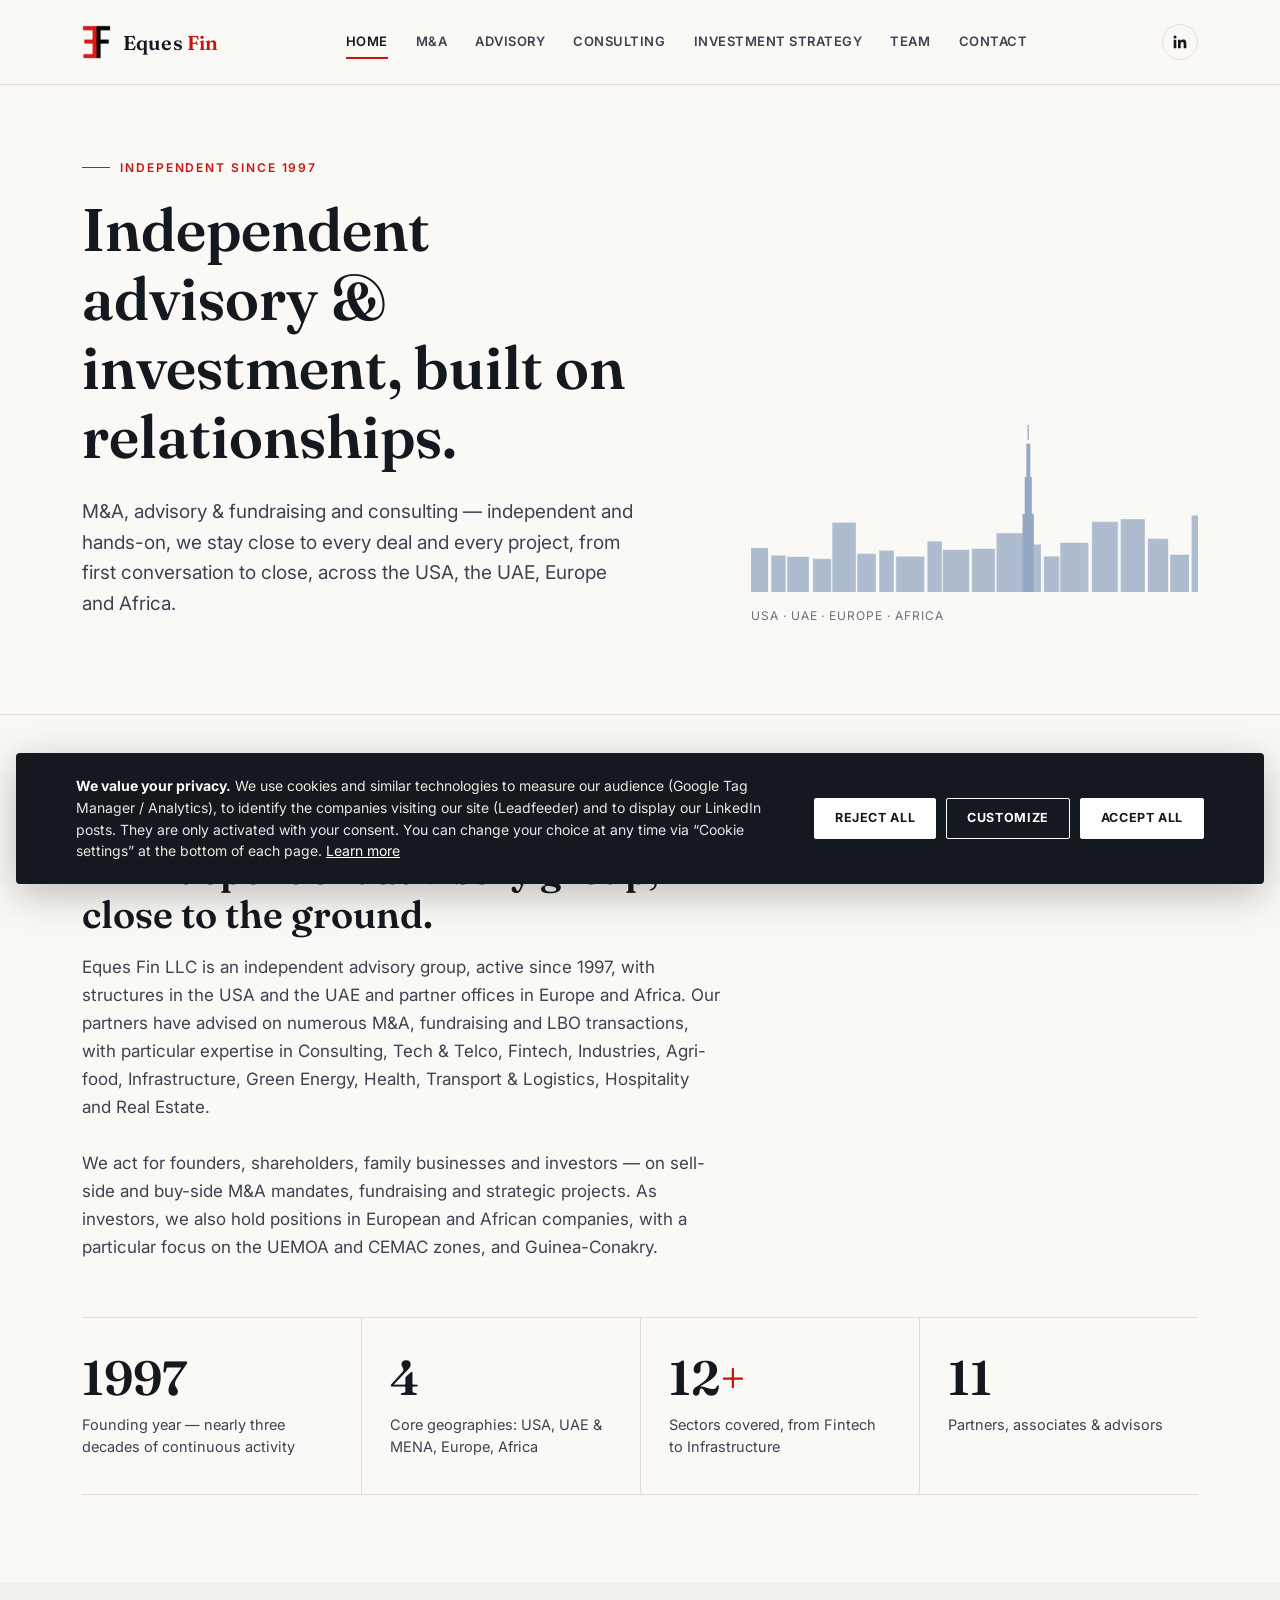
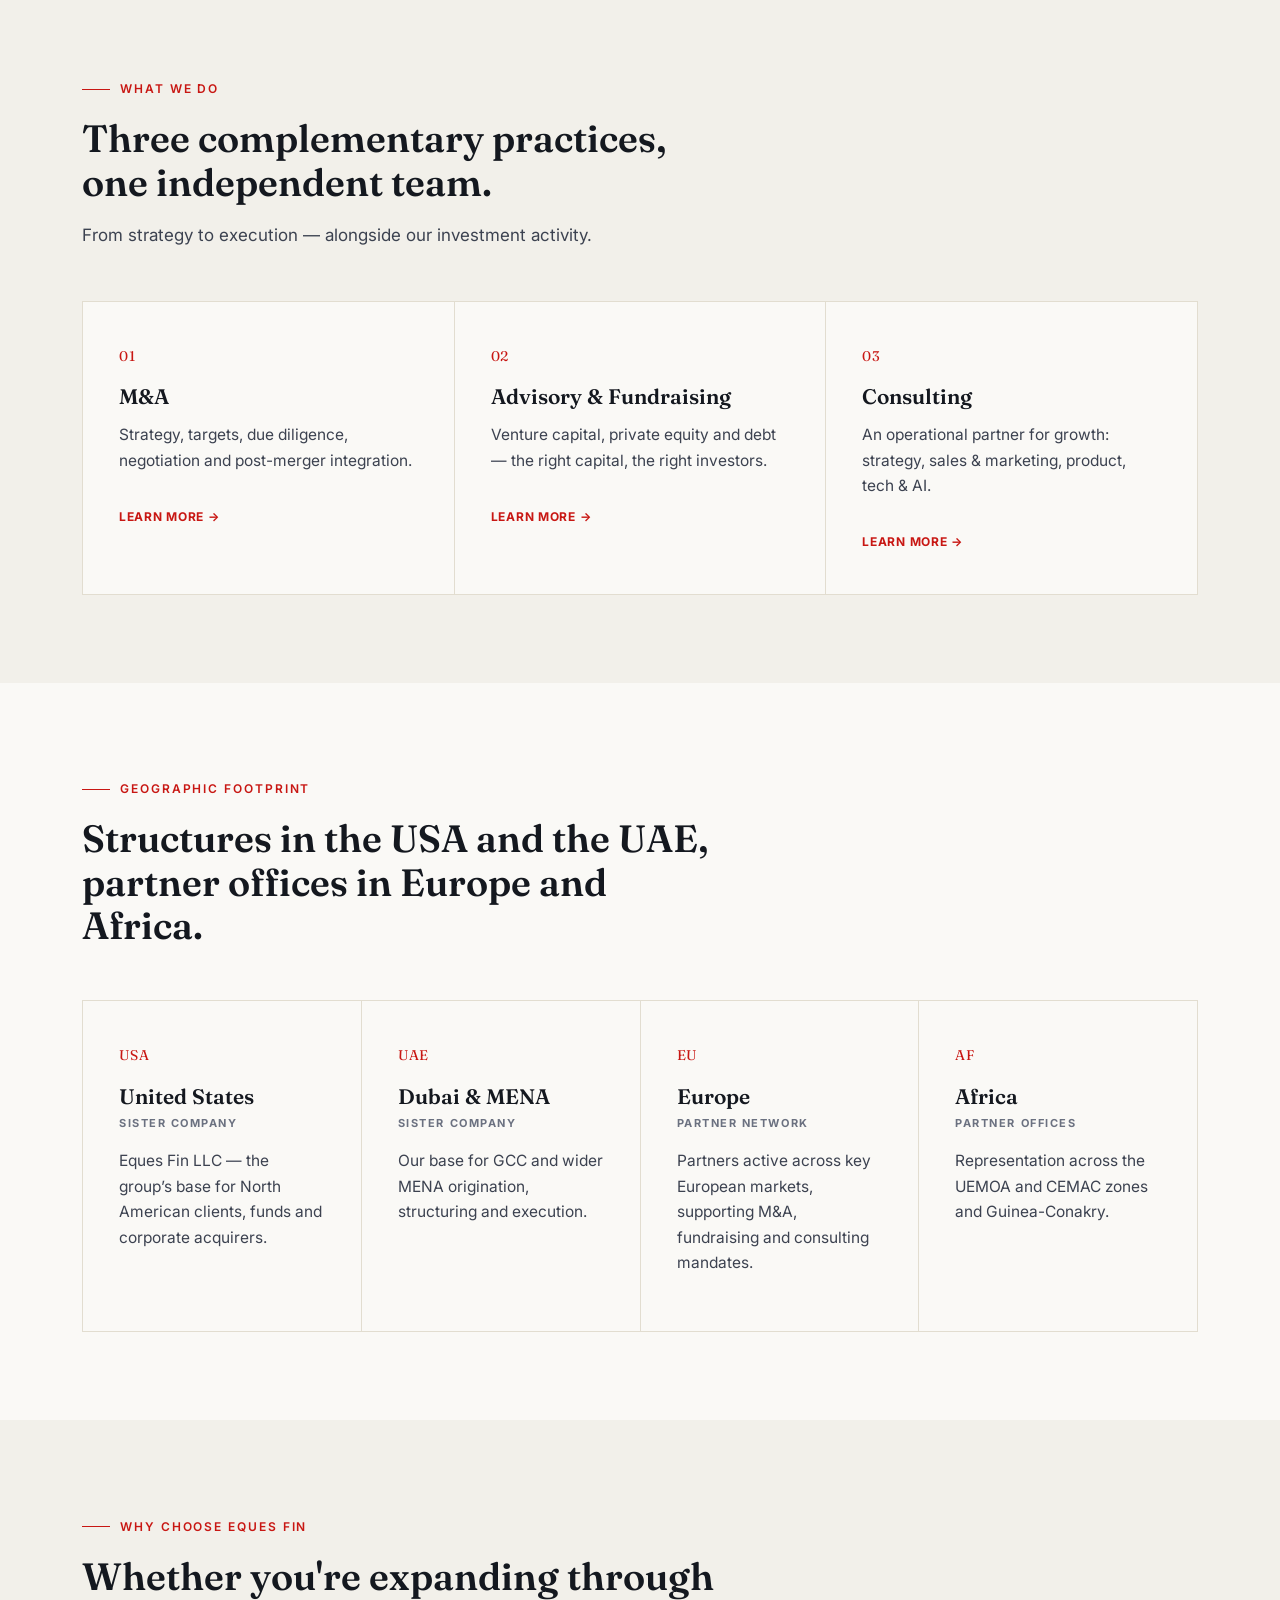
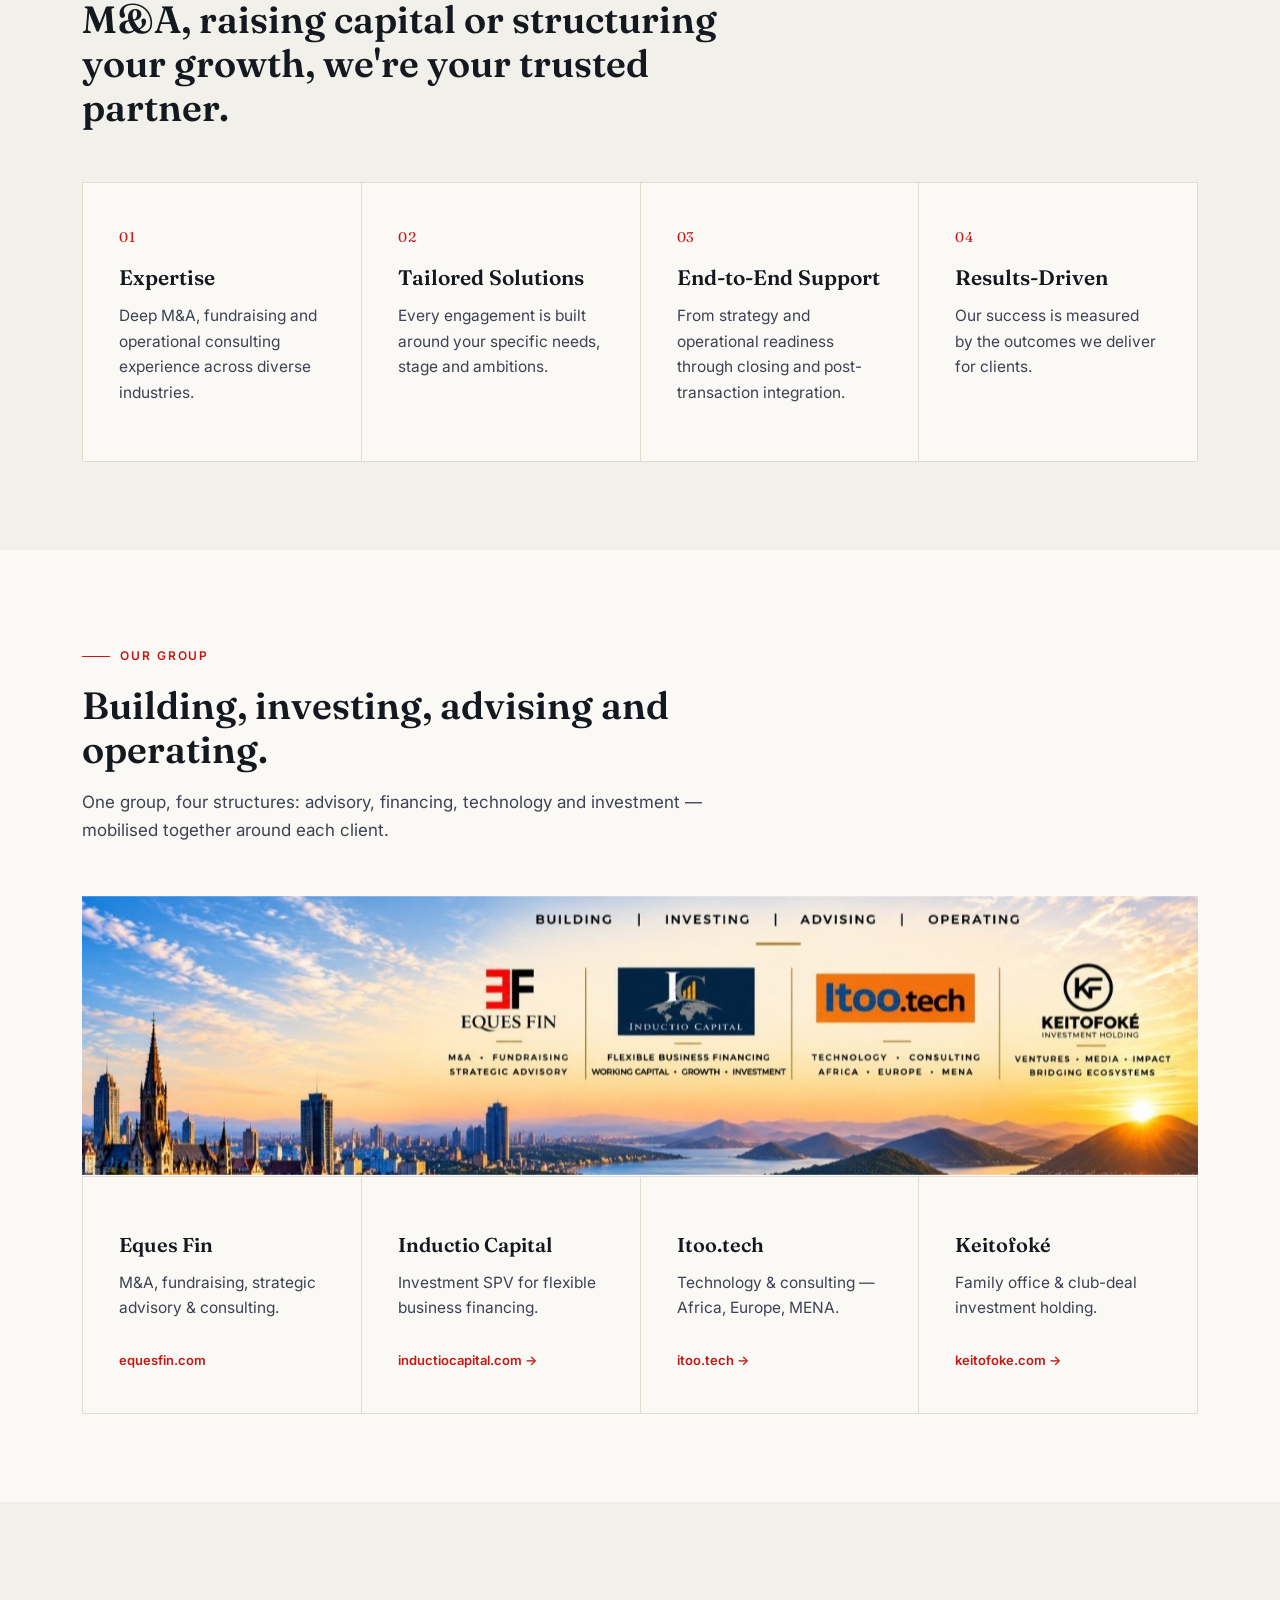
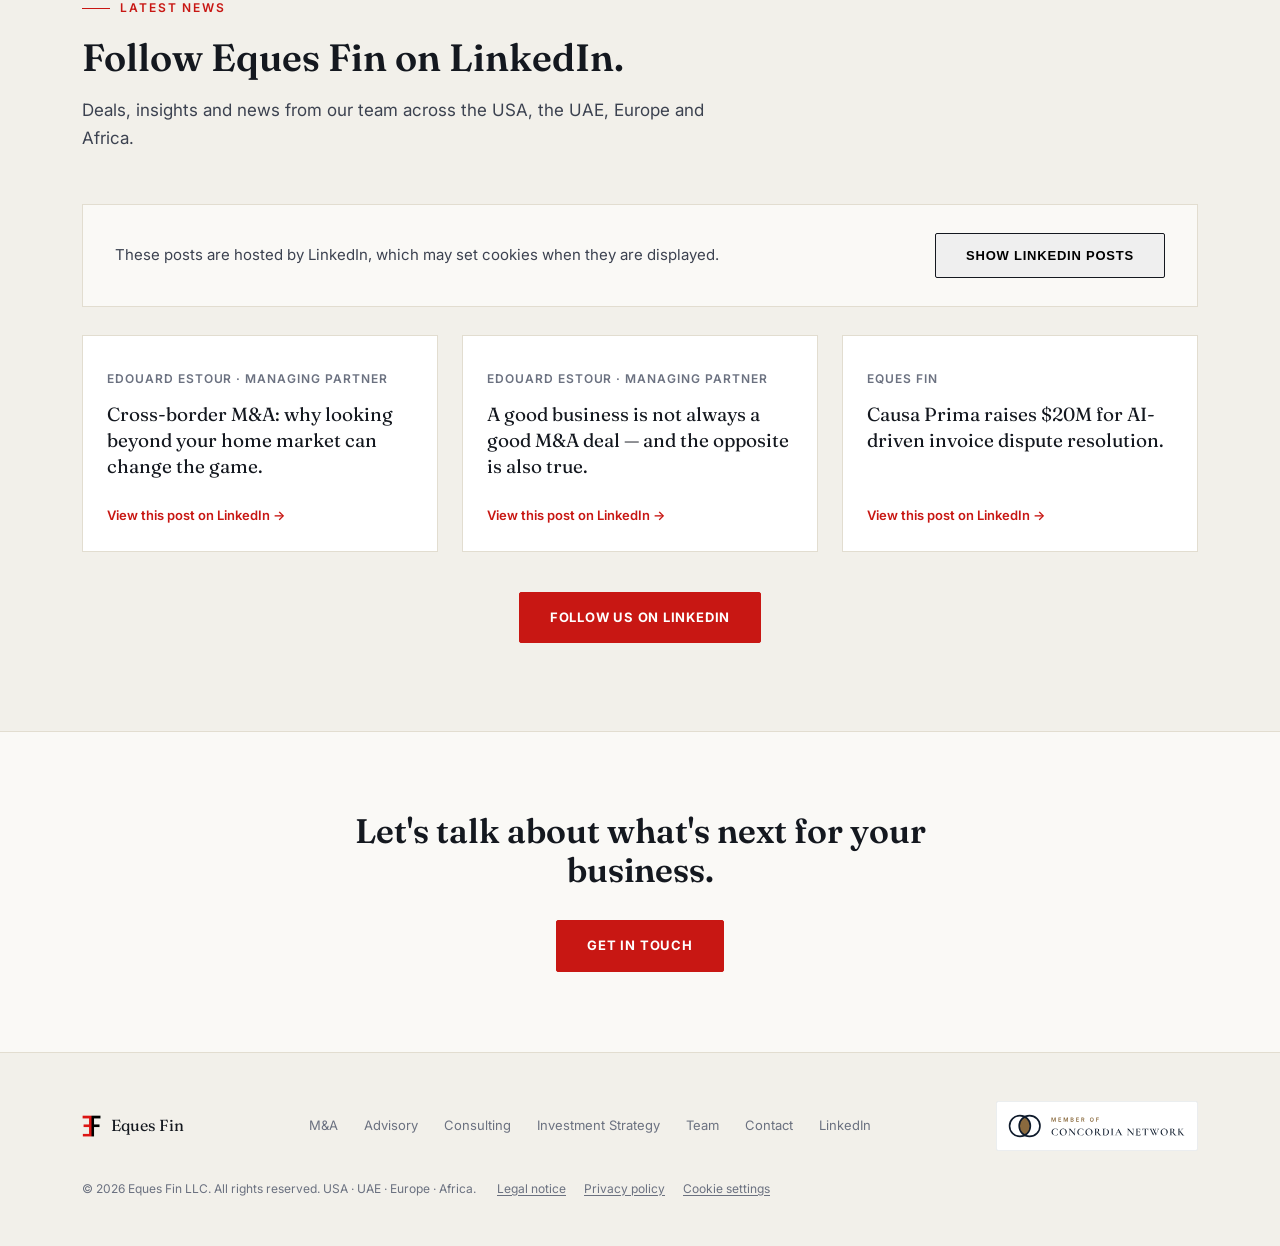
<file: index.html>
<!doctype html>
<html lang="en">
<head>
<!-- Consent: Google Consent Mode v2 defaults (denied). GTM and Leadfeeder are only loaded by /assets/js/consent.js after opt-in. -->
<script>window.dataLayer=window.dataLayer||[];function gtag(){dataLayer.push(arguments);}
gtag('consent','default',{ad_storage:'denied',ad_user_data:'denied',ad_personalization:'denied',analytics_storage:'denied',functionality_storage:'granted',security_storage:'granted',wait_for_update:500});</script>
<script src="/assets/js/consent.js?v=20261022" defer></script>
<meta charset="UTF-8">
<meta name="viewport" content="width=device-width, initial-scale=1">
<title>Home | Eques Fin</title>
<meta name="description" content="Eques Fin is an independent advisory and investment group active since 1997 across the USA, the UAE, Europe and Africa — M&A, advisory & fundraising, consulting and investment.">
<link rel="canonical" href="https://equesfin.com/">
<meta property="og:type" content="website">
<meta property="og:site_name" content="Eques Fin">
<meta property="og:title" content="Home | Eques Fin">
<meta property="og:description" content="Eques Fin is an independent advisory and investment group active since 1997 across the USA, the UAE, Europe and Africa — M&A, advisory & fundraising, consulting and investment.">
<meta property="og:url" content="https://equesfin.com/">
<meta property="og:image" content="https://equesfin.com/assets/img/group-banner.jpg">
<meta name="twitter:card" content="summary_large_image">
<link rel="icon" href="/assets/img/logo_icon.png">
<link rel="preconnect" href="https://fonts.googleapis.com"><link rel="preconnect" href="https://fonts.gstatic.com" crossorigin><link href="https://fonts.googleapis.com/css2?family=Fraunces:opsz,wght@9..144,500;9..144,600;9..144,650&family=Inter:wght@400;500;600;700&display=swap" rel="stylesheet">
<link rel="stylesheet" href="/assets/css/style.css?v=20261022">
<script type="application/ld+json">
{"@context":"https://schema.org","@type":"Organization","name":"Eques Fin LLC","url":"https://www.equesfin.com","logo":"https://www.equesfin.com/assets/img/logo_icon.png","foundingDate":"1997","description":"Independent advisory group active since 1997 across the USA, the UAE, Europe and Africa: M&A, advisory & fundraising, consulting and investment.","areaServed":["United States","United Arab Emirates","Europe","Africa"],"sameAs":["https://www.linkedin.com/company/equesfin/"]}
</script>
</head>
<body>
<header class="site-nav">
  <div class="wrap">
    <a class="brand" href="/">
      <img src="/assets/img/logo_icon.png" alt="Eques Fin">
      <span class="brand-word">Eques <b>Fin</b></span>
    </a>
    <nav class="nav-links" id="navLinks">
      <a href="/" class="active">Home</a>
      <a href="/m-a" class="">M&amp;A</a>
      <a href="/advisory" class="">Advisory</a>
      <a href="/consulting" class="">Consulting</a>
      <a href="/investment-strategy" class="">Investment Strategy</a>
      <a href="/team" class="">Team</a>
      <a href="/contact" class="">Contact</a>
    </nav>
    <a class="nav-li" href="https://www.linkedin.com/company/equesfin/" target="_blank" rel="noopener" aria-label="Eques Fin on LinkedIn"><svg width="18" height="18" viewBox="0 0 24 24" fill="currentColor" aria-hidden="true"><path d="M20.45 20.45h-3.56v-5.57c0-1.33-.02-3.04-1.85-3.04-1.85 0-2.14 1.45-2.14 2.94v5.67H9.34V9h3.42v1.56h.05c.48-.9 1.64-1.85 3.38-1.85 3.6 0 4.27 2.37 4.27 5.46v6.28zM5.34 7.43a2.06 2.06 0 1 1 0-4.12 2.06 2.06 0 0 1 0 4.12zM7.12 20.45H3.56V9h3.56v11.45z"/></svg></a>
    <button class="nav-toggle" id="navToggle" aria-label="Menu"><span></span><span></span><span></span></button>
  </div>
</header>

<section class="hero with-image">
  <div class="wrap hero-grid">
    <div>
      <p class="eyebrow">Independent since 1997</p>
      <h1>Independent advisory &amp; investment, built on relationships.</h1>
      <p class="lede">M&amp;A, advisory &amp; fundraising and consulting &mdash; independent and hands-on, we stay close to every deal and every project, from first conversation to close, across the USA, the UAE, Europe and Africa.</p>
    </div>
    <div class="hero-figure">
      <img src="/assets/img/skyline.png" alt="City skyline">
      <p class="cap">USA &middot; UAE &middot; Europe &middot; Africa</p>
    </div>
  </div>
</section>

<section>
  <div class="wrap">
    <div class="section-head">
      <p class="eyebrow">Who we are</p>
      <h2>An independent advisory group, close to the ground.</h2>
      <p class="sub">Eques Fin LLC is an independent advisory group, active since 1997, with structures in the USA and the UAE and partner offices in Europe and Africa. Our partners have advised on numerous M&amp;A, fundraising and LBO transactions, with particular expertise in Consulting, Tech &amp; Telco, Fintech, Industries, Agri-food, Infrastructure, Green Energy, Health, Transport &amp; Logistics, Hospitality and Real Estate.</p>
    </div>
    <p class="sub" style="max-width:640px;margin-top:-24px;color:var(--ink-soft);font-size:17px;">We act for founders, shareholders, family businesses and investors &mdash; on sell-side and buy-side M&amp;A mandates, fundraising and strategic projects. As investors, we also hold positions in European and African companies, with a particular focus on the UEMOA and CEMAC zones, and Guinea-Conakry.</p>

    <div class="stats" style="margin-top:56px;">
      <div class="stat"><div class="big">1997</div><p>Founding year &mdash; nearly three decades of continuous activity</p></div>
      <div class="stat"><div class="big">4</div><p>Core geographies: USA, UAE &amp; MENA, Europe, Africa</p></div>
      <div class="stat"><div class="big">12<em>+</em></div><p>Sectors covered, from Fintech to Infrastructure</p></div>
      <div class="stat"><div class="big">11</div><p>Partners, associates &amp; advisors</p></div>
    </div>
  </div>
</section>

<section class="alt">
  <div class="wrap">
    <div class="section-head">
      <p class="eyebrow">What we do</p>
      <h2>Three complementary practices, one independent team.</h2>
      <p class="sub">From strategy to execution &mdash; alongside our investment activity.</p>
    </div>
    <div class="grid-cards cols-3">
      <a class="card" href="/m-a">
        <span class="num">01</span>
        <h3>M&amp;A</h3>
        <p>Strategy, targets, due diligence, negotiation and post-merger integration.</p>
        <span class="more">Learn more &rarr;</span>
      </a>
      <a class="card" href="/advisory">
        <span class="num">02</span>
        <h3>Advisory &amp; Fundraising</h3>
        <p>Venture capital, private equity and debt &mdash; the right capital, the right investors.</p>
        <span class="more">Learn more &rarr;</span>
      </a>
      <a class="card" href="/consulting">
        <span class="num">03</span>
        <h3>Consulting</h3>
        <p>An operational partner for growth: strategy, sales &amp; marketing, product, tech &amp; AI.</p>
        <span class="more">Learn more &rarr;</span>
      </a>
    </div>
  </div>
</section>

<section>
  <div class="wrap">
    <div class="section-head">
      <p class="eyebrow">Geographic footprint</p>
      <h2>Structures in the USA and the UAE, partner offices in Europe and Africa.</h2>
    </div>
    <div class="grid-cards cols-4 geo">
      <div class="card">
        <span class="num">USA</span>
        <h3>United States</h3>
        <span class="kind">Sister company</span>
        <p>Eques Fin LLC &mdash; the group&rsquo;s base for North American clients, funds and corporate acquirers.</p>
      </div>
      <div class="card">
        <span class="num">UAE</span>
        <h3>Dubai &amp; MENA</h3>
        <span class="kind">Sister company</span>
        <p>Our base for GCC and wider MENA origination, structuring and execution.</p>
      </div>
      <div class="card">
        <span class="num">EU</span>
        <h3>Europe</h3>
        <span class="kind">Partner network</span>
        <p>Partners active across key European markets, supporting M&amp;A, fundraising and consulting mandates.</p>
      </div>
      <div class="card">
        <span class="num">AF</span>
        <h3>Africa</h3>
        <span class="kind">Partner offices</span>
        <p>Representation across the UEMOA and CEMAC zones and Guinea-Conakry.</p>
      </div>
    </div>
  </div>
</section>

<section class="alt">
  <div class="wrap">
    <div class="section-head">
      <p class="eyebrow">Why choose Eques Fin</p>
      <h2>Whether you're expanding through M&amp;A, raising capital or structuring your growth, we're your trusted partner.</h2>
    </div>
    <div class="grid-cards cols-4">
      <div class="card">
        <span class="num">01</span>
        <h3>Expertise</h3>
        <p>Deep M&amp;A, fundraising and operational consulting experience across diverse industries.</p>
      </div>
      <div class="card">
        <span class="num">02</span>
        <h3>Tailored Solutions</h3>
        <p>Every engagement is built around your specific needs, stage and ambitions.</p>
      </div>
      <div class="card">
        <span class="num">03</span>
        <h3>End-to-End Support</h3>
        <p>From strategy and operational readiness through closing and post-transaction integration.</p>
      </div>
      <div class="card">
        <span class="num">04</span>
        <h3>Results-Driven</h3>
        <p>Our success is measured by the outcomes we deliver for clients.</p>
      </div>
    </div>
  </div>
</section>

<section class="group">
  <div class="wrap">
    <div class="section-head">
      <p class="eyebrow">Our group</p>
      <h2>Building, investing, advising and operating.</h2>
      <p class="sub">One group, four structures: advisory, financing, technology and investment &mdash; mobilised together around each client.</p>
    </div>
    <img class="group-banner" src="/assets/img/group-banner.jpg" alt="Eques Fin, Inductio Capital, Itoo.tech and Keitofoké">
    <div class="grid-cards cols-4">
      <div class="card">
        <h3>Eques Fin</h3>
        <p>M&amp;A, fundraising, strategic advisory &amp; consulting.</p>
        <a class="site" href="https://www.equesfin.com">equesfin.com</a>
      </div>
      <div class="card">
        <h3>Inductio Capital</h3>
        <p>Investment SPV for flexible business financing.</p>
        <a class="site" href="https://www.inductiocapital.com" target="_blank" rel="noopener">inductiocapital.com &rarr;</a>
      </div>
      <div class="card">
        <h3>Itoo.tech</h3>
        <p>Technology &amp; consulting &mdash; Africa, Europe, MENA.</p>
        <a class="site" href="https://www.itoo.tech" target="_blank" rel="noopener">itoo.tech &rarr;</a>
      </div>
      <div class="card">
        <h3>Keitofok&eacute;</h3>
        <p>Family office &amp; club-deal investment holding.</p>
        <a class="site" href="https://www.keitofoke.com" target="_blank" rel="noopener">keitofoke.com &rarr;</a>
      </div>
    </div>
  </div>
</section>

<section class="alt linkedin-feed" id="linkedin">
  <div class="wrap">
    <div class="section-head">
      <p class="eyebrow">Latest news</p>
      <h2>Follow Eques Fin on LinkedIn.</h2>
      <p class="sub">Deals, insights and news from our team across the USA, the UAE, Europe and Africa.</p>
    </div>
    <div class="li-consent" hidden>
      <p>These posts are hosted by LinkedIn, which may set cookies when they are displayed.</p>
      <button type="button" class="btn" data-li-load>Show LinkedIn posts</button>
    </div>
    <div class="li-grid">
      <div class="li-post" data-li-urn="urn:li:activity:7518970971459059712">
        <div class="li-teaser"><span class="li-author">Edouard Estour &middot; Managing Partner</span><p>Cross-border M&amp;A: why looking beyond your home market can change the game.</p></div>
        <a class="li-fallback" href="https://www.linkedin.com/feed/update/urn:li:activity:7518970971459059712" target="_blank" rel="noopener">View this post on LinkedIn &rarr;</a>
      </div>
      <div class="li-post" data-li-urn="urn:li:activity:7516774988008275968">
        <div class="li-teaser"><span class="li-author">Edouard Estour &middot; Managing Partner</span><p>A good business is not always a good M&amp;A deal &mdash; and the opposite is also true.</p></div>
        <a class="li-fallback" href="https://www.linkedin.com/feed/update/urn:li:activity:7516774988008275968" target="_blank" rel="noopener">View this post on LinkedIn &rarr;</a>
      </div>
      <div class="li-post" data-li-urn="urn:li:activity:7516375061646303233">
        <div class="li-teaser"><span class="li-author">Eques Fin</span><p>Causa Prima raises $20M for AI-driven invoice dispute resolution.</p></div>
        <a class="li-fallback" href="https://www.linkedin.com/feed/update/urn:li:activity:7516375061646303233" target="_blank" rel="noopener">View this post on LinkedIn &rarr;</a>
      </div>
    </div>
    <div class="li-follow">
      <a class="btn primary" href="https://www.linkedin.com/company/equesfin/" target="_blank" rel="noopener">Follow us on LinkedIn</a>
    </div>
  </div>
</section>
<script>
/* LinkedIn posts: loaded only with marketing consent, or when the visitor clicks "Show LinkedIn posts". */
(function(){
  var sec=document.getElementById('linkedin'); if(!sec) return;
  var box=sec.querySelector('.li-consent'), done=false;
  function consented(){
    try{var m=document.cookie.match(/(?:^|;\s*)eqf_consent=([^;]*)/);return !!(m&&JSON.parse(decodeURIComponent(m[1])).marketing);}catch(e){return false;}
  }
  function load(){
    if(done) return; done=true; box.hidden=true; sec.classList.add('li-loaded');
    sec.querySelectorAll('.li-post').forEach(function(d){
      var f=document.createElement('iframe');
      f.src='https://www.linkedin.com/embed/feed/update/'+d.getAttribute('data-li-urn');
      f.title='Eques Fin LinkedIn post'; f.loading='lazy'; f.setAttribute('frameborder','0'); f.setAttribute('allowfullscreen','');
      d.insertBefore(f,d.firstChild);
    });
  }
  if(consented()) load(); else box.hidden=false;
  sec.querySelector('[data-li-load]').addEventListener('click',load);
  document.addEventListener('eqf:consent',function(e){ if(e.detail&&e.detail.marketing) load(); });
})();
</script>

<section class="cta-band">
  <div class="wrap">
    <h2>Let's talk about what's next for your business.</h2>
    <a class="btn primary" href="/contact">Get in touch</a>
  </div>
</section>
<footer>
  <div class="wrap footer-grid">
    <div class="footer-brand">
      <img src="/assets/img/logo_icon.png" alt="Eques Fin">
      Eques Fin
    </div>
    <div class="footer-links">
      <a href="/m-a">M&amp;A</a>
      <a href="/advisory">Advisory</a>
      <a href="/consulting">Consulting</a>
      <a href="/investment-strategy">Investment Strategy</a>
      <a href="/team">Team</a>
      <a href="/contact">Contact</a>
      <a href="https://www.linkedin.com/company/equesfin/" target="_blank" rel="noopener">LinkedIn</a>
    </div>
    <a class="footer-member" href="https://www.concordia-network.com" target="_blank" rel="noopener"><img src="/assets/img/concordia-member-light.svg" alt="Member of Concordia Network" width="200" height="50"></a>
    <div class="footer-copy">&copy; 2026 Eques Fin LLC. All rights reserved. USA &middot; UAE &middot; Europe &middot; Africa.
      <span class="footer-legal"><a href="/legal-notice">Legal notice</a><a href="/privacy-policy">Privacy policy</a><a href="/privacy-policy#cookies" data-cookie-settings>Cookie settings</a></span></div>
  </div>
</footer>
<script>
  var t=document.getElementById('navToggle'), n=document.getElementById('navLinks');
  if(t){t.addEventListener('click',function(){n.classList.toggle('open');});}
</script>
</body>
</html>
</file>
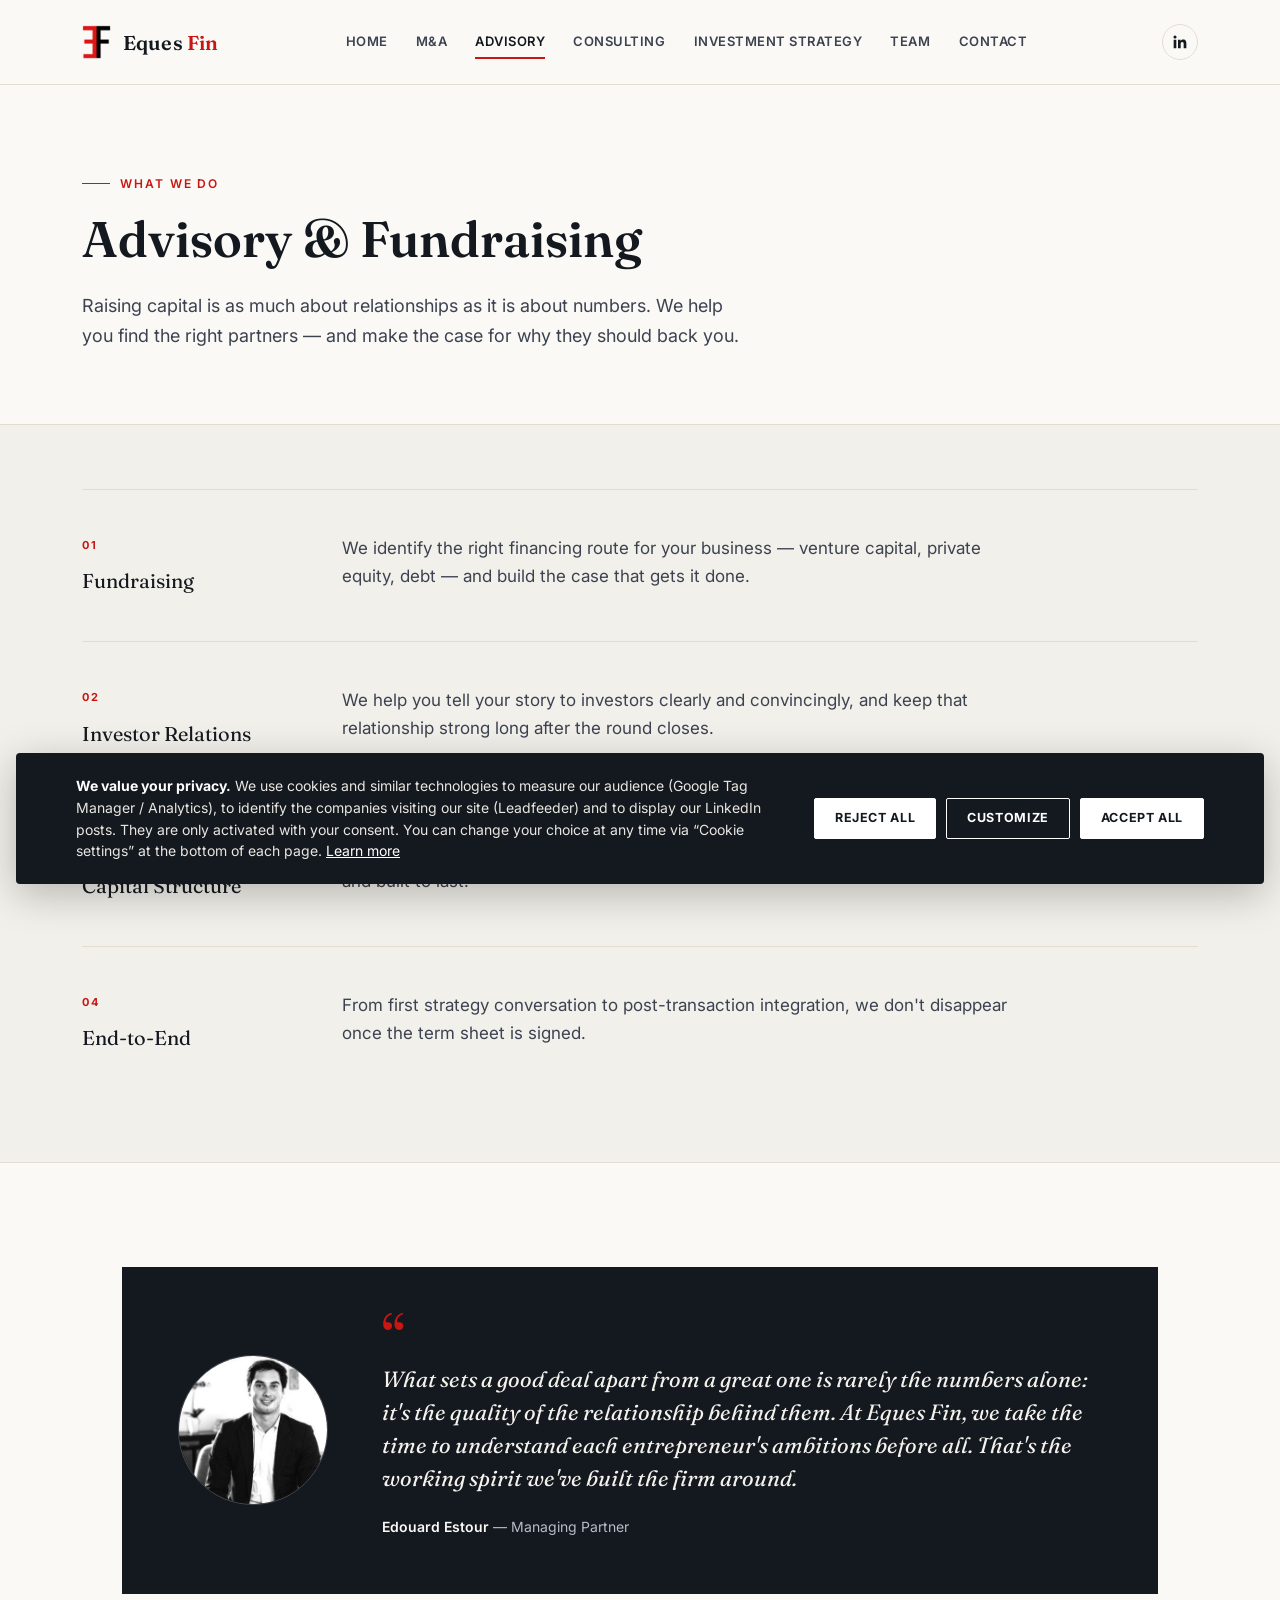
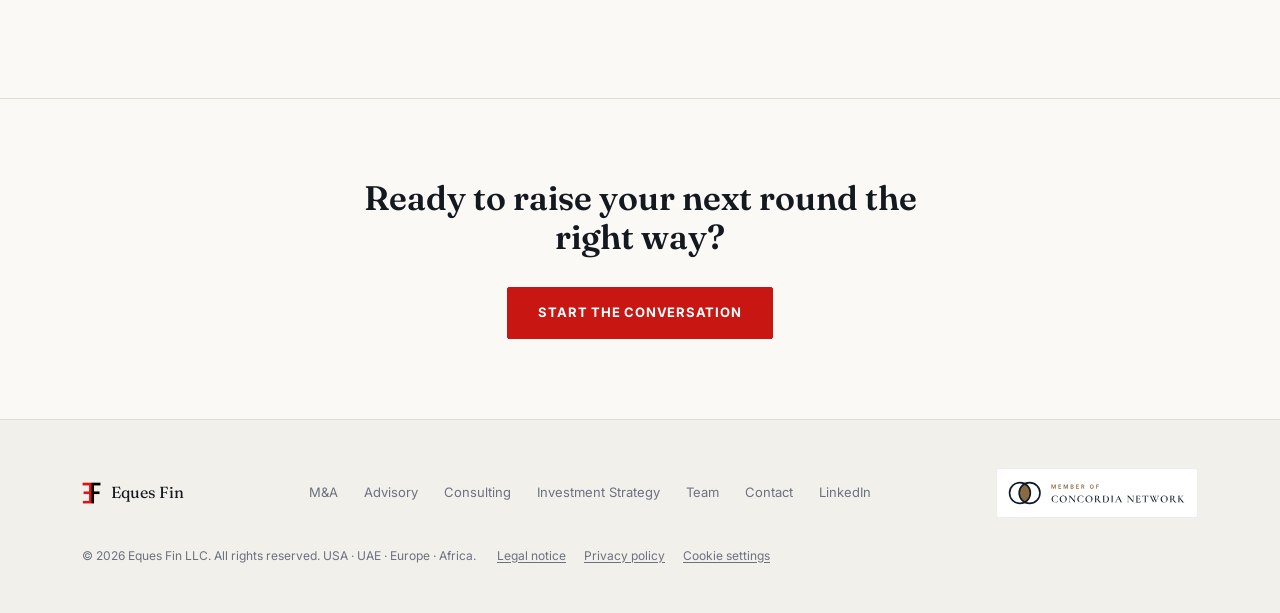
<file: advisory/index.html>
<!doctype html>
<html lang="en">
<head>
<!-- Consent: Google Consent Mode v2 defaults (denied). GTM and Leadfeeder are only loaded by /assets/js/consent.js after opt-in. -->
<script>window.dataLayer=window.dataLayer||[];function gtag(){dataLayer.push(arguments);}
gtag('consent','default',{ad_storage:'denied',ad_user_data:'denied',ad_personalization:'denied',analytics_storage:'denied',functionality_storage:'granted',security_storage:'granted',wait_for_update:500});</script>
<script src="/assets/js/consent.js?v=20261022" defer></script>
<meta charset="UTF-8">
<meta name="viewport" content="width=device-width, initial-scale=1">
<title>Advisory | Eques Fin</title>
<meta name="description" content="Eques Fin helps entrepreneurs raise capital, manage investor relations and structure their business for the long term.">
<link rel="canonical" href="https://equesfin.com/advisory">
<meta property="og:type" content="website">
<meta property="og:site_name" content="Eques Fin">
<meta property="og:title" content="Advisory | Eques Fin">
<meta property="og:description" content="Eques Fin helps entrepreneurs raise capital, manage investor relations and structure their business for the long term.">
<meta property="og:url" content="https://equesfin.com/advisory">
<meta property="og:image" content="https://equesfin.com/assets/img/group-banner.jpg">
<meta name="twitter:card" content="summary_large_image">
<link rel="icon" href="/assets/img/logo_icon.png">
<link rel="preconnect" href="https://fonts.googleapis.com"><link rel="preconnect" href="https://fonts.gstatic.com" crossorigin><link href="https://fonts.googleapis.com/css2?family=Fraunces:opsz,wght@9..144,500;9..144,600;9..144,650&family=Inter:wght@400;500;600;700&display=swap" rel="stylesheet">
<link rel="stylesheet" href="/assets/css/style.css?v=20261022">
</head>
<body>
<header class="site-nav">
  <div class="wrap">
    <a class="brand" href="/">
      <img src="/assets/img/logo_icon.png" alt="Eques Fin">
      <span class="brand-word">Eques <b>Fin</b></span>
    </a>
    <nav class="nav-links" id="navLinks">
      <a href="/" class="">Home</a>
      <a href="/m-a" class="">M&amp;A</a>
      <a href="/advisory" class="active">Advisory</a>
      <a href="/consulting" class="">Consulting</a>
      <a href="/investment-strategy" class="">Investment Strategy</a>
      <a href="/team" class="">Team</a>
      <a href="/contact" class="">Contact</a>
    </nav>
    <a class="nav-li" href="https://www.linkedin.com/company/equesfin/" target="_blank" rel="noopener" aria-label="Eques Fin on LinkedIn"><svg width="18" height="18" viewBox="0 0 24 24" fill="currentColor" aria-hidden="true"><path d="M20.45 20.45h-3.56v-5.57c0-1.33-.02-3.04-1.85-3.04-1.85 0-2.14 1.45-2.14 2.94v5.67H9.34V9h3.42v1.56h.05c.48-.9 1.64-1.85 3.38-1.85 3.6 0 4.27 2.37 4.27 5.46v6.28zM5.34 7.43a2.06 2.06 0 1 1 0-4.12 2.06 2.06 0 0 1 0 4.12zM7.12 20.45H3.56V9h3.56v11.45z"/></svg></a>
    <button class="nav-toggle" id="navToggle" aria-label="Menu"><span></span><span></span><span></span></button>
  </div>
</header>

<section class="page-hero">
  <div class="wrap">
    <p class="eyebrow">What we do</p>
    <h1>Advisory &amp; Fundraising</h1>
    <p class="lede">Raising capital is as much about relationships as it is about numbers. We help you find the right partners &mdash; and make the case for why they should back you.</p>
  </div>
</section>

<section class="tight alt services-list">
  <div class="wrap">
    <div class="service-block">
      <div class="label"><span class="tag">01</span>Fundraising</div>
      <p>We identify the right financing route for your business &mdash; venture capital, private equity, debt &mdash; and build the case that gets it done.</p>
    </div>
    <div class="service-block">
      <div class="label"><span class="tag">02</span>Investor Relations</div>
      <p>We help you tell your story to investors clearly and convincingly, and keep that relationship strong long after the round closes.</p>
    </div>
    <div class="service-block">
      <div class="label"><span class="tag">03</span>Capital Structure</div>
      <p>We find the right balance between debt and equity to keep your business efficient and built to last.</p>
    </div>
    <div class="service-block">
      <div class="label"><span class="tag">04</span>End-to-End</div>
      <p>From first strategy conversation to post-transaction integration, we don't disappear once the term sheet is signed.</p>
    </div>
  </div>
</section>

<section>
  <div class="wrap">
    <figure class="quote-block">
      <img src="/assets/img/estour_bw.jpg" alt="Edouard Estour">
      <div>
        <span class="mark">&ldquo;</span>
        <blockquote>What sets a good deal apart from a great one is rarely the numbers alone: it's the quality of the relationship behind them. At Eques Fin, we take the time to understand each entrepreneur's ambitions before all. That's the working spirit we've built the firm around.</blockquote>
        <figcaption><b>Edouard Estour</b> &mdash; Managing Partner</figcaption>
      </div>
    </figure>
  </div>
</section>

<section class="cta-band">
  <div class="wrap">
    <h2>Ready to raise your next round the right way?</h2>
    <a class="btn primary" href="/contact">Start the conversation</a>
  </div>
</section>
<footer>
  <div class="wrap footer-grid">
    <div class="footer-brand">
      <img src="/assets/img/logo_icon.png" alt="Eques Fin">
      Eques Fin
    </div>
    <div class="footer-links">
      <a href="/m-a">M&amp;A</a>
      <a href="/advisory">Advisory</a>
      <a href="/consulting">Consulting</a>
      <a href="/investment-strategy">Investment Strategy</a>
      <a href="/team">Team</a>
      <a href="/contact">Contact</a>
      <a href="https://www.linkedin.com/company/equesfin/" target="_blank" rel="noopener">LinkedIn</a>
    </div>
    <a class="footer-member" href="https://www.concordia-network.com" target="_blank" rel="noopener"><img src="/assets/img/concordia-member-light.svg" alt="Member of Concordia Network" width="200" height="50"></a>
    <div class="footer-copy">&copy; 2026 Eques Fin LLC. All rights reserved. USA &middot; UAE &middot; Europe &middot; Africa.
      <span class="footer-legal"><a href="/legal-notice">Legal notice</a><a href="/privacy-policy">Privacy policy</a><a href="/privacy-policy#cookies" data-cookie-settings>Cookie settings</a></span></div>
  </div>
</footer>
<script>
  var t=document.getElementById('navToggle'), n=document.getElementById('navLinks');
  if(t){t.addEventListener('click',function(){n.classList.toggle('open');});}
</script>
</body>
</html>
</file>
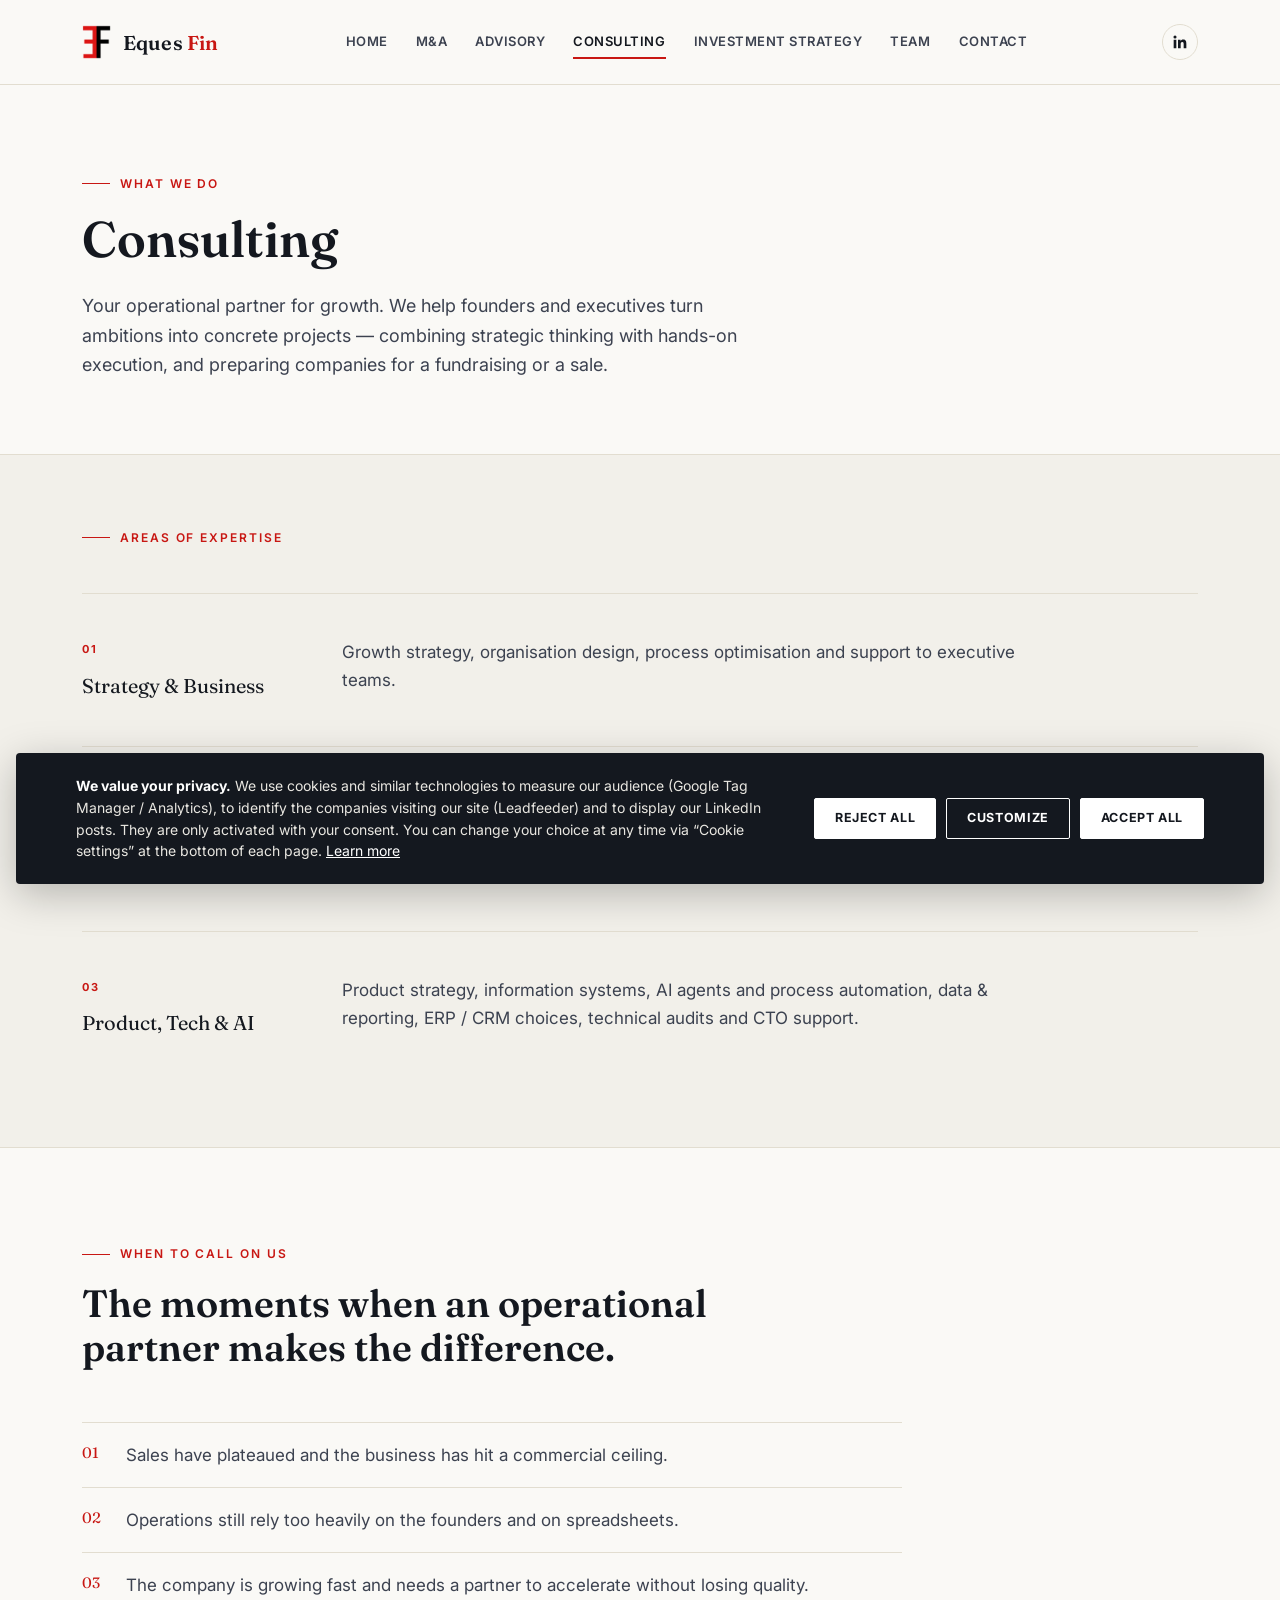
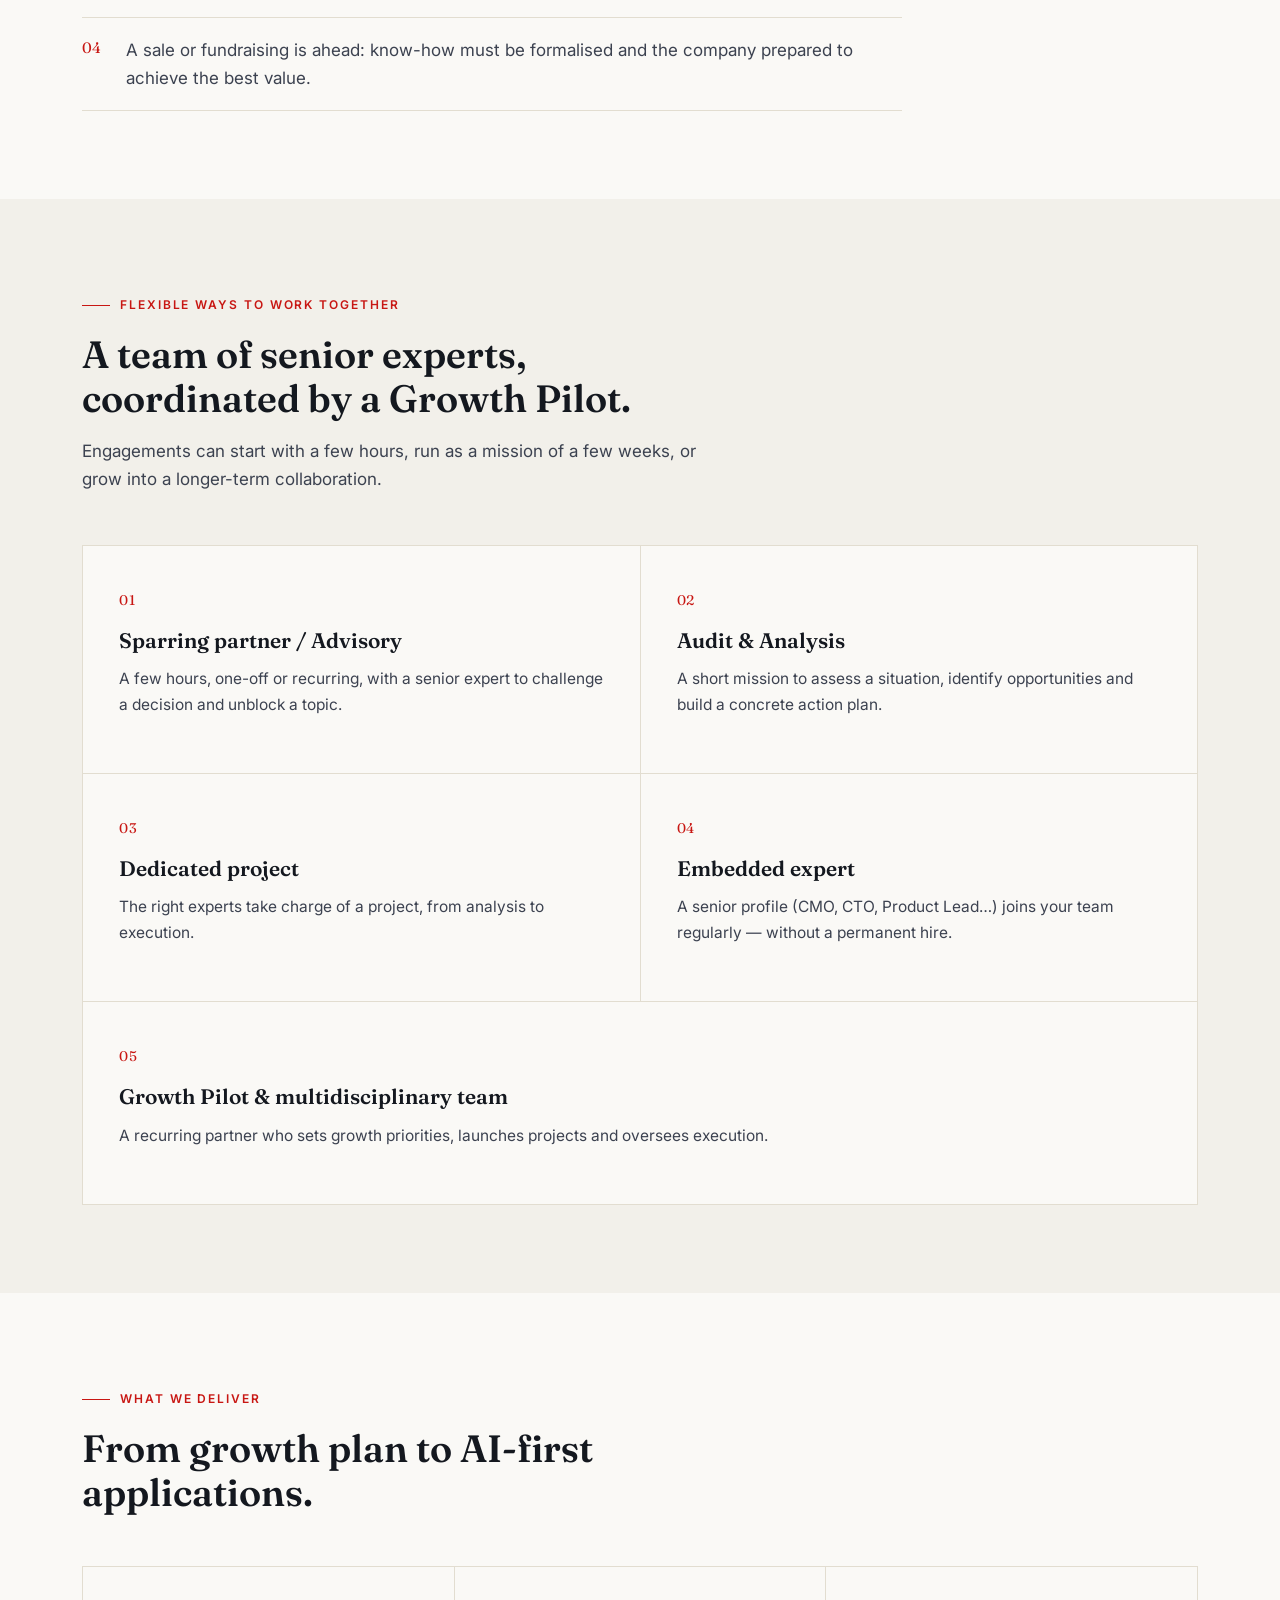
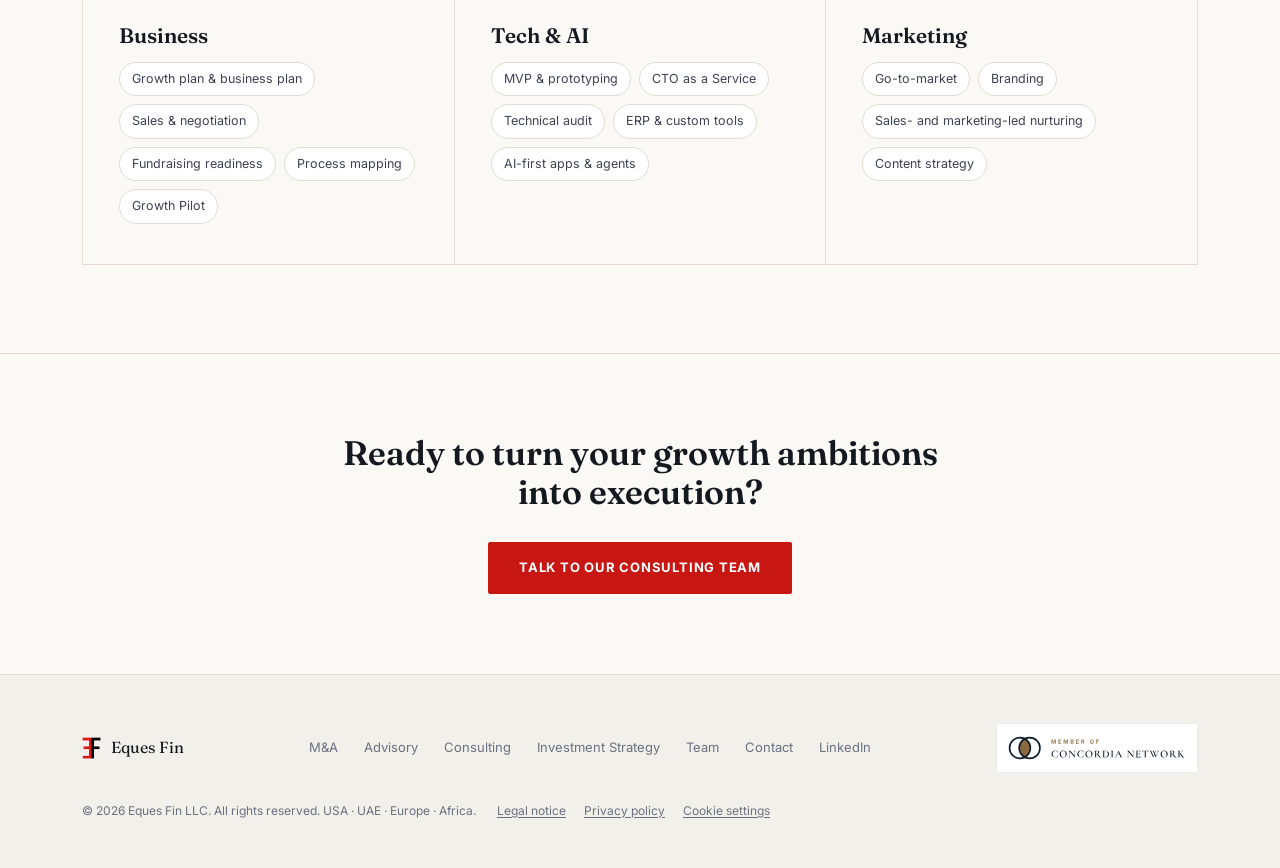
<file: consulting/index.html>
<!doctype html>
<html lang="en">
<head>
<!-- Consent: Google Consent Mode v2 defaults (denied). GTM and Leadfeeder are only loaded by /assets/js/consent.js after opt-in. -->
<script>window.dataLayer=window.dataLayer||[];function gtag(){dataLayer.push(arguments);}
gtag('consent','default',{ad_storage:'denied',ad_user_data:'denied',ad_personalization:'denied',analytics_storage:'denied',functionality_storage:'granted',security_storage:'granted',wait_for_update:500});</script>
<script src="/assets/js/consent.js?v=20261022" defer></script>
<meta charset="UTF-8">
<meta name="viewport" content="width=device-width, initial-scale=1">
<title>Consulting | Eques Fin</title>
<meta name="description" content="Eques Fin Consulting is an operational partner for growth: strategy & business, marketing, growth & sales, product, tech & AI — from a few hours of advisory to an embedded expert or Growth Pilot.">
<link rel="canonical" href="https://equesfin.com/consulting">
<meta property="og:type" content="website">
<meta property="og:site_name" content="Eques Fin">
<meta property="og:title" content="Consulting | Eques Fin">
<meta property="og:description" content="Eques Fin Consulting is an operational partner for growth: strategy & business, marketing, growth & sales, product, tech & AI — from a few hours of advisory to an embedded expert or Growth Pilot.">
<meta property="og:url" content="https://equesfin.com/consulting">
<meta property="og:image" content="https://equesfin.com/assets/img/group-banner.jpg">
<meta name="twitter:card" content="summary_large_image">
<link rel="icon" href="/assets/img/logo_icon.png">
<link rel="preconnect" href="https://fonts.googleapis.com"><link rel="preconnect" href="https://fonts.gstatic.com" crossorigin><link href="https://fonts.googleapis.com/css2?family=Fraunces:opsz,wght@9..144,500;9..144,600;9..144,650&family=Inter:wght@400;500;600;700&display=swap" rel="stylesheet">
<link rel="stylesheet" href="/assets/css/style.css?v=20261022">
</head>
<body>
<header class="site-nav">
  <div class="wrap">
    <a class="brand" href="/">
      <img src="/assets/img/logo_icon.png" alt="Eques Fin">
      <span class="brand-word">Eques <b>Fin</b></span>
    </a>
    <nav class="nav-links" id="navLinks">
      <a href="/" class="">Home</a>
      <a href="/m-a" class="">M&amp;A</a>
      <a href="/advisory" class="">Advisory</a>
      <a href="/consulting" class="active">Consulting</a>
      <a href="/investment-strategy" class="">Investment Strategy</a>
      <a href="/team" class="">Team</a>
      <a href="/contact" class="">Contact</a>
    </nav>
    <a class="nav-li" href="https://www.linkedin.com/company/equesfin/" target="_blank" rel="noopener" aria-label="Eques Fin on LinkedIn"><svg width="18" height="18" viewBox="0 0 24 24" fill="currentColor" aria-hidden="true"><path d="M20.45 20.45h-3.56v-5.57c0-1.33-.02-3.04-1.85-3.04-1.85 0-2.14 1.45-2.14 2.94v5.67H9.34V9h3.42v1.56h.05c.48-.9 1.64-1.85 3.38-1.85 3.6 0 4.27 2.37 4.27 5.46v6.28zM5.34 7.43a2.06 2.06 0 1 1 0-4.12 2.06 2.06 0 0 1 0 4.12zM7.12 20.45H3.56V9h3.56v11.45z"/></svg></a>
    <button class="nav-toggle" id="navToggle" aria-label="Menu"><span></span><span></span><span></span></button>
  </div>
</header>

<section class="page-hero">
  <div class="wrap">
    <p class="eyebrow">What we do</p>
    <h1>Consulting</h1>
    <p class="lede">Your operational partner for growth. We help founders and executives turn ambitions into concrete projects &mdash; combining strategic thinking with hands-on execution, and preparing companies for a fundraising or a sale.</p>
  </div>
</section>

<section class="tight alt services-list">
  <div class="wrap">
    <div class="section-head" style="margin-bottom:28px;">
      <p class="eyebrow">Areas of expertise</p>
    </div>
    <div class="service-block">
      <div class="label"><span class="tag">01</span>Strategy &amp; Business</div>
      <p>Growth strategy, organisation design, process optimisation and support to executive teams.</p>
    </div>
    <div class="service-block">
      <div class="label"><span class="tag">02</span>Marketing, Growth &amp; Sales</div>
      <p>Positioning, brand, acquisition, lead generation, sales strategy, marketing campaigns and automation.</p>
    </div>
    <div class="service-block">
      <div class="label"><span class="tag">03</span>Product, Tech &amp; AI</div>
      <p>Product strategy, information systems, AI agents and process automation, data &amp; reporting, ERP / CRM choices, technical audits and CTO support.</p>
    </div>
  </div>
</section>

<section>
  <div class="wrap">
    <div class="section-head">
      <p class="eyebrow">When to call on us</p>
      <h2>The moments when an operational partner makes the difference.</h2>
    </div>
    <ul class="when-list" style="max-width:820px;">
      <li><span>01</span>Sales have plateaued and the business has hit a commercial ceiling.</li>
      <li><span>02</span>Operations still rely too heavily on the founders and on spreadsheets.</li>
      <li><span>03</span>The company is growing fast and needs a partner to accelerate without losing quality.</li>
      <li><span>04</span>A sale or fundraising is ahead: know-how must be formalised and the company prepared to achieve the best value.</li>
    </ul>
  </div>
</section>

<section class="alt">
  <div class="wrap">
    <div class="section-head">
      <p class="eyebrow">Flexible ways to work together</p>
      <h2>A team of senior experts, coordinated by a Growth Pilot.</h2>
      <p class="sub">Engagements can start with a few hours, run as a mission of a few weeks, or grow into a longer-term collaboration.</p>
    </div>
    <div class="grid-cards">
      <div class="card"><span class="num">01</span><h3>Sparring partner / Advisory</h3><p>A few hours, one-off or recurring, with a senior expert to challenge a decision and unblock a topic.</p></div>
      <div class="card"><span class="num">02</span><h3>Audit &amp; Analysis</h3><p>A short mission to assess a situation, identify opportunities and build a concrete action plan.</p></div>
      <div class="card"><span class="num">03</span><h3>Dedicated project</h3><p>The right experts take charge of a project, from analysis to execution.</p></div>
      <div class="card"><span class="num">04</span><h3>Embedded expert</h3><p>A senior profile (CMO, CTO, Product Lead&hellip;) joins your team regularly &mdash; without a permanent hire.</p></div>
      <div class="card" style="grid-column:1/-1;"><span class="num">05</span><h3>Growth Pilot &amp; multidisciplinary team</h3><p>A recurring partner who sets growth priorities, launches projects and oversees execution.</p></div>
    </div>
  </div>
</section>

<section>
  <div class="wrap">
    <div class="section-head">
      <p class="eyebrow">What we deliver</p>
      <h2>From growth plan to AI-first applications.</h2>
    </div>
    <div class="grid-cards cols-3">
      <div class="card"><h3>Business</h3><div class="chips"><span>Growth plan &amp; business plan</span><span>Sales &amp; negotiation</span><span>Fundraising readiness</span><span>Process mapping</span><span>Growth Pilot</span></div></div>
      <div class="card"><h3>Tech &amp; AI</h3><div class="chips"><span>MVP &amp; prototyping</span><span>CTO as a Service</span><span>Technical audit</span><span>ERP &amp; custom tools</span><span>AI-first apps &amp; agents</span></div></div>
      <div class="card"><h3>Marketing</h3><div class="chips"><span>Go-to-market</span><span>Branding</span><span>Sales- and marketing-led nurturing</span><span>Content strategy</span></div></div>
    </div>
  </div>
</section>

<section class="cta-band">
  <div class="wrap">
    <h2>Ready to turn your growth ambitions into execution?</h2>
    <a class="btn primary" href="/contact">Talk to our consulting team</a>
  </div>
</section>
<footer>
  <div class="wrap footer-grid">
    <div class="footer-brand">
      <img src="/assets/img/logo_icon.png" alt="Eques Fin">
      Eques Fin
    </div>
    <div class="footer-links">
      <a href="/m-a">M&amp;A</a>
      <a href="/advisory">Advisory</a>
      <a href="/consulting">Consulting</a>
      <a href="/investment-strategy">Investment Strategy</a>
      <a href="/team">Team</a>
      <a href="/contact">Contact</a>
      <a href="https://www.linkedin.com/company/equesfin/" target="_blank" rel="noopener">LinkedIn</a>
    </div>
    <a class="footer-member" href="https://www.concordia-network.com" target="_blank" rel="noopener"><img src="/assets/img/concordia-member-light.svg" alt="Member of Concordia Network" width="200" height="50"></a>
    <div class="footer-copy">&copy; 2026 Eques Fin LLC. All rights reserved. USA &middot; UAE &middot; Europe &middot; Africa.
      <span class="footer-legal"><a href="/legal-notice">Legal notice</a><a href="/privacy-policy">Privacy policy</a><a href="/privacy-policy#cookies" data-cookie-settings>Cookie settings</a></span></div>
  </div>
</footer>
<script>
  var t=document.getElementById('navToggle'), n=document.getElementById('navLinks');
  if(t){t.addEventListener('click',function(){n.classList.toggle('open');});}
</script>
</body>
</html>
</file>
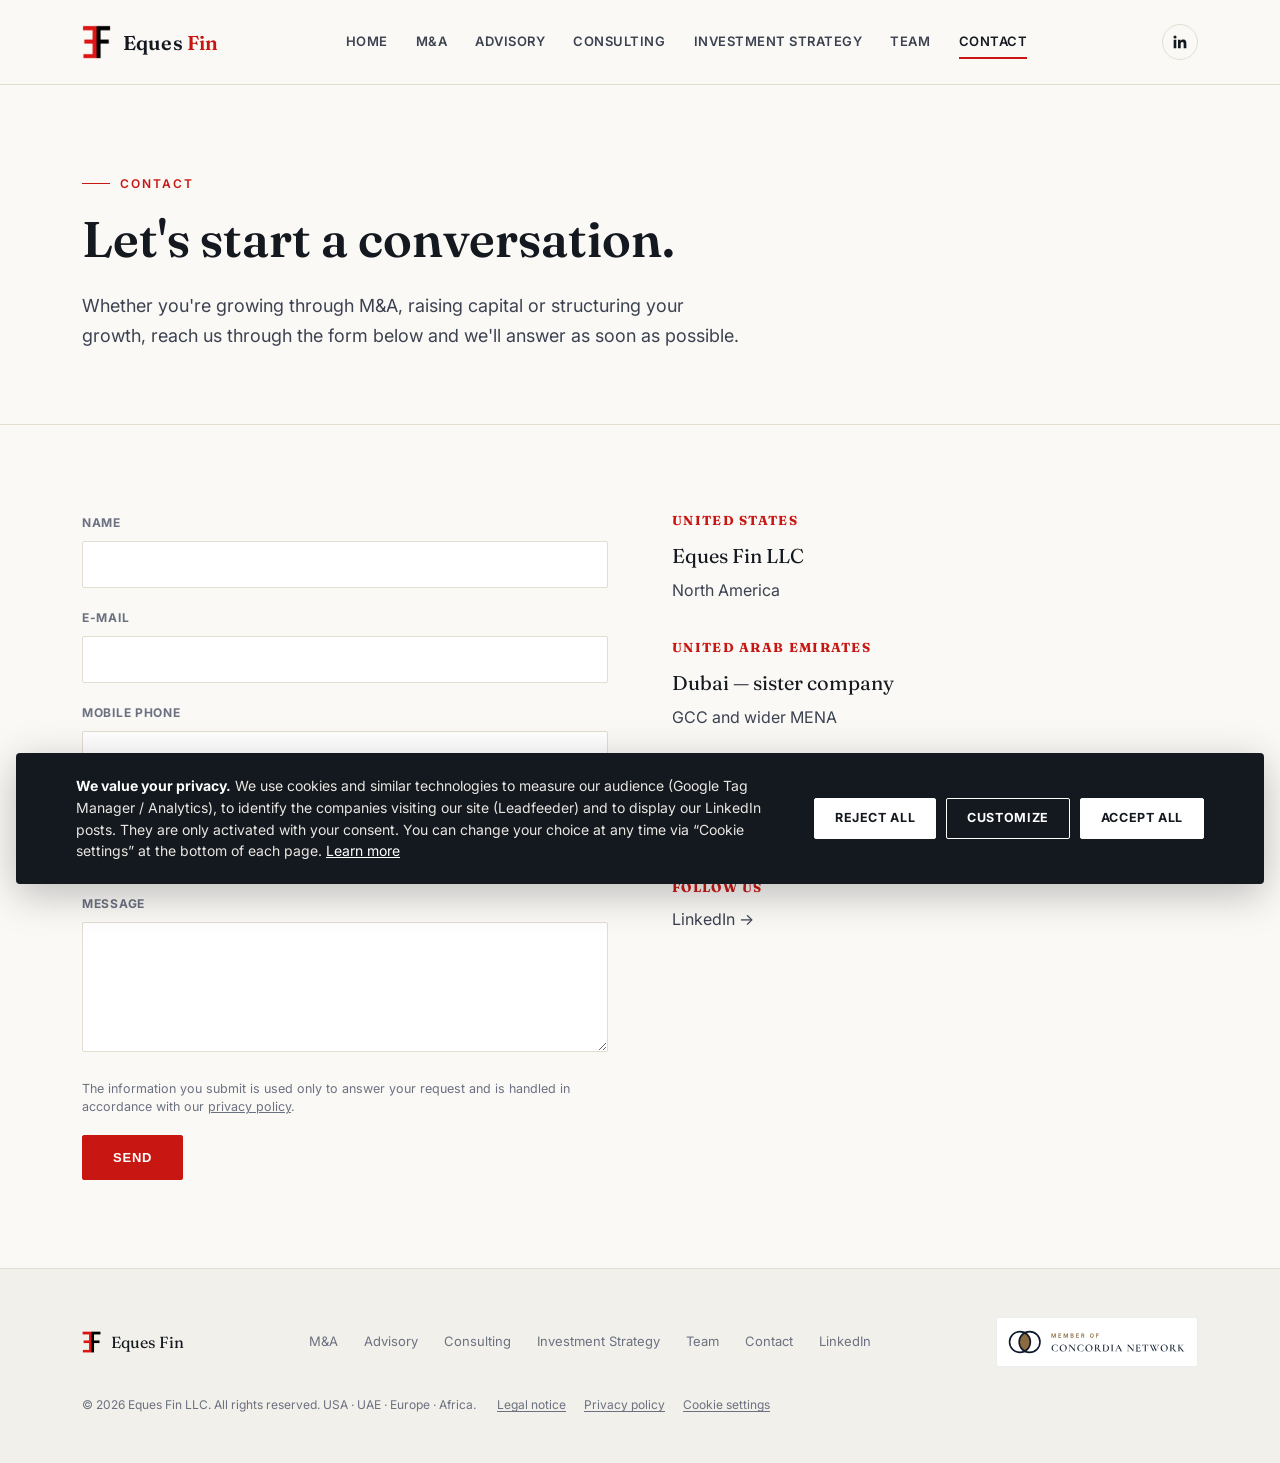
<file: contact/index.html>
<!doctype html>
<html lang="en">
<head>
<!-- Consent: Google Consent Mode v2 defaults (denied). GTM and Leadfeeder are only loaded by /assets/js/consent.js after opt-in. -->
<script>window.dataLayer=window.dataLayer||[];function gtag(){dataLayer.push(arguments);}
gtag('consent','default',{ad_storage:'denied',ad_user_data:'denied',ad_personalization:'denied',analytics_storage:'denied',functionality_storage:'granted',security_storage:'granted',wait_for_update:500});</script>
<script src="/assets/js/consent.js?v=20261022" defer></script>
<meta charset="UTF-8">
<meta name="viewport" content="width=device-width, initial-scale=1">
<title>Contact | Eques Fin</title>
<meta name="description" content="Get in touch with Eques Fin LLC — independent advisory group active since 1997, with structures in the USA and the UAE and partner offices in Europe and Africa.">
<link rel="canonical" href="https://equesfin.com/contact">
<meta property="og:type" content="website">
<meta property="og:site_name" content="Eques Fin">
<meta property="og:title" content="Contact | Eques Fin">
<meta property="og:description" content="Get in touch with Eques Fin LLC — independent advisory group active since 1997, with structures in the USA and the UAE and partner offices in Europe and Africa.">
<meta property="og:url" content="https://equesfin.com/contact">
<meta property="og:image" content="https://equesfin.com/assets/img/group-banner.jpg">
<meta name="twitter:card" content="summary_large_image">
<link rel="icon" href="/assets/img/logo_icon.png">
<link rel="preconnect" href="https://fonts.googleapis.com"><link rel="preconnect" href="https://fonts.gstatic.com" crossorigin><link href="https://fonts.googleapis.com/css2?family=Fraunces:opsz,wght@9..144,500;9..144,600;9..144,650&family=Inter:wght@400;500;600;700&display=swap" rel="stylesheet">
<link rel="stylesheet" href="/assets/css/style.css?v=20261022">
</head>
<body>
<header class="site-nav">
  <div class="wrap">
    <a class="brand" href="/">
      <img src="/assets/img/logo_icon.png" alt="Eques Fin">
      <span class="brand-word">Eques <b>Fin</b></span>
    </a>
    <nav class="nav-links" id="navLinks">
      <a href="/" class="">Home</a>
      <a href="/m-a" class="">M&amp;A</a>
      <a href="/advisory" class="">Advisory</a>
      <a href="/consulting" class="">Consulting</a>
      <a href="/investment-strategy" class="">Investment Strategy</a>
      <a href="/team" class="">Team</a>
      <a href="/contact" class="active">Contact</a>
    </nav>
    <a class="nav-li" href="https://www.linkedin.com/company/equesfin/" target="_blank" rel="noopener" aria-label="Eques Fin on LinkedIn"><svg width="18" height="18" viewBox="0 0 24 24" fill="currentColor" aria-hidden="true"><path d="M20.45 20.45h-3.56v-5.57c0-1.33-.02-3.04-1.85-3.04-1.85 0-2.14 1.45-2.14 2.94v5.67H9.34V9h3.42v1.56h.05c.48-.9 1.64-1.85 3.38-1.85 3.6 0 4.27 2.37 4.27 5.46v6.28zM5.34 7.43a2.06 2.06 0 1 1 0-4.12 2.06 2.06 0 0 1 0 4.12zM7.12 20.45H3.56V9h3.56v11.45z"/></svg></a>
    <button class="nav-toggle" id="navToggle" aria-label="Menu"><span></span><span></span><span></span></button>
  </div>
</header>

<section class="page-hero">
  <div class="wrap">
    <p class="eyebrow">Contact</p>
    <h1>Let's start a conversation.</h1>
    <p class="lede">Whether you're growing through M&amp;A, raising capital or structuring your growth, reach us through the form below and we'll answer as soon as possible.</p>
  </div>
</section>

<section>
  <div class="wrap contact-grid">
    <form method='POST' name='contact' data-netlify="true" netlify-honeypot="bot-field">
      <input type="hidden" name="form-name" value="contact">
      <p class="hidden" style="display:none;"><label>Don't fill this out: <input name="bot-field"></label></p>
      <div class="form-row">
        <label for="name">Name</label>
        <input id="name" name="name" type="text" required>
      </div>
      <div class="form-row">
        <label for="email">E-mail</label>
        <input id="email" name="email" type="email" required>
      </div>
      <div class="form-row">
        <label for="phone">Mobile Phone</label>
        <input id="phone" name="phone" type="tel">
      </div>
      <div class="form-row">
        <label for="purpose">Purpose</label>
        <select id="purpose" name="purpose">
          <option>M&amp;A</option>
          <option>Advisory &amp; Fundraising</option>
          <option>Consulting</option>
          <option>Investment Strategy</option>
          <option>Other</option>
        </select>
      </div>
      <div class="form-row">
        <label for="message">Message</label>
        <textarea id="message" name="message" required></textarea>
      </div>
      <p class="form-note">The information you submit is used only to answer your request and is handled in accordance with our <a href="/privacy-policy">privacy policy</a>.</p>
      <button class="btn primary" type="submit">Send</button>
    </form>

    <div class="contact-info">
      <div class="block">
        <h3>United States</h3>
        <p class="addr">Eques Fin LLC</p>
        <p>North America</p>
      </div>
      <div class="block">
        <h3>United Arab Emirates</h3>
        <p class="addr">Dubai &mdash; sister company</p>
        <p>GCC and wider MENA</p>
      </div>
      <div class="block">
        <h3>Representative offices</h3>
        <p>Partner offices in Europe and Africa<br>(UEMOA and CEMAC zones, Guinea-Conakry)</p>
      </div>
      <div class="block">
        <h3>Follow us</h3>
        <p><a href="https://www.linkedin.com/company/equesfin/" target="_blank" rel="noopener">LinkedIn &rarr;</a></p>
      </div>
    </div>
  </div>
</section>
<footer>
  <div class="wrap footer-grid">
    <div class="footer-brand">
      <img src="/assets/img/logo_icon.png" alt="Eques Fin">
      Eques Fin
    </div>
    <div class="footer-links">
      <a href="/m-a">M&amp;A</a>
      <a href="/advisory">Advisory</a>
      <a href="/consulting">Consulting</a>
      <a href="/investment-strategy">Investment Strategy</a>
      <a href="/team">Team</a>
      <a href="/contact">Contact</a>
      <a href="https://www.linkedin.com/company/equesfin/" target="_blank" rel="noopener">LinkedIn</a>
    </div>
    <a class="footer-member" href="https://www.concordia-network.com" target="_blank" rel="noopener"><img src="/assets/img/concordia-member-light.svg" alt="Member of Concordia Network" width="200" height="50"></a>
    <div class="footer-copy">&copy; 2026 Eques Fin LLC. All rights reserved. USA &middot; UAE &middot; Europe &middot; Africa.
      <span class="footer-legal"><a href="/legal-notice">Legal notice</a><a href="/privacy-policy">Privacy policy</a><a href="/privacy-policy#cookies" data-cookie-settings>Cookie settings</a></span></div>
  </div>
</footer>
<script>
  var t=document.getElementById('navToggle'), n=document.getElementById('navLinks');
  if(t){t.addEventListener('click',function(){n.classList.toggle('open');});}
</script>
</body>
</html>
</file>
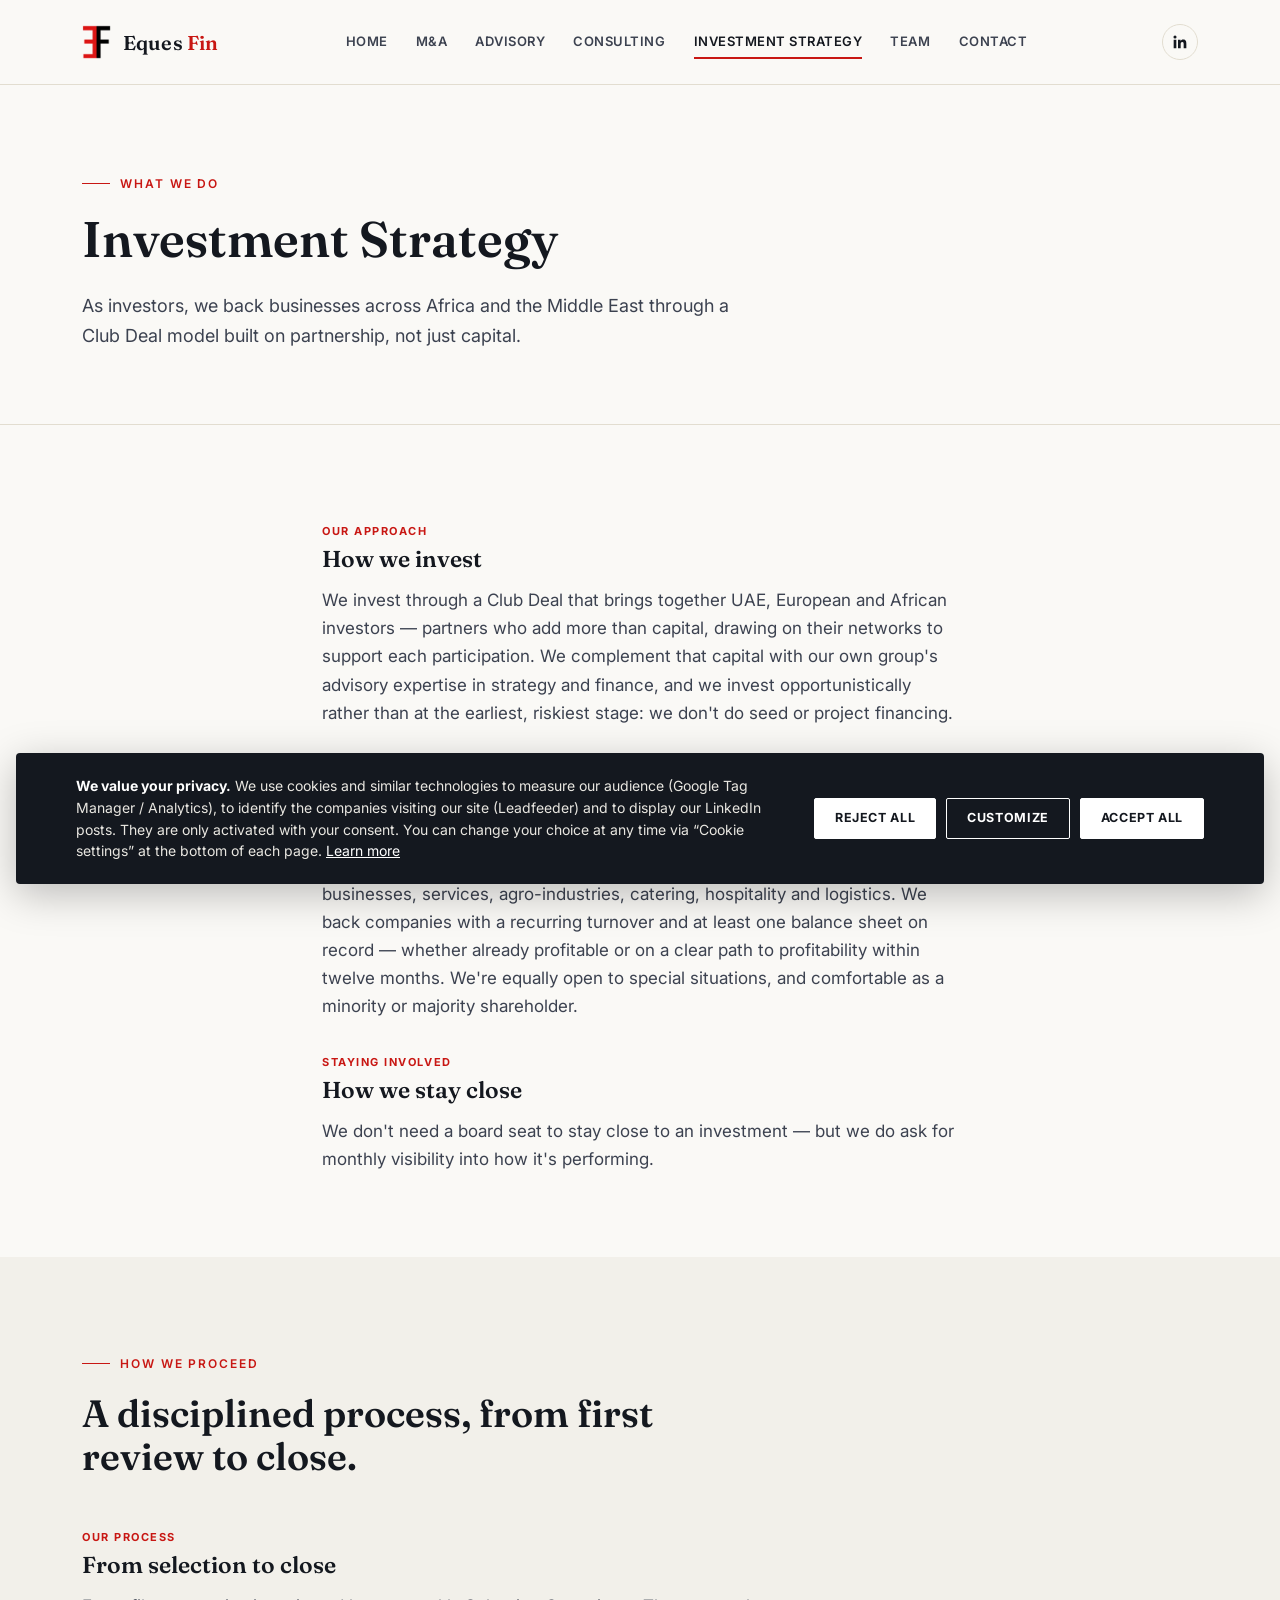
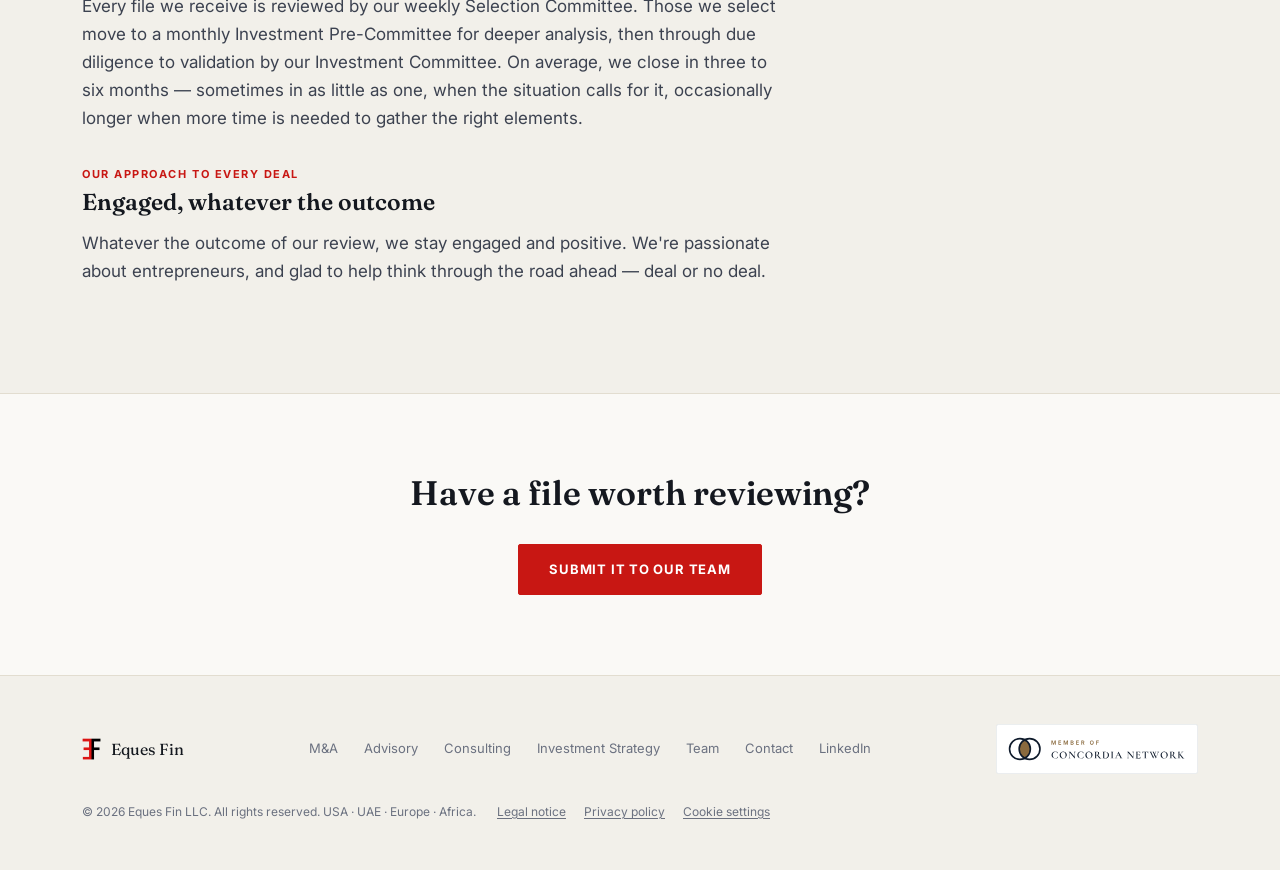
<file: investment-strategy/index.html>
<!doctype html>
<html lang="en">
<head>
<!-- Consent: Google Consent Mode v2 defaults (denied). GTM and Leadfeeder are only loaded by /assets/js/consent.js after opt-in. -->
<script>window.dataLayer=window.dataLayer||[];function gtag(){dataLayer.push(arguments);}
gtag('consent','default',{ad_storage:'denied',ad_user_data:'denied',ad_personalization:'denied',analytics_storage:'denied',functionality_storage:'granted',security_storage:'granted',wait_for_update:500});</script>
<script src="/assets/js/consent.js?v=20261022" defer></script>
<meta charset="UTF-8">
<meta name="viewport" content="width=device-width, initial-scale=1">
<title>Investment Strategy | Eques Fin</title>
<meta name="description" content="Eques Fin invests through a Club Deal model across Africa, focused on Guinea-Conakry and the CEMAC and UEMOA regions.">
<link rel="canonical" href="https://equesfin.com/investment-strategy">
<meta property="og:type" content="website">
<meta property="og:site_name" content="Eques Fin">
<meta property="og:title" content="Investment Strategy | Eques Fin">
<meta property="og:description" content="Eques Fin invests through a Club Deal model across Africa, focused on Guinea-Conakry and the CEMAC and UEMOA regions.">
<meta property="og:url" content="https://equesfin.com/investment-strategy">
<meta property="og:image" content="https://equesfin.com/assets/img/group-banner.jpg">
<meta name="twitter:card" content="summary_large_image">
<link rel="icon" href="/assets/img/logo_icon.png">
<link rel="preconnect" href="https://fonts.googleapis.com"><link rel="preconnect" href="https://fonts.gstatic.com" crossorigin><link href="https://fonts.googleapis.com/css2?family=Fraunces:opsz,wght@9..144,500;9..144,600;9..144,650&family=Inter:wght@400;500;600;700&display=swap" rel="stylesheet">
<link rel="stylesheet" href="/assets/css/style.css?v=20261022">
</head>
<body>
<header class="site-nav">
  <div class="wrap">
    <a class="brand" href="/">
      <img src="/assets/img/logo_icon.png" alt="Eques Fin">
      <span class="brand-word">Eques <b>Fin</b></span>
    </a>
    <nav class="nav-links" id="navLinks">
      <a href="/" class="">Home</a>
      <a href="/m-a" class="">M&amp;A</a>
      <a href="/advisory" class="">Advisory</a>
      <a href="/consulting" class="">Consulting</a>
      <a href="/investment-strategy" class="active">Investment Strategy</a>
      <a href="/team" class="">Team</a>
      <a href="/contact" class="">Contact</a>
    </nav>
    <a class="nav-li" href="https://www.linkedin.com/company/equesfin/" target="_blank" rel="noopener" aria-label="Eques Fin on LinkedIn"><svg width="18" height="18" viewBox="0 0 24 24" fill="currentColor" aria-hidden="true"><path d="M20.45 20.45h-3.56v-5.57c0-1.33-.02-3.04-1.85-3.04-1.85 0-2.14 1.45-2.14 2.94v5.67H9.34V9h3.42v1.56h.05c.48-.9 1.64-1.85 3.38-1.85 3.6 0 4.27 2.37 4.27 5.46v6.28zM5.34 7.43a2.06 2.06 0 1 1 0-4.12 2.06 2.06 0 0 1 0 4.12zM7.12 20.45H3.56V9h3.56v11.45z"/></svg></a>
    <button class="nav-toggle" id="navToggle" aria-label="Menu"><span></span><span></span><span></span></button>
  </div>
</header>

<section class="page-hero">
  <div class="wrap">
    <p class="eyebrow">What we do</p>
    <h1>Investment Strategy</h1>
    <p class="lede">As investors, we back businesses across Africa and the Middle East through a Club Deal model built on partnership, not just capital.</p>
  </div>
</section>

<section class="tight">
  <div class="wrap prose">
    <h3><span class="tag">Our approach</span>How we invest</h3>
    <p>We invest through a Club Deal that brings together UAE, European and African investors &mdash; partners who add more than capital, drawing on their networks to support each participation. We complement that capital with our own group's advisory expertise in strategy and finance, and we invest opportunistically rather than at the earliest, riskiest stage: we don't do seed or project financing.</p>

    <h3><span class="tag">Who we back</span>The businesses we look for</h3>
    <p>We look for businesses across Africa, with a focus on Guinea-Conakry and the CEMAC and UEMOA regions, in sectors including IT, industry, sustainable businesses, services, agro-industries, catering, hospitality and logistics. We back companies with a recurring turnover and at least one balance sheet on record &mdash; whether already profitable or on a clear path to profitability within twelve months. We're equally open to special situations, and comfortable as a minority or majority shareholder.</p>

    <h3><span class="tag">Staying involved</span>How we stay close</h3>
    <p>We don't need a board seat to stay close to an investment &mdash; but we do ask for monthly visibility into how it's performing.</p>
  </div>
</section>

<section class="alt">
  <div class="wrap">
    <div class="section-head">
      <p class="eyebrow">How we proceed</p>
      <h2>A disciplined process, from first review to close.</h2>
    </div>
    <div class="prose">
      <h3><span class="tag">Our process</span>From selection to close</h3>
      <p>Every file we receive is reviewed by our weekly Selection Committee. Those we select move to a monthly Investment Pre-Committee for deeper analysis, then through due diligence to validation by our Investment Committee. On average, we close in three to six months &mdash; sometimes in as little as one, when the situation calls for it, occasionally longer when more time is needed to gather the right elements.</p>

      <h3><span class="tag">Our approach to every deal</span>Engaged, whatever the outcome</h3>
      <p>Whatever the outcome of our review, we stay engaged and positive. We're passionate about entrepreneurs, and glad to help think through the road ahead &mdash; deal or no deal.</p>
    </div>
  </div>
</section>

<section class="cta-band">
  <div class="wrap">
    <h2>Have a file worth reviewing?</h2>
    <a class="btn primary" href="/contact">Submit it to our team</a>
  </div>
</section>
<footer>
  <div class="wrap footer-grid">
    <div class="footer-brand">
      <img src="/assets/img/logo_icon.png" alt="Eques Fin">
      Eques Fin
    </div>
    <div class="footer-links">
      <a href="/m-a">M&amp;A</a>
      <a href="/advisory">Advisory</a>
      <a href="/consulting">Consulting</a>
      <a href="/investment-strategy">Investment Strategy</a>
      <a href="/team">Team</a>
      <a href="/contact">Contact</a>
      <a href="https://www.linkedin.com/company/equesfin/" target="_blank" rel="noopener">LinkedIn</a>
    </div>
    <a class="footer-member" href="https://www.concordia-network.com" target="_blank" rel="noopener"><img src="/assets/img/concordia-member-light.svg" alt="Member of Concordia Network" width="200" height="50"></a>
    <div class="footer-copy">&copy; 2026 Eques Fin LLC. All rights reserved. USA &middot; UAE &middot; Europe &middot; Africa.
      <span class="footer-legal"><a href="/legal-notice">Legal notice</a><a href="/privacy-policy">Privacy policy</a><a href="/privacy-policy#cookies" data-cookie-settings>Cookie settings</a></span></div>
  </div>
</footer>
<script>
  var t=document.getElementById('navToggle'), n=document.getElementById('navLinks');
  if(t){t.addEventListener('click',function(){n.classList.toggle('open');});}
</script>
</body>
</html>
</file>
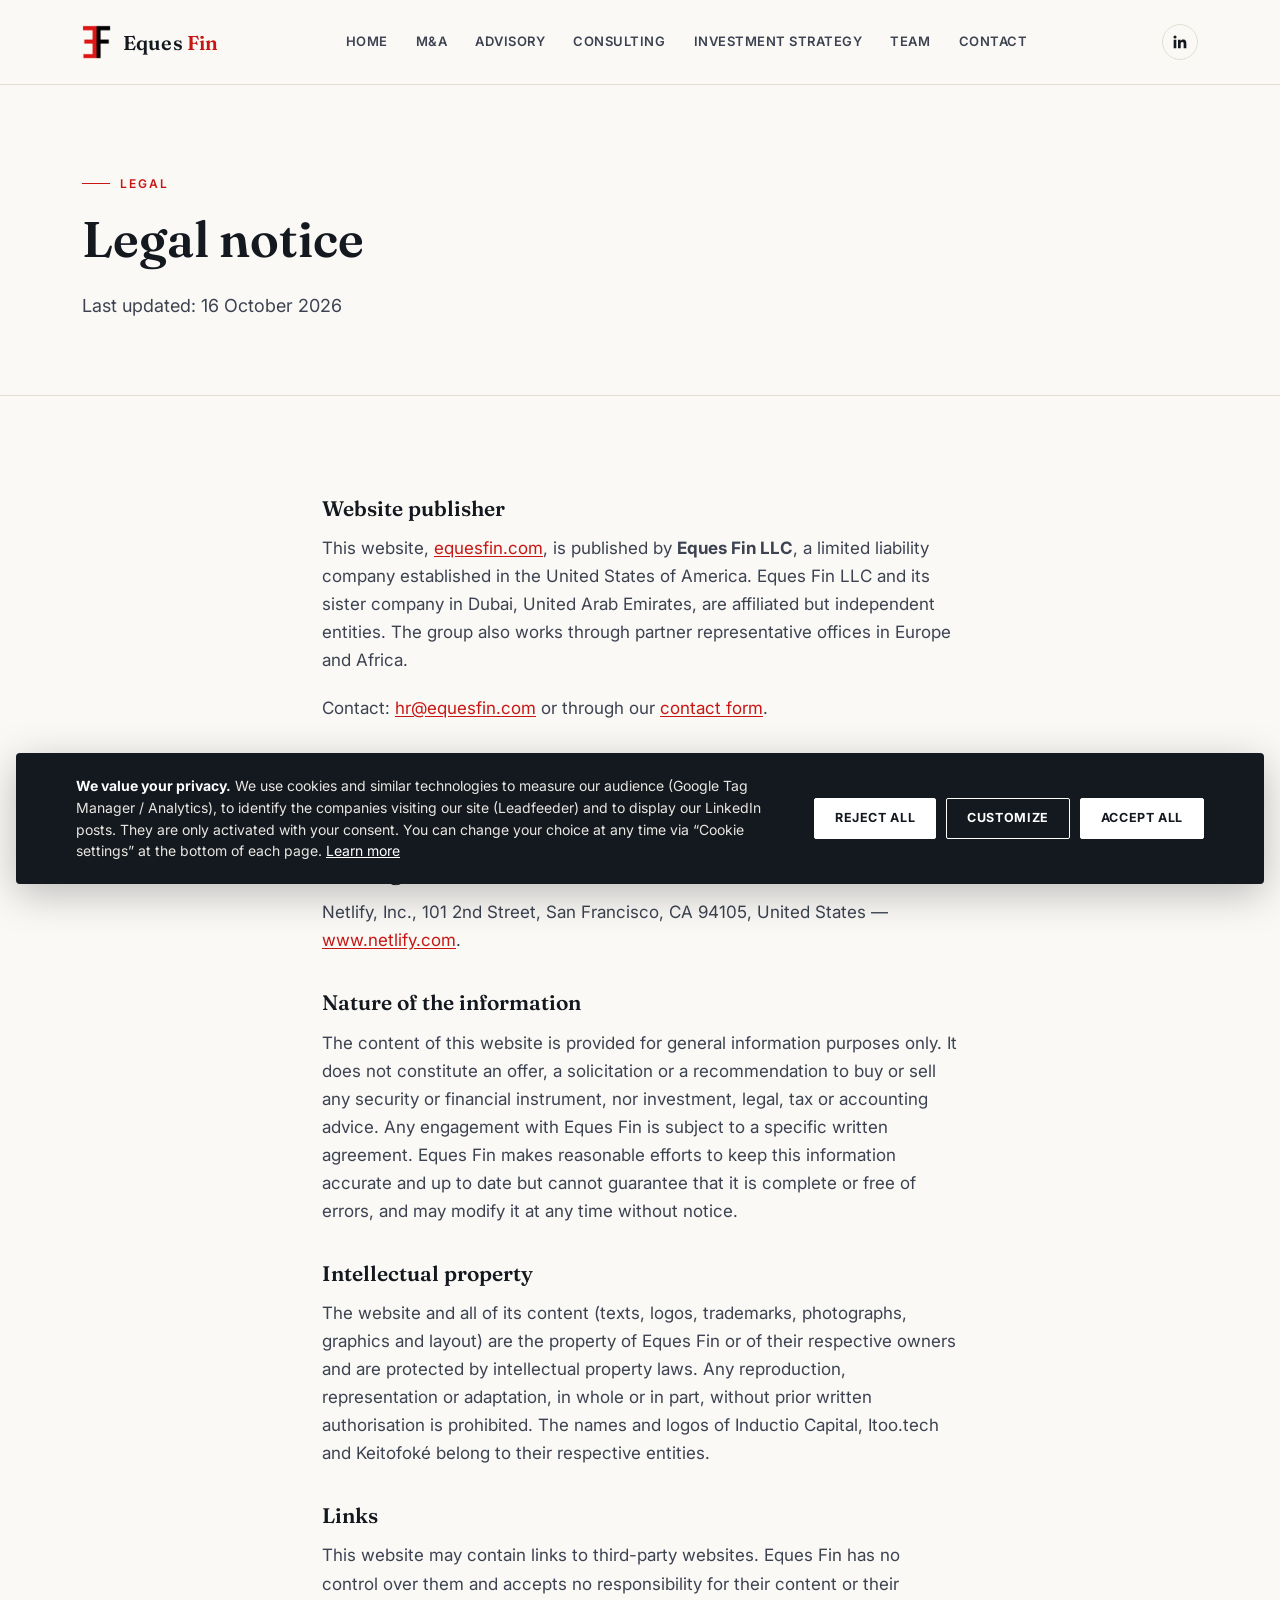
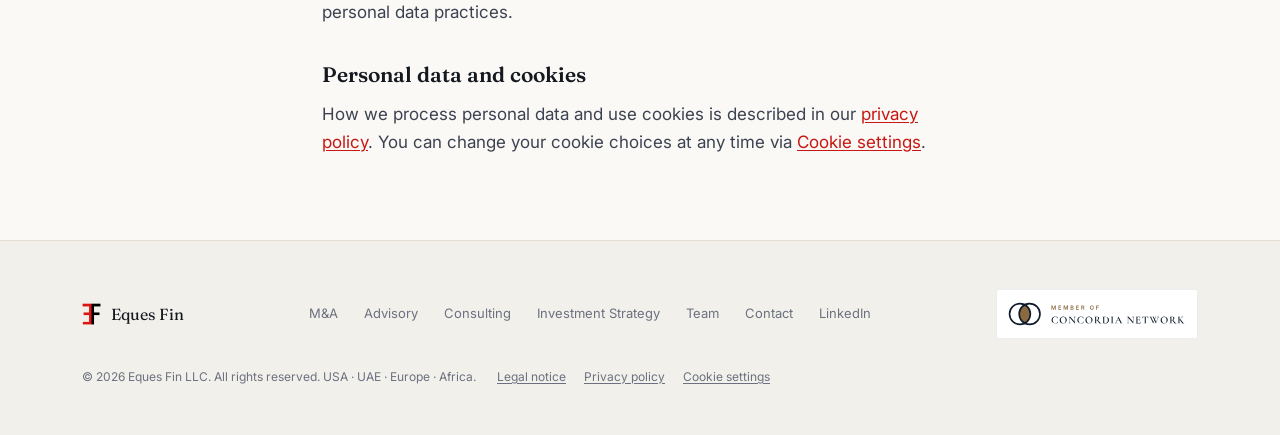
<file: legal-notice/index.html>
<!doctype html>
<html lang="en">
<head>
<!-- Consent: Google Consent Mode v2 defaults (denied). GTM and Leadfeeder are only loaded by /assets/js/consent.js after opt-in. -->
<script>window.dataLayer=window.dataLayer||[];function gtag(){dataLayer.push(arguments);}
gtag('consent','default',{ad_storage:'denied',ad_user_data:'denied',ad_personalization:'denied',analytics_storage:'denied',functionality_storage:'granted',security_storage:'granted',wait_for_update:500});</script>
<script src="/assets/js/consent.js?v=20261022" defer></script>
<meta charset="UTF-8">
<meta name="viewport" content="width=device-width, initial-scale=1">
<title>Legal notice | Eques Fin</title>
<meta name="description" content="Legal notice of the Eques Fin website: publisher, publication director, hosting, intellectual property and disclaimer.">
<link rel="canonical" href="https://equesfin.com/legal-notice">
<meta property="og:type" content="website">
<meta property="og:site_name" content="Eques Fin">
<meta property="og:title" content="Legal notice | Eques Fin">
<meta property="og:description" content="Legal notice of the Eques Fin website: publisher, publication director, hosting, intellectual property and disclaimer.">
<meta property="og:url" content="https://equesfin.com/legal-notice">
<meta property="og:image" content="https://equesfin.com/assets/img/group-banner.jpg">
<meta name="twitter:card" content="summary_large_image">
<link rel="icon" href="/assets/img/logo_icon.png">
<link rel="preconnect" href="https://fonts.googleapis.com"><link rel="preconnect" href="https://fonts.gstatic.com" crossorigin><link href="https://fonts.googleapis.com/css2?family=Fraunces:opsz,wght@9..144,500;9..144,600;9..144,650&family=Inter:wght@400;500;600;700&display=swap" rel="stylesheet">
<link rel="stylesheet" href="/assets/css/style.css?v=20261022">
</head>
<body>
<header class="site-nav">
  <div class="wrap">
    <a class="brand" href="/">
      <img src="/assets/img/logo_icon.png" alt="Eques Fin">
      <span class="brand-word">Eques <b>Fin</b></span>
    </a>
    <nav class="nav-links" id="navLinks">
      <a href="/" class="">Home</a>
      <a href="/m-a" class="">M&amp;A</a>
      <a href="/advisory" class="">Advisory</a>
      <a href="/consulting" class="">Consulting</a>
      <a href="/investment-strategy" class="">Investment Strategy</a>
      <a href="/team" class="">Team</a>
      <a href="/contact" class="">Contact</a>
    </nav>
    <a class="nav-li" href="https://www.linkedin.com/company/equesfin/" target="_blank" rel="noopener" aria-label="Eques Fin on LinkedIn"><svg width="18" height="18" viewBox="0 0 24 24" fill="currentColor" aria-hidden="true"><path d="M20.45 20.45h-3.56v-5.57c0-1.33-.02-3.04-1.85-3.04-1.85 0-2.14 1.45-2.14 2.94v5.67H9.34V9h3.42v1.56h.05c.48-.9 1.64-1.85 3.38-1.85 3.6 0 4.27 2.37 4.27 5.46v6.28zM5.34 7.43a2.06 2.06 0 1 1 0-4.12 2.06 2.06 0 0 1 0 4.12zM7.12 20.45H3.56V9h3.56v11.45z"/></svg></a>
    <button class="nav-toggle" id="navToggle" aria-label="Menu"><span></span><span></span><span></span></button>
  </div>
</header>

<section class="page-hero">
  <div class="wrap">
    <p class="eyebrow">Legal</p>
    <h1>Legal notice</h1>
    <p class="lede">Last updated: 16 October 2026</p>
  </div>
</section>

<section class="tight">
  <div class="wrap prose legal">
    <h3>Website publisher</h3>
    <p>This website, <a href="https://equesfin.com">equesfin.com</a>, is published by <b>Eques Fin LLC</b>, a limited liability company established in the United States of America. Eques Fin LLC and its sister company in Dubai, United Arab Emirates, are affiliated but independent entities. The group also works through partner representative offices in Europe and Africa.</p>
    <p>Contact: <a href="mailto:hr@equesfin.com">hr@equesfin.com</a> or through our <a href="/contact">contact form</a>.</p>

    <h3>Publication director</h3>
    <p>Pierre-Louis Amancic, Chairman.</p>

    <h3>Hosting</h3>
    <p>Netlify, Inc., 101 2nd Street, San Francisco, CA 94105, United States &mdash; <a href="https://www.netlify.com" target="_blank" rel="noopener">www.netlify.com</a>.</p>

    <h3>Nature of the information</h3>
    <p>The content of this website is provided for general information purposes only. It does not constitute an offer, a solicitation or a recommendation to buy or sell any security or financial instrument, nor investment, legal, tax or accounting advice. Any engagement with Eques Fin is subject to a specific written agreement. Eques Fin makes reasonable efforts to keep this information accurate and up to date but cannot guarantee that it is complete or free of errors, and may modify it at any time without notice.</p>

    <h3>Intellectual property</h3>
    <p>The website and all of its content (texts, logos, trademarks, photographs, graphics and layout) are the property of Eques Fin or of their respective owners and are protected by intellectual property laws. Any reproduction, representation or adaptation, in whole or in part, without prior written authorisation is prohibited. The names and logos of Inductio Capital, Itoo.tech and Keitofok&eacute; belong to their respective entities.</p>

    <h3>Links</h3>
    <p>This website may contain links to third-party websites. Eques Fin has no control over them and accepts no responsibility for their content or their personal data practices.</p>

    <h3>Personal data and cookies</h3>
    <p>How we process personal data and use cookies is described in our <a href="/privacy-policy">privacy policy</a>. You can change your cookie choices at any time via <a href="/privacy-policy#cookies" data-cookie-settings>Cookie settings</a>.</p>
  </div>
</section>
<footer>
  <div class="wrap footer-grid">
    <div class="footer-brand">
      <img src="/assets/img/logo_icon.png" alt="Eques Fin">
      Eques Fin
    </div>
    <div class="footer-links">
      <a href="/m-a">M&amp;A</a>
      <a href="/advisory">Advisory</a>
      <a href="/consulting">Consulting</a>
      <a href="/investment-strategy">Investment Strategy</a>
      <a href="/team">Team</a>
      <a href="/contact">Contact</a>
      <a href="https://www.linkedin.com/company/equesfin/" target="_blank" rel="noopener">LinkedIn</a>
    </div>
    <a class="footer-member" href="https://www.concordia-network.com" target="_blank" rel="noopener"><img src="/assets/img/concordia-member-light.svg" alt="Member of Concordia Network" width="200" height="50"></a>
    <div class="footer-copy">&copy; 2026 Eques Fin LLC. All rights reserved. USA &middot; UAE &middot; Europe &middot; Africa.
      <span class="footer-legal"><a href="/legal-notice">Legal notice</a><a href="/privacy-policy">Privacy policy</a><a href="/privacy-policy#cookies" data-cookie-settings>Cookie settings</a></span></div>
  </div>
</footer>
<script>
  var t=document.getElementById('navToggle'), n=document.getElementById('navLinks');
  if(t){t.addEventListener('click',function(){n.classList.toggle('open');});}
</script>
</body>
</html>
</file>
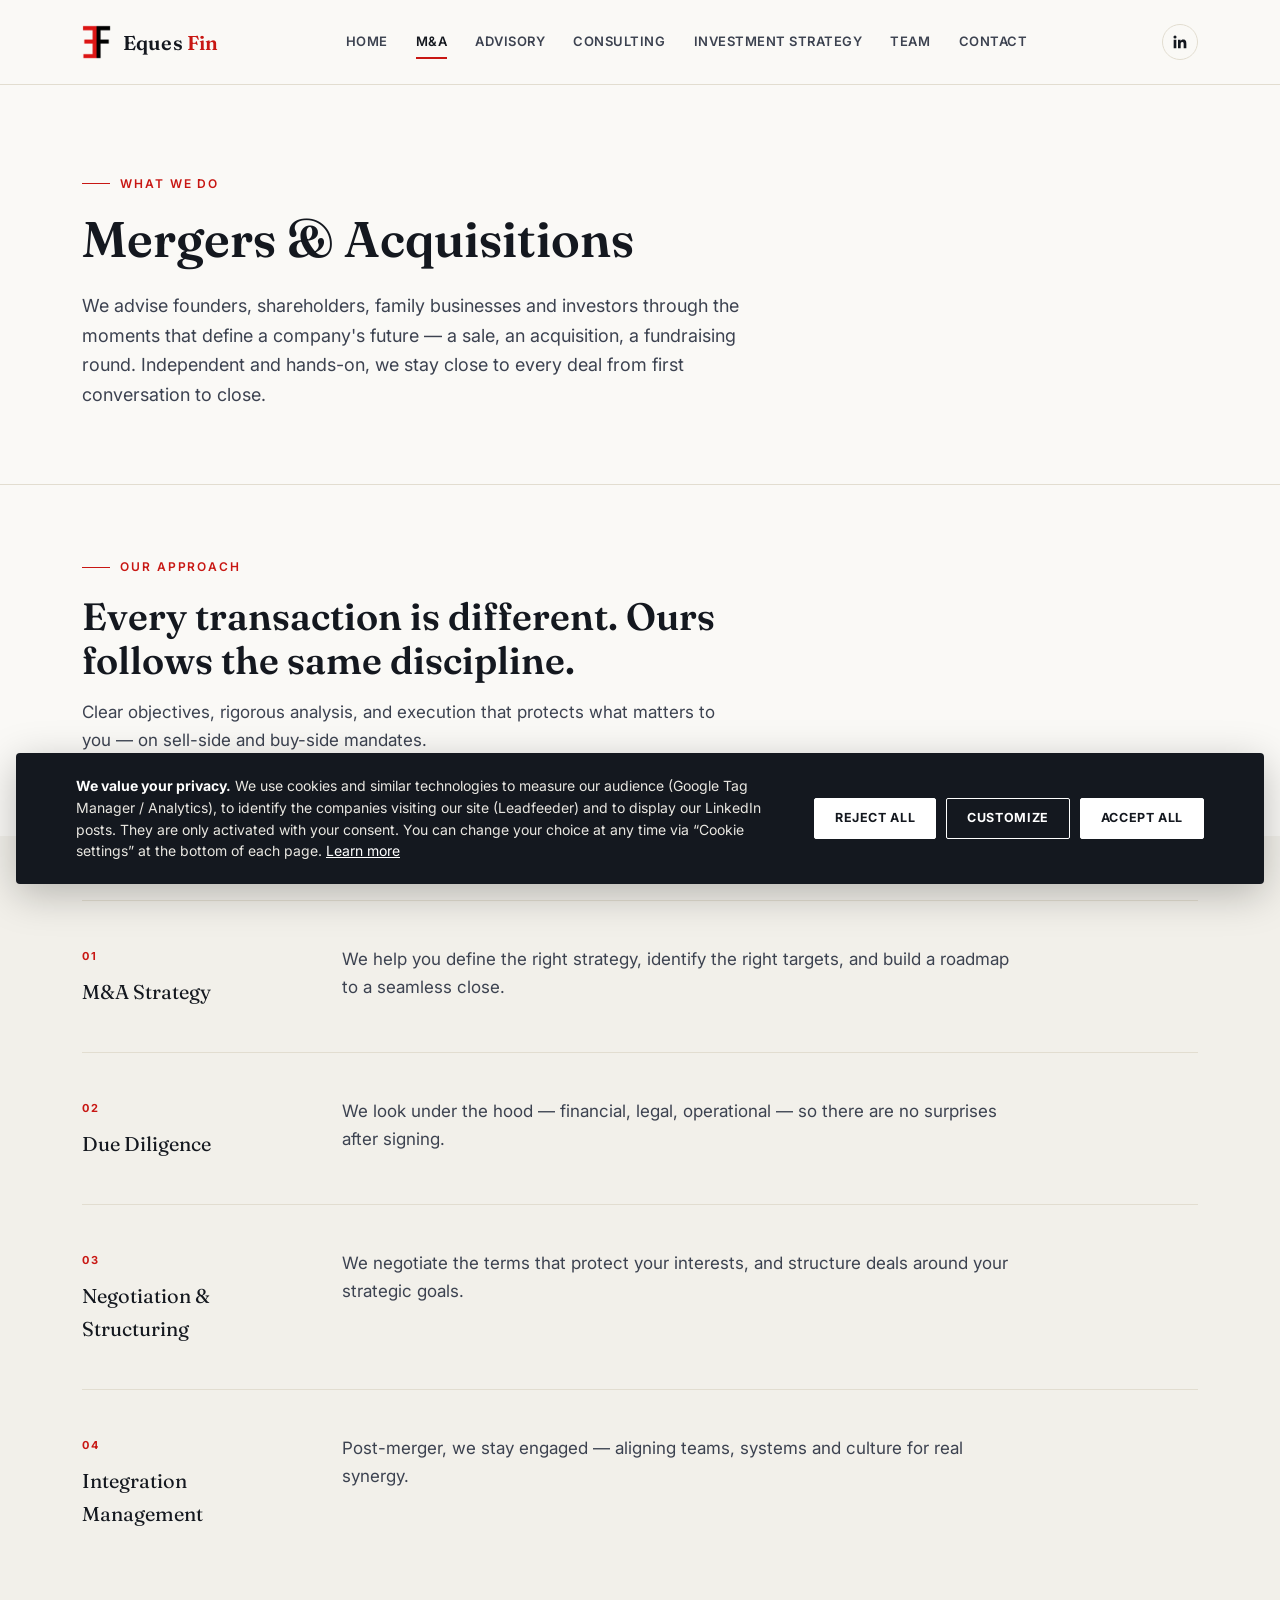
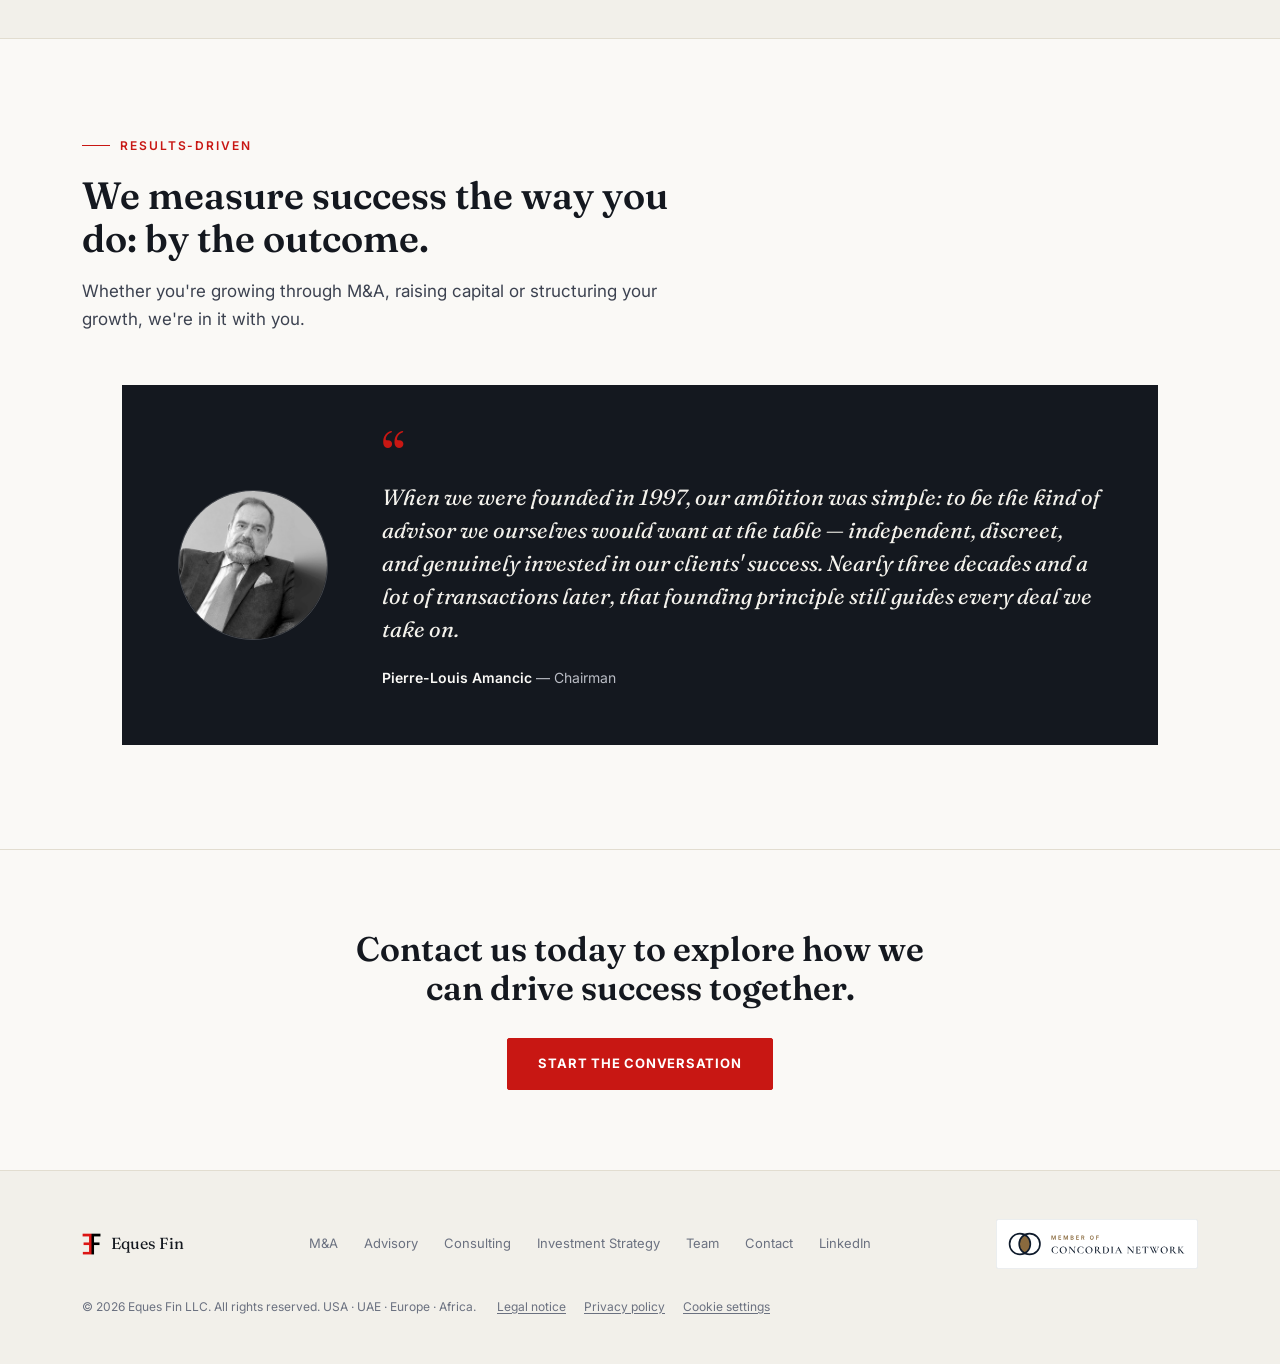
<file: m-a/index.html>
<!doctype html>
<html lang="en">
<head>
<!-- Consent: Google Consent Mode v2 defaults (denied). GTM and Leadfeeder are only loaded by /assets/js/consent.js after opt-in. -->
<script>window.dataLayer=window.dataLayer||[];function gtag(){dataLayer.push(arguments);}
gtag('consent','default',{ad_storage:'denied',ad_user_data:'denied',ad_personalization:'denied',analytics_storage:'denied',functionality_storage:'granted',security_storage:'granted',wait_for_update:500});</script>
<script src="/assets/js/consent.js?v=20261022" defer></script>
<meta charset="UTF-8">
<meta name="viewport" content="width=device-width, initial-scale=1">
<title>M&amp;A | Eques Fin</title>
<meta name="description" content="Eques Fin advises founders, shareholders and investors on sell-side and buy-side M&A, due diligence, negotiation and post-merger integration across the USA, the UAE, Europe and Africa.">
<link rel="canonical" href="https://equesfin.com/m-a">
<meta property="og:type" content="website">
<meta property="og:site_name" content="Eques Fin">
<meta property="og:title" content="M&amp;A | Eques Fin">
<meta property="og:description" content="Eques Fin advises founders, shareholders and investors on sell-side and buy-side M&A, due diligence, negotiation and post-merger integration across the USA, the UAE, Europe and Africa.">
<meta property="og:url" content="https://equesfin.com/m-a">
<meta property="og:image" content="https://equesfin.com/assets/img/group-banner.jpg">
<meta name="twitter:card" content="summary_large_image">
<link rel="icon" href="/assets/img/logo_icon.png">
<link rel="preconnect" href="https://fonts.googleapis.com"><link rel="preconnect" href="https://fonts.gstatic.com" crossorigin><link href="https://fonts.googleapis.com/css2?family=Fraunces:opsz,wght@9..144,500;9..144,600;9..144,650&family=Inter:wght@400;500;600;700&display=swap" rel="stylesheet">
<link rel="stylesheet" href="/assets/css/style.css?v=20261022">
</head>
<body>
<header class="site-nav">
  <div class="wrap">
    <a class="brand" href="/">
      <img src="/assets/img/logo_icon.png" alt="Eques Fin">
      <span class="brand-word">Eques <b>Fin</b></span>
    </a>
    <nav class="nav-links" id="navLinks">
      <a href="/" class="">Home</a>
      <a href="/m-a" class="active">M&amp;A</a>
      <a href="/advisory" class="">Advisory</a>
      <a href="/consulting" class="">Consulting</a>
      <a href="/investment-strategy" class="">Investment Strategy</a>
      <a href="/team" class="">Team</a>
      <a href="/contact" class="">Contact</a>
    </nav>
    <a class="nav-li" href="https://www.linkedin.com/company/equesfin/" target="_blank" rel="noopener" aria-label="Eques Fin on LinkedIn"><svg width="18" height="18" viewBox="0 0 24 24" fill="currentColor" aria-hidden="true"><path d="M20.45 20.45h-3.56v-5.57c0-1.33-.02-3.04-1.85-3.04-1.85 0-2.14 1.45-2.14 2.94v5.67H9.34V9h3.42v1.56h.05c.48-.9 1.64-1.85 3.38-1.85 3.6 0 4.27 2.37 4.27 5.46v6.28zM5.34 7.43a2.06 2.06 0 1 1 0-4.12 2.06 2.06 0 0 1 0 4.12zM7.12 20.45H3.56V9h3.56v11.45z"/></svg></a>
    <button class="nav-toggle" id="navToggle" aria-label="Menu"><span></span><span></span><span></span></button>
  </div>
</header>

<section class="page-hero">
  <div class="wrap">
    <p class="eyebrow">What we do</p>
    <h1>Mergers &amp; Acquisitions</h1>
    <p class="lede">We advise founders, shareholders, family businesses and investors through the moments that define a company's future &mdash; a sale, an acquisition, a fundraising round. Independent and hands-on, we stay close to every deal from first conversation to close.</p>
  </div>
</section>

<section class="tight">
  <div class="wrap">
    <div class="section-head" style="margin-bottom:0;">
      <p class="eyebrow">Our approach</p>
      <h2>Every transaction is different. Ours follows the same discipline.</h2>
      <p class="sub">Clear objectives, rigorous analysis, and execution that protects what matters to you &mdash; on sell-side and buy-side mandates.</p>
    </div>
  </div>
</section>

<section class="tight alt services-list">
  <div class="wrap">
    <div class="service-block">
      <div class="label"><span class="tag">01</span>M&amp;A Strategy</div>
      <p>We help you define the right strategy, identify the right targets, and build a roadmap to a seamless close.</p>
    </div>
    <div class="service-block">
      <div class="label"><span class="tag">02</span>Due Diligence</div>
      <p>We look under the hood &mdash; financial, legal, operational &mdash; so there are no surprises after signing.</p>
    </div>
    <div class="service-block">
      <div class="label"><span class="tag">03</span>Negotiation &amp; Structuring</div>
      <p>We negotiate the terms that protect your interests, and structure deals around your strategic goals.</p>
    </div>
    <div class="service-block">
      <div class="label"><span class="tag">04</span>Integration Management</div>
      <p>Post-merger, we stay engaged &mdash; aligning teams, systems and culture for real synergy.</p>
    </div>
  </div>
</section>

<section>
  <div class="wrap">
    <div class="section-head">
      <p class="eyebrow">Results-driven</p>
      <h2>We measure success the way you do: by the outcome.</h2>
      <p class="sub">Whether you're growing through M&amp;A, raising capital or structuring your growth, we're in it with you.</p>
    </div>
    <figure class="quote-block">
      <img src="/assets/img/amancic_bw.jpg?v=4" alt="Pierre-Louis Amancic">
      <div>
        <span class="mark">&ldquo;</span>
        <blockquote>When we were founded in 1997, our ambition was simple: to be the kind of advisor we ourselves would want at the table &mdash; independent, discreet, and genuinely invested in our clients' success. Nearly three decades and a lot of transactions later, that founding principle still guides every deal we take on.</blockquote>
        <figcaption><b>Pierre-Louis Amancic</b> &mdash; Chairman</figcaption>
      </div>
    </figure>
  </div>
</section>

<section class="cta-band">
  <div class="wrap">
    <h2>Contact us today to explore how we can drive success together.</h2>
    <a class="btn primary" href="/contact">Start the conversation</a>
  </div>
</section>
<footer>
  <div class="wrap footer-grid">
    <div class="footer-brand">
      <img src="/assets/img/logo_icon.png" alt="Eques Fin">
      Eques Fin
    </div>
    <div class="footer-links">
      <a href="/m-a">M&amp;A</a>
      <a href="/advisory">Advisory</a>
      <a href="/consulting">Consulting</a>
      <a href="/investment-strategy">Investment Strategy</a>
      <a href="/team">Team</a>
      <a href="/contact">Contact</a>
      <a href="https://www.linkedin.com/company/equesfin/" target="_blank" rel="noopener">LinkedIn</a>
    </div>
    <a class="footer-member" href="https://www.concordia-network.com" target="_blank" rel="noopener"><img src="/assets/img/concordia-member-light.svg" alt="Member of Concordia Network" width="200" height="50"></a>
    <div class="footer-copy">&copy; 2026 Eques Fin LLC. All rights reserved. USA &middot; UAE &middot; Europe &middot; Africa.
      <span class="footer-legal"><a href="/legal-notice">Legal notice</a><a href="/privacy-policy">Privacy policy</a><a href="/privacy-policy#cookies" data-cookie-settings>Cookie settings</a></span></div>
  </div>
</footer>
<script>
  var t=document.getElementById('navToggle'), n=document.getElementById('navLinks');
  if(t){t.addEventListener('click',function(){n.classList.toggle('open');});}
</script>
</body>
</html>
</file>
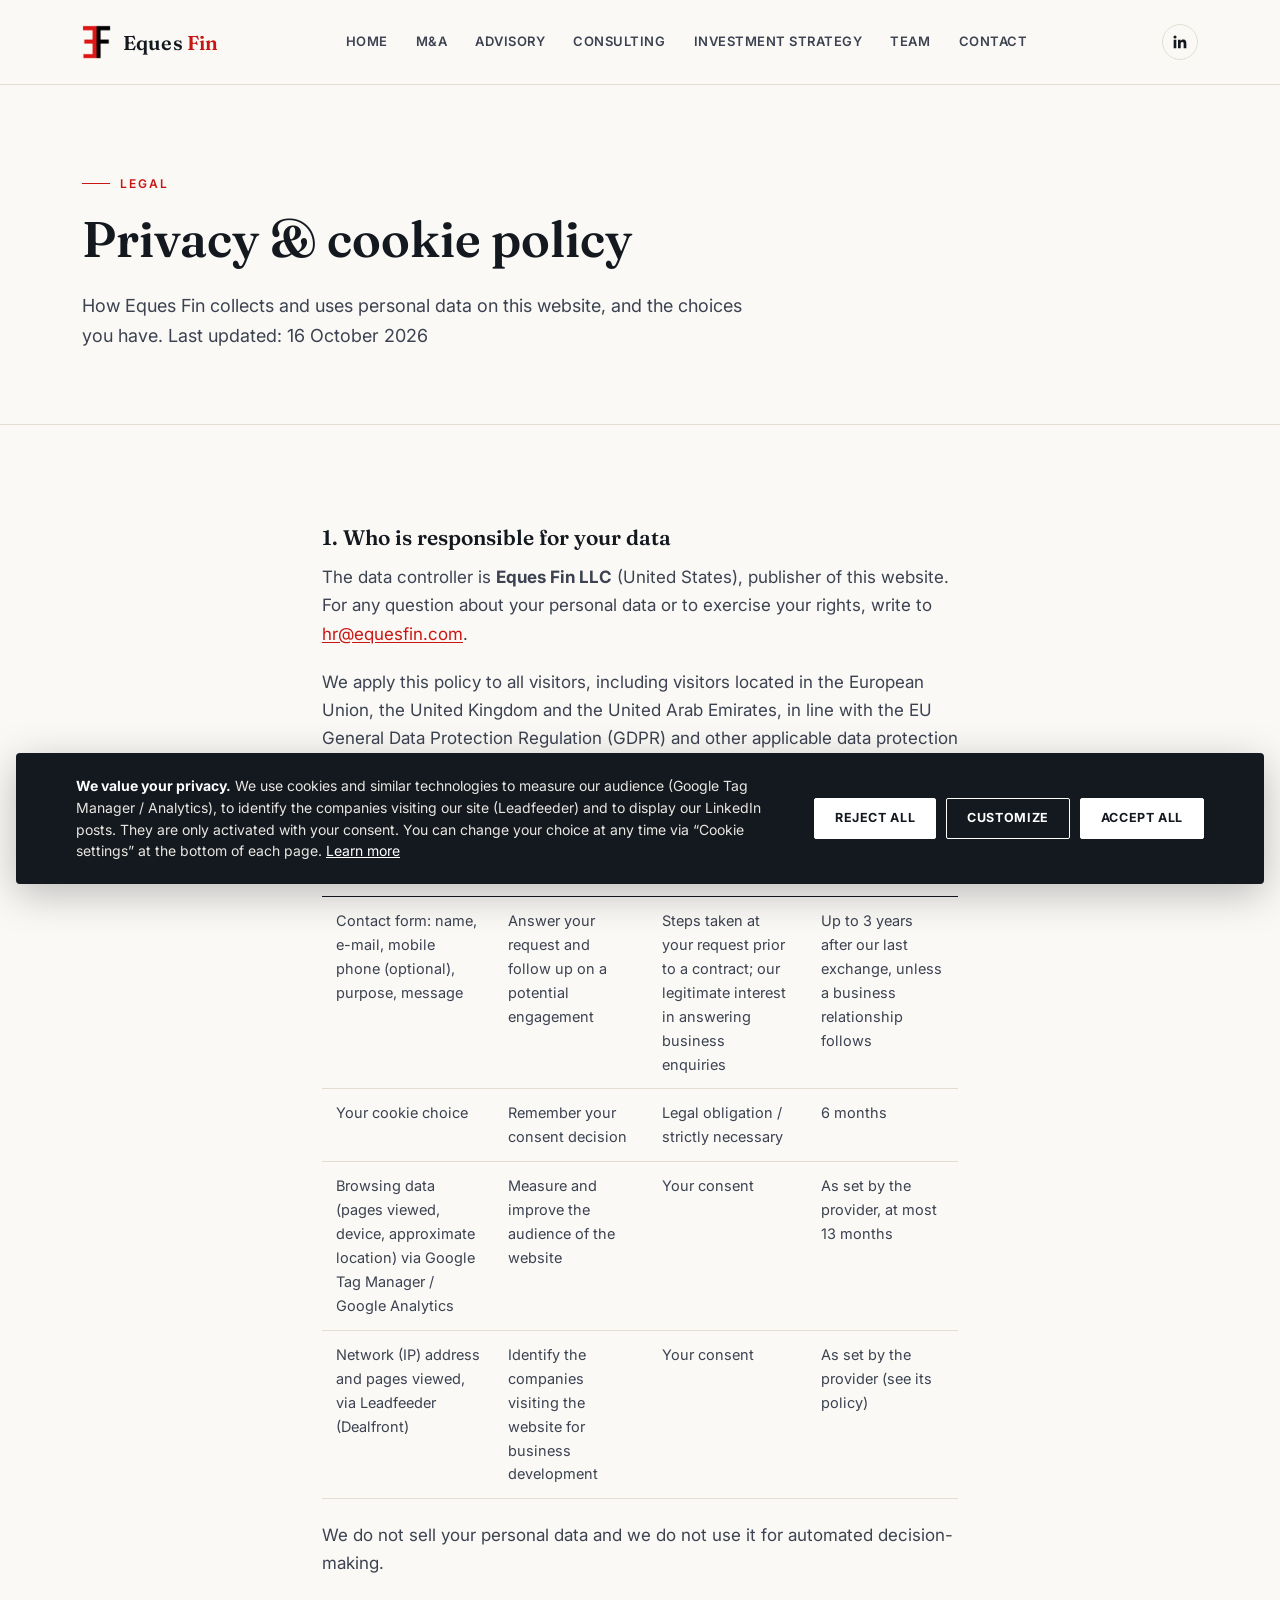
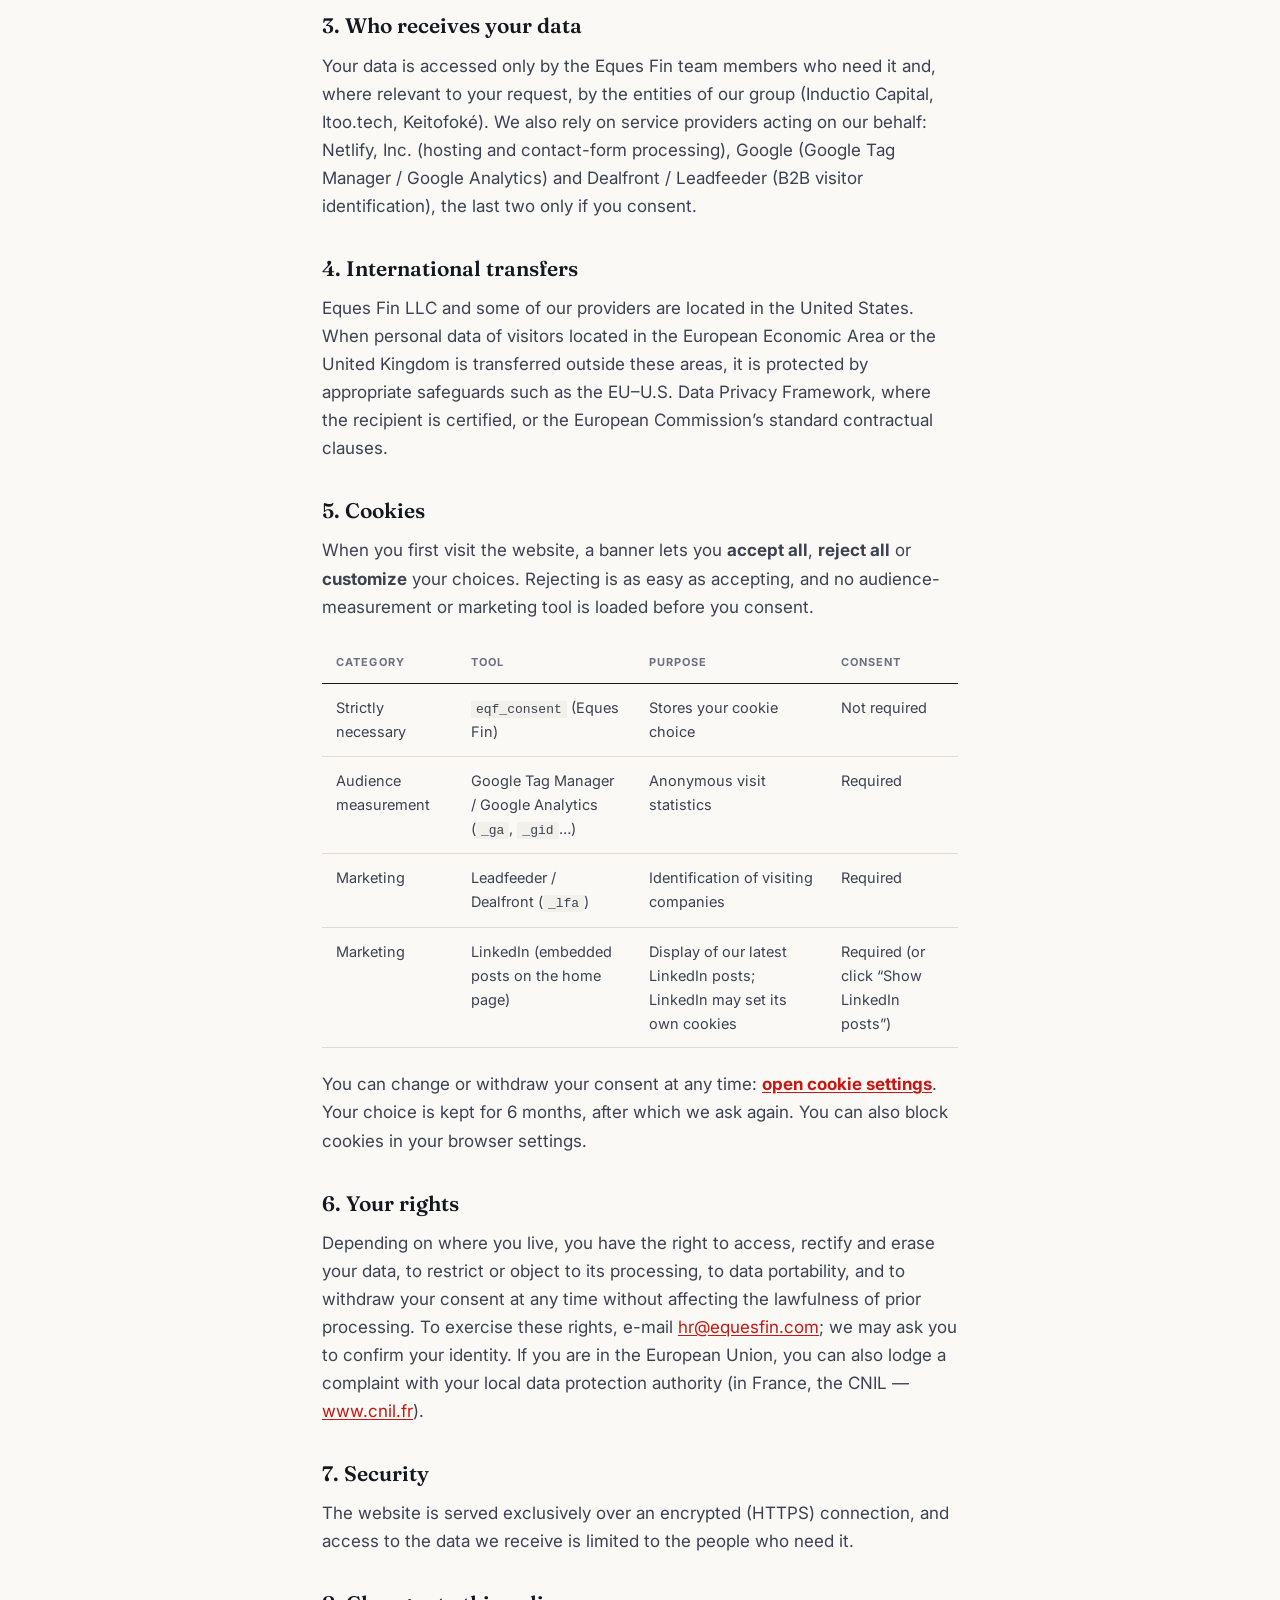
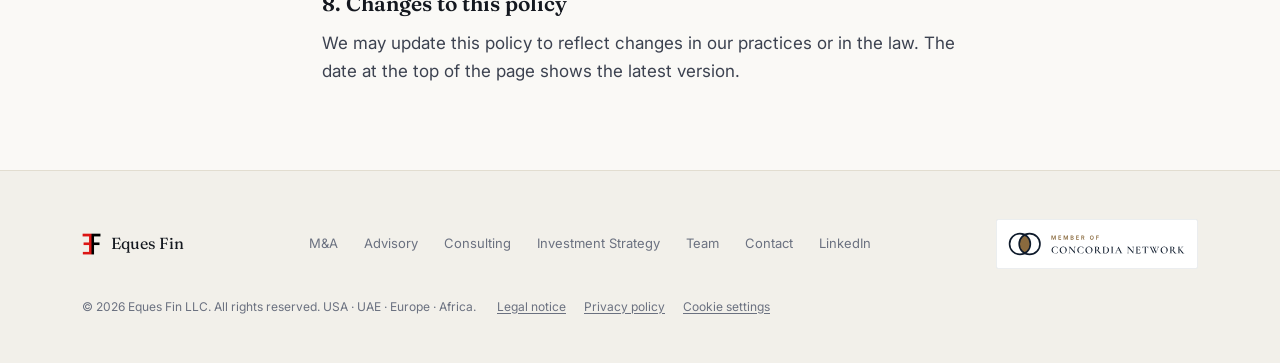
<file: privacy-policy/index.html>
<!doctype html>
<html lang="en">
<head>
<!-- Consent: Google Consent Mode v2 defaults (denied). GTM and Leadfeeder are only loaded by /assets/js/consent.js after opt-in. -->
<script>window.dataLayer=window.dataLayer||[];function gtag(){dataLayer.push(arguments);}
gtag('consent','default',{ad_storage:'denied',ad_user_data:'denied',ad_personalization:'denied',analytics_storage:'denied',functionality_storage:'granted',security_storage:'granted',wait_for_update:500});</script>
<script src="/assets/js/consent.js?v=20261022" defer></script>
<meta charset="UTF-8">
<meta name="viewport" content="width=device-width, initial-scale=1">
<title>Privacy policy | Eques Fin</title>
<meta name="description" content="How Eques Fin processes personal data and uses cookies on equesfin.com, and how to exercise your rights.">
<link rel="canonical" href="https://equesfin.com/privacy-policy">
<meta property="og:type" content="website">
<meta property="og:site_name" content="Eques Fin">
<meta property="og:title" content="Privacy policy | Eques Fin">
<meta property="og:description" content="How Eques Fin processes personal data and uses cookies on equesfin.com, and how to exercise your rights.">
<meta property="og:url" content="https://equesfin.com/privacy-policy">
<meta property="og:image" content="https://equesfin.com/assets/img/group-banner.jpg">
<meta name="twitter:card" content="summary_large_image">
<link rel="icon" href="/assets/img/logo_icon.png">
<link rel="preconnect" href="https://fonts.googleapis.com"><link rel="preconnect" href="https://fonts.gstatic.com" crossorigin><link href="https://fonts.googleapis.com/css2?family=Fraunces:opsz,wght@9..144,500;9..144,600;9..144,650&family=Inter:wght@400;500;600;700&display=swap" rel="stylesheet">
<link rel="stylesheet" href="/assets/css/style.css?v=20261022">
</head>
<body>
<header class="site-nav">
  <div class="wrap">
    <a class="brand" href="/">
      <img src="/assets/img/logo_icon.png" alt="Eques Fin">
      <span class="brand-word">Eques <b>Fin</b></span>
    </a>
    <nav class="nav-links" id="navLinks">
      <a href="/" class="">Home</a>
      <a href="/m-a" class="">M&amp;A</a>
      <a href="/advisory" class="">Advisory</a>
      <a href="/consulting" class="">Consulting</a>
      <a href="/investment-strategy" class="">Investment Strategy</a>
      <a href="/team" class="">Team</a>
      <a href="/contact" class="">Contact</a>
    </nav>
    <a class="nav-li" href="https://www.linkedin.com/company/equesfin/" target="_blank" rel="noopener" aria-label="Eques Fin on LinkedIn"><svg width="18" height="18" viewBox="0 0 24 24" fill="currentColor" aria-hidden="true"><path d="M20.45 20.45h-3.56v-5.57c0-1.33-.02-3.04-1.85-3.04-1.85 0-2.14 1.45-2.14 2.94v5.67H9.34V9h3.42v1.56h.05c.48-.9 1.64-1.85 3.38-1.85 3.6 0 4.27 2.37 4.27 5.46v6.28zM5.34 7.43a2.06 2.06 0 1 1 0-4.12 2.06 2.06 0 0 1 0 4.12zM7.12 20.45H3.56V9h3.56v11.45z"/></svg></a>
    <button class="nav-toggle" id="navToggle" aria-label="Menu"><span></span><span></span><span></span></button>
  </div>
</header>

<section class="page-hero">
  <div class="wrap">
    <p class="eyebrow">Legal</p>
    <h1>Privacy &amp; cookie policy</h1>
    <p class="lede">How Eques Fin collects and uses personal data on this website, and the choices you have. Last updated: 16 October 2026</p>
  </div>
</section>

<section class="tight">
  <div class="wrap prose legal">
    <h3>1. Who is responsible for your data</h3>
    <p>The data controller is <b>Eques Fin LLC</b> (United States), publisher of this website. For any question about your personal data or to exercise your rights, write to <a href="mailto:hr@equesfin.com">hr@equesfin.com</a>.</p>
    <p>We apply this policy to all visitors, including visitors located in the European Union, the United Kingdom and the United Arab Emirates, in line with the EU General Data Protection Regulation (GDPR) and other applicable data protection laws.</p>

    <h3>2. What we collect and why</h3>
    <div class="table-wrap"><table>
      <thead><tr><th>Data</th><th>Purpose</th><th>Legal basis</th><th>Retention</th></tr></thead>
      <tbody>
        <tr><td>Contact form: name, e-mail, mobile phone (optional), purpose, message</td><td>Answer your request and follow up on a potential engagement</td><td>Steps taken at your request prior to a contract; our legitimate interest in answering business enquiries</td><td>Up to 3 years after our last exchange, unless a business relationship follows</td></tr>
        <tr><td>Your cookie choice</td><td>Remember your consent decision</td><td>Legal obligation / strictly necessary</td><td>6 months</td></tr>
        <tr><td>Browsing data (pages viewed, device, approximate location) via Google Tag Manager / Google Analytics</td><td>Measure and improve the audience of the website</td><td>Your consent</td><td>As set by the provider, at most 13 months</td></tr>
        <tr><td>Network (IP) address and pages viewed, via Leadfeeder (Dealfront)</td><td>Identify the companies visiting the website for business development</td><td>Your consent</td><td>As set by the provider (see its policy)</td></tr>
      </tbody>
    </table></div>
    <p>We do not sell your personal data and we do not use it for automated decision-making.</p>

    <h3>3. Who receives your data</h3>
    <p>Your data is accessed only by the Eques Fin team members who need it and, where relevant to your request, by the entities of our group (Inductio Capital, Itoo.tech, Keitofok&eacute;). We also rely on service providers acting on our behalf: Netlify, Inc. (hosting and contact-form processing), Google (Google Tag Manager / Google Analytics) and Dealfront / Leadfeeder (B2B visitor identification), the last two only if you consent.</p>

    <h3>4. International transfers</h3>
    <p>Eques Fin LLC and some of our providers are located in the United States. When personal data of visitors located in the European Economic Area or the United Kingdom is transferred outside these areas, it is protected by appropriate safeguards such as the EU&ndash;U.S. Data Privacy Framework, where the recipient is certified, or the European Commission&rsquo;s standard contractual clauses.</p>

    <h3 id="cookies">5. Cookies</h3>
    <p>When you first visit the website, a banner lets you <b>accept all</b>, <b>reject all</b> or <b>customize</b> your choices. Rejecting is as easy as accepting, and no audience-measurement or marketing tool is loaded before you consent.</p>
    <div class="table-wrap"><table>
      <thead><tr><th>Category</th><th>Tool</th><th>Purpose</th><th>Consent</th></tr></thead>
      <tbody>
        <tr><td>Strictly necessary</td><td><code>eqf_consent</code> (Eques Fin)</td><td>Stores your cookie choice</td><td>Not required</td></tr>
        <tr><td>Audience measurement</td><td>Google Tag Manager / Google Analytics (<code>_ga</code>, <code>_gid</code>&hellip;)</td><td>Anonymous visit statistics</td><td>Required</td></tr>
        <tr><td>Marketing</td><td>Leadfeeder / Dealfront (<code>_lfa</code>)</td><td>Identification of visiting companies</td><td>Required</td></tr>
        <tr><td>Marketing</td><td>LinkedIn (embedded posts on the home page)</td><td>Display of our latest LinkedIn posts; LinkedIn may set its own cookies</td><td>Required (or click &ldquo;Show LinkedIn posts&rdquo;)</td></tr>
      </tbody>
    </table></div>
    <p>You can change or withdraw your consent at any time: <a href="#cookies" data-cookie-settings><b>open cookie settings</b></a>. Your choice is kept for 6 months, after which we ask again. You can also block cookies in your browser settings.</p>

    <h3>6. Your rights</h3>
    <p>Depending on where you live, you have the right to access, rectify and erase your data, to restrict or object to its processing, to data portability, and to withdraw your consent at any time without affecting the lawfulness of prior processing. To exercise these rights, e-mail <a href="mailto:hr@equesfin.com">hr@equesfin.com</a>; we may ask you to confirm your identity. If you are in the European Union, you can also lodge a complaint with your local data protection authority (in France, the CNIL &mdash; <a href="https://www.cnil.fr" target="_blank" rel="noopener">www.cnil.fr</a>).</p>

    <h3>7. Security</h3>
    <p>The website is served exclusively over an encrypted (HTTPS) connection, and access to the data we receive is limited to the people who need it.</p>

    <h3>8. Changes to this policy</h3>
    <p>We may update this policy to reflect changes in our practices or in the law. The date at the top of the page shows the latest version.</p>
  </div>
</section>
<footer>
  <div class="wrap footer-grid">
    <div class="footer-brand">
      <img src="/assets/img/logo_icon.png" alt="Eques Fin">
      Eques Fin
    </div>
    <div class="footer-links">
      <a href="/m-a">M&amp;A</a>
      <a href="/advisory">Advisory</a>
      <a href="/consulting">Consulting</a>
      <a href="/investment-strategy">Investment Strategy</a>
      <a href="/team">Team</a>
      <a href="/contact">Contact</a>
      <a href="https://www.linkedin.com/company/equesfin/" target="_blank" rel="noopener">LinkedIn</a>
    </div>
    <a class="footer-member" href="https://www.concordia-network.com" target="_blank" rel="noopener"><img src="/assets/img/concordia-member-light.svg" alt="Member of Concordia Network" width="200" height="50"></a>
    <div class="footer-copy">&copy; 2026 Eques Fin LLC. All rights reserved. USA &middot; UAE &middot; Europe &middot; Africa.
      <span class="footer-legal"><a href="/legal-notice">Legal notice</a><a href="/privacy-policy">Privacy policy</a><a href="/privacy-policy#cookies" data-cookie-settings>Cookie settings</a></span></div>
  </div>
</footer>
<script>
  var t=document.getElementById('navToggle'), n=document.getElementById('navLinks');
  if(t){t.addEventListener('click',function(){n.classList.toggle('open');});}
</script>
</body>
</html>
</file>
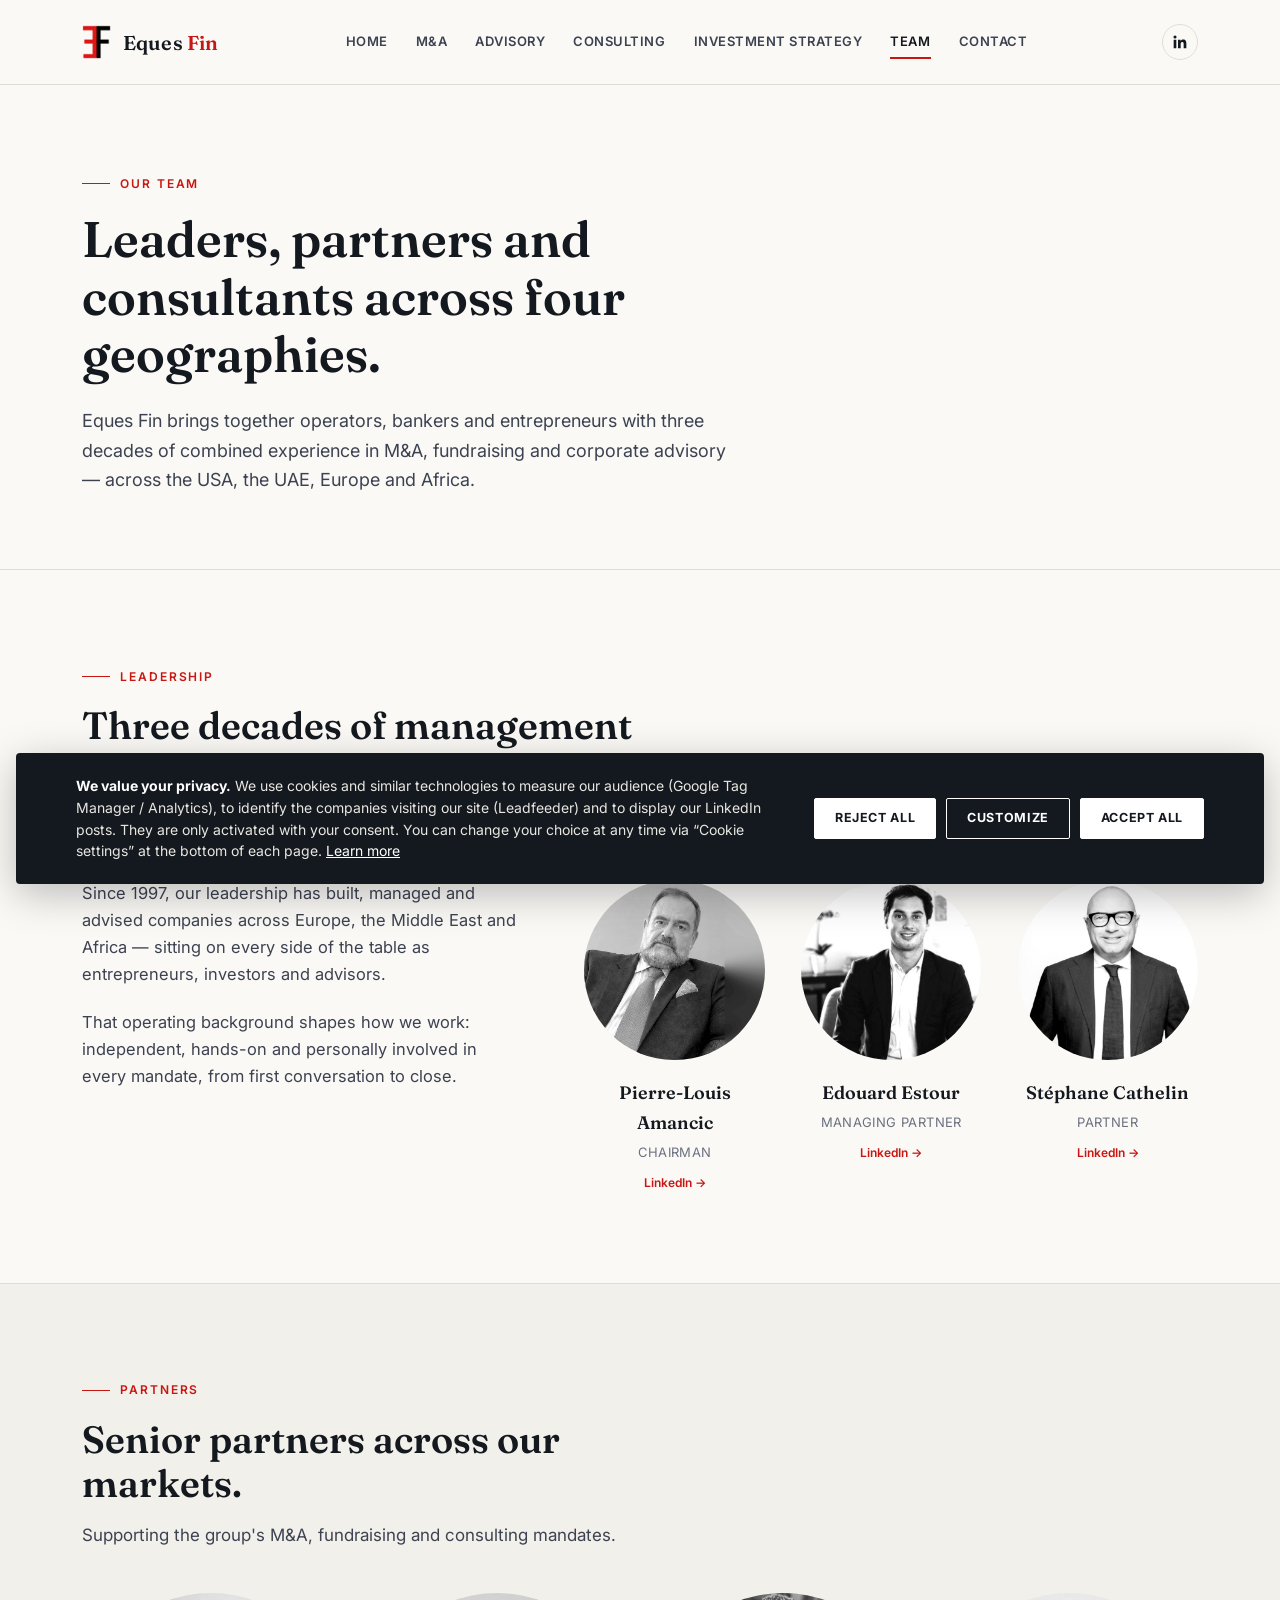
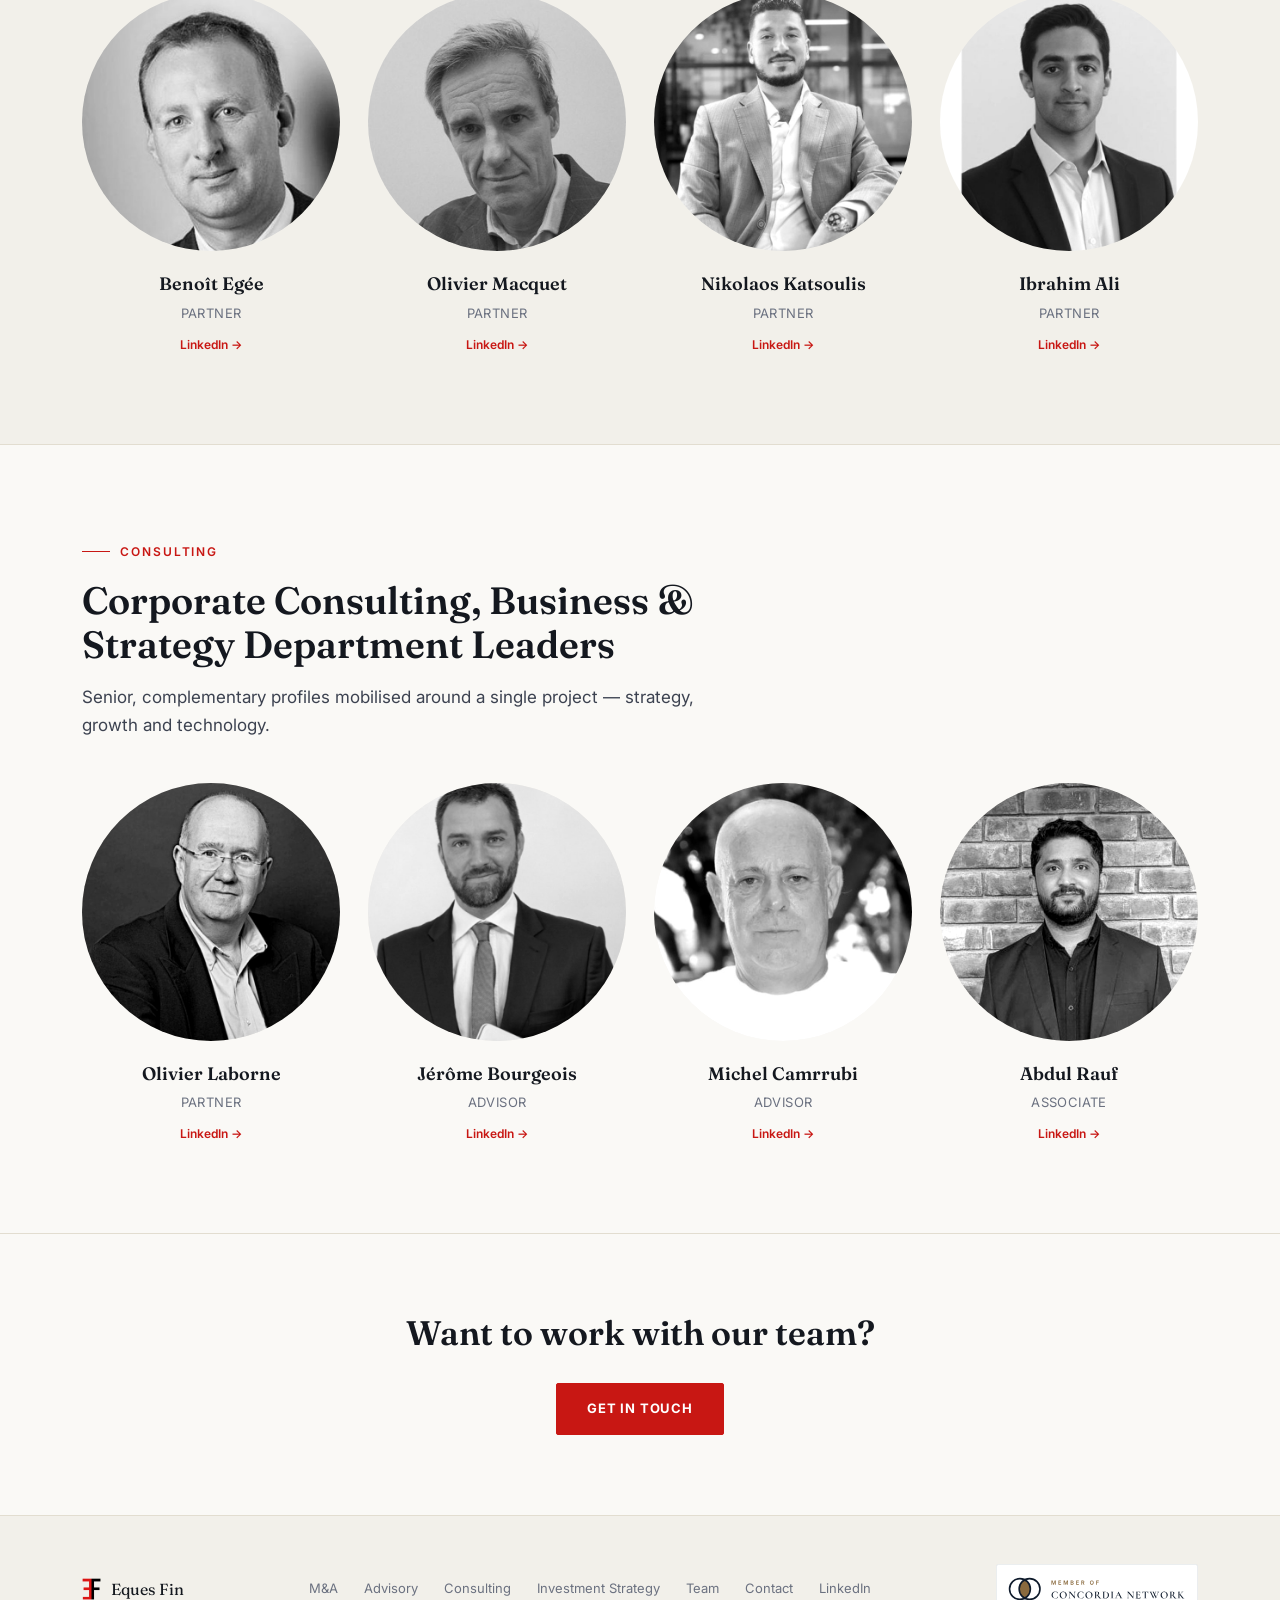
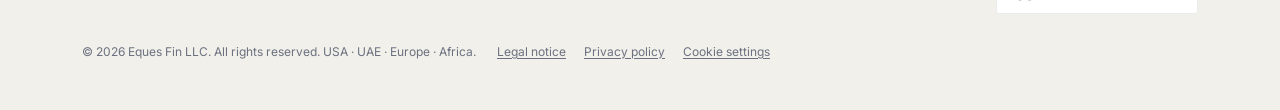
<file: team/index.html>
<!doctype html>
<html lang="en">
<head>
<!-- Consent: Google Consent Mode v2 defaults (denied). GTM and Leadfeeder are only loaded by /assets/js/consent.js after opt-in. -->
<script>window.dataLayer=window.dataLayer||[];function gtag(){dataLayer.push(arguments);}
gtag('consent','default',{ad_storage:'denied',ad_user_data:'denied',ad_personalization:'denied',analytics_storage:'denied',functionality_storage:'granted',security_storage:'granted',wait_for_update:500});</script>
<script src="/assets/js/consent.js?v=20261022" defer></script>
<meta charset="UTF-8">
<meta name="viewport" content="width=device-width, initial-scale=1">
<title>Our Team | Eques Fin</title>
<meta name="description" content="Meet the Eques Fin team — leadership, partners and the consulting practice — active across the USA, the UAE, Europe and Africa since 1997.">
<link rel="canonical" href="https://equesfin.com/team">
<meta property="og:type" content="website">
<meta property="og:site_name" content="Eques Fin">
<meta property="og:title" content="Our Team | Eques Fin">
<meta property="og:description" content="Meet the Eques Fin team — leadership, partners and the consulting practice — active across the USA, the UAE, Europe and Africa since 1997.">
<meta property="og:url" content="https://equesfin.com/team">
<meta property="og:image" content="https://equesfin.com/assets/img/group-banner.jpg">
<meta name="twitter:card" content="summary_large_image">
<link rel="icon" href="/assets/img/logo_icon.png">
<link rel="preconnect" href="https://fonts.googleapis.com"><link rel="preconnect" href="https://fonts.gstatic.com" crossorigin><link href="https://fonts.googleapis.com/css2?family=Fraunces:opsz,wght@9..144,500;9..144,600;9..144,650&family=Inter:wght@400;500;600;700&display=swap" rel="stylesheet">
<link rel="stylesheet" href="/assets/css/style.css?v=20261022">
</head>
<body>
<header class="site-nav">
  <div class="wrap">
    <a class="brand" href="/">
      <img src="/assets/img/logo_icon.png" alt="Eques Fin">
      <span class="brand-word">Eques <b>Fin</b></span>
    </a>
    <nav class="nav-links" id="navLinks">
      <a href="/" class="">Home</a>
      <a href="/m-a" class="">M&amp;A</a>
      <a href="/advisory" class="">Advisory</a>
      <a href="/consulting" class="">Consulting</a>
      <a href="/investment-strategy" class="">Investment Strategy</a>
      <a href="/team" class="active">Team</a>
      <a href="/contact" class="">Contact</a>
    </nav>
    <a class="nav-li" href="https://www.linkedin.com/company/equesfin/" target="_blank" rel="noopener" aria-label="Eques Fin on LinkedIn"><svg width="18" height="18" viewBox="0 0 24 24" fill="currentColor" aria-hidden="true"><path d="M20.45 20.45h-3.56v-5.57c0-1.33-.02-3.04-1.85-3.04-1.85 0-2.14 1.45-2.14 2.94v5.67H9.34V9h3.42v1.56h.05c.48-.9 1.64-1.85 3.38-1.85 3.6 0 4.27 2.37 4.27 5.46v6.28zM5.34 7.43a2.06 2.06 0 1 1 0-4.12 2.06 2.06 0 0 1 0 4.12zM7.12 20.45H3.56V9h3.56v11.45z"/></svg></a>
    <button class="nav-toggle" id="navToggle" aria-label="Menu"><span></span><span></span><span></span></button>
  </div>
</header>

<section class="page-hero">
  <div class="wrap">
    <p class="eyebrow">Our team</p>
    <h1>Leaders, partners and consultants across four geographies.</h1>
    <p class="lede">Eques Fin brings together operators, bankers and entrepreneurs with three decades of combined experience in M&amp;A, fundraising and corporate advisory &mdash; across the USA, the UAE, Europe and Africa.</p>
  </div>
</section>

<section class="team-section" id="leadership">
  <div class="wrap">
    <div class="section-head">
      <p class="eyebrow">Leadership</p>
      <h2>Three decades of management experience.</h2>
      <p class="sub">Chairman, Managing Partner and Partner driving the group's mandates.</p>
    </div>
    <div class="team-lead">
      <div class="prose">
        <p>Since 1997, our leadership has built, managed and advised companies across Europe, the Middle East and Africa &mdash; sitting on every side of the table as entrepreneurs, investors and advisors.</p>
        <p>That operating background shapes how we work: independent, hands-on and personally involved in every mandate, from first conversation to close.</p>
      </div>
      <div class="team-grid">
    <div class="team-card">
      <div class="team-photo"><img src="/assets/img/team/amancic.jpg?v=4" alt="Pierre-Louis Amancic"></div>
      <div class="name">Pierre-Louis Amancic</div>
      <div class="role">Chairman</div>
      <a class="li" href="https://www.linkedin.com/in/amancic/" target="_blank" rel="noopener">LinkedIn &rarr;</a>
    </div>
    <div class="team-card">
      <div class="team-photo"><img src="/assets/img/team/estour.jpg" alt="Edouard Estour"></div>
      <div class="name">Edouard Estour</div>
      <div class="role">Managing Partner</div>
      <a class="li" href="https://www.linkedin.com/in/edouard-estour/" target="_blank" rel="noopener">LinkedIn &rarr;</a>
    </div>
    <div class="team-card">
      <div class="team-photo"><img src="/assets/img/team/cathelin.jpg" alt="St&eacute;phane Cathelin"></div>
      <div class="name">St&eacute;phane Cathelin</div>
      <div class="role">Partner</div>
      <a class="li" href="https://www.linkedin.com/in/stephane-cathelin-0a02921ba/" target="_blank" rel="noopener">LinkedIn &rarr;</a>
    </div>
      </div>
    </div>
  </div>
</section>

<section class="team-section alt" id="partners">
  <div class="wrap">
    <div class="section-head">
      <p class="eyebrow">Partners</p>
      <h2>Senior partners across our markets.</h2>
      <p class="sub">Supporting the group's M&amp;A, fundraising and consulting mandates.</p>
    </div>
    <div class="team-grid cols-4">
    <div class="team-card">
      <div class="team-photo"><img src="/assets/img/team/egee.jpg" alt="Beno&icirc;t Eg&eacute;e"></div>
      <div class="name">Beno&icirc;t Eg&eacute;e</div>
      <div class="role">Partner</div>
      <a class="li" href="https://www.linkedin.com/in/benoitegee/" target="_blank" rel="noopener">LinkedIn &rarr;</a>
    </div>
    <div class="team-card">
      <div class="team-photo"><img src="/assets/img/team/macquet.jpg" alt="Olivier Macquet"></div>
      <div class="name">Olivier Macquet</div>
      <div class="role">Partner</div>
      <a class="li" href="https://www.linkedin.com/in/olivier-macquet-19a1b813/" target="_blank" rel="noopener">LinkedIn &rarr;</a>
    </div>
    <div class="team-card">
      <div class="team-photo"><img src="/assets/img/team/katsoulis.jpg" alt="Nikolaos Katsoulis"></div>
      <div class="name">Nikolaos Katsoulis</div>
      <div class="role">Partner</div>
      <a class="li" href="https://www.linkedin.com/in/nikolaos-katsoulis-7b3128251/" target="_blank" rel="noopener">LinkedIn &rarr;</a>
    </div>
    <div class="team-card">
      <div class="team-photo"><img src="/assets/img/team/ibrahim.jpg" alt="Ibrahim Ali"></div>
      <div class="name">Ibrahim Ali</div>
      <div class="role">Partner</div>
      <a class="li" href="https://www.linkedin.com/in/ibrahim-ali-539b5a187/" target="_blank" rel="noopener">LinkedIn &rarr;</a>
    </div>
    </div>
  </div>
</section>

<section class="team-section" id="consulting">
  <div class="wrap">
    <div class="section-head">
      <p class="eyebrow">Consulting</p>
      <h2>Corporate Consulting, Business &amp; Strategy Department Leaders</h2>
      <p class="sub">Senior, complementary profiles mobilised around a single project &mdash; strategy, growth and technology.</p>
    </div>
    <div class="team-grid cols-4">
    <div class="team-card">
      <div class="team-photo"><img src="/assets/img/team/laborne.jpg" alt="Olivier Laborne"></div>
      <div class="name">Olivier Laborne</div>
      <div class="role">Partner</div>
      <a class="li" href="https://www.linkedin.com/in/laborne/" target="_blank" rel="noopener">LinkedIn &rarr;</a>
    </div>
    <div class="team-card">
      <div class="team-photo"><img src="/assets/img/team/bourgeois.jpg" alt="J&eacute;r&ocirc;me Bourgeois"></div>
      <div class="name">J&eacute;r&ocirc;me Bourgeois</div>
      <div class="role">Advisor</div>
      <a class="li" href="https://www.linkedin.com/in/j%C3%A9r%C3%B4me-bourgeois-3804786b/" target="_blank" rel="noopener">LinkedIn &rarr;</a>
    </div>
    <div class="team-card">
      <div class="team-photo"><img src="/assets/img/team/camrrubi.jpg" alt="Michel Camrrubi"></div>
      <div class="name">Michel Camrrubi</div>
      <div class="role">Advisor</div>
      <a class="li" href="https://www.linkedin.com/in/africanteamcompany/" target="_blank" rel="noopener">LinkedIn &rarr;</a>
    </div>
    <div class="team-card">
      <div class="team-photo"><img src="/assets/img/team/rauf.jpg" alt="Abdul Rauf"></div>
      <div class="name">Abdul Rauf</div>
      <div class="role">Associate</div>
      <a class="li" href="https://www.linkedin.com/in/abdul-rauf-301607233/" target="_blank" rel="noopener">LinkedIn &rarr;</a>
    </div>
    </div>
  </div>
</section>

<section class="cta-band">
  <div class="wrap">
    <h2>Want to work with our team?</h2>
    <a class="btn primary" href="/contact">Get in touch</a>
  </div>
</section>
<footer>
  <div class="wrap footer-grid">
    <div class="footer-brand">
      <img src="/assets/img/logo_icon.png" alt="Eques Fin">
      Eques Fin
    </div>
    <div class="footer-links">
      <a href="/m-a">M&amp;A</a>
      <a href="/advisory">Advisory</a>
      <a href="/consulting">Consulting</a>
      <a href="/investment-strategy">Investment Strategy</a>
      <a href="/team">Team</a>
      <a href="/contact">Contact</a>
      <a href="https://www.linkedin.com/company/equesfin/" target="_blank" rel="noopener">LinkedIn</a>
    </div>
    <a class="footer-member" href="https://www.concordia-network.com" target="_blank" rel="noopener"><img src="/assets/img/concordia-member-light.svg" alt="Member of Concordia Network" width="200" height="50"></a>
    <div class="footer-copy">&copy; 2026 Eques Fin LLC. All rights reserved. USA &middot; UAE &middot; Europe &middot; Africa.
      <span class="footer-legal"><a href="/legal-notice">Legal notice</a><a href="/privacy-policy">Privacy policy</a><a href="/privacy-policy#cookies" data-cookie-settings>Cookie settings</a></span></div>
  </div>
</footer>
<script>
  var t=document.getElementById('navToggle'), n=document.getElementById('navLinks');
  if(t){t.addEventListener('click',function(){n.classList.toggle('open');});}
</script>
</body>
</html>
</file>
<file: assets/css/style.css>
/* ===== Eques Fin — Netlify rebuild ===== */

:root{
  --bg:#faf9f6;
  --bg-alt:#f2f0ea;
  --ink:#14181f;
  --ink-soft:#3c4250;
  --muted:#6b7180;
  --red:#c81713;
  --line:#e2ddd0;
  --white:#ffffff;
  --serif:"Fraunces", Georgia, "Times New Roman", serif;
  --sans:-apple-system, BlinkMacSystemFont, "Inter", "Segoe UI", Helvetica, Arial, sans-serif;
  --maxw:1180px;
}

*{box-sizing:border-box;}
html{scroll-behavior:smooth;}
body{
  margin:0;
  background:var(--bg);
  color:var(--ink);
  font-family:var(--sans);
  font-size:16px;
  line-height:1.65;
  -webkit-font-smoothing:antialiased;
}
img{max-width:100%;display:block;}
a{color:inherit;text-decoration:none;}
.wrap{max-width:var(--maxw);margin:0 auto;padding:0 32px;}

h1,h2,h3,h4{
  font-family:var(--serif);
  font-weight:600;
  line-height:1.15;
  margin:0;
  color:var(--ink);
}

.eyebrow{
  display:inline-flex;
  align-items:center;
  gap:10px;
  font-size:12px;
  font-weight:600;
  letter-spacing:.16em;
  text-transform:uppercase;
  color:var(--red);
  margin:0 0 18px;
}
.eyebrow::before{
  content:"";
  width:28px;
  height:1px;
  background:var(--red);
  display:inline-block;
}

/* ---------- Nav ---------- */
.site-nav{
  position:sticky;
  top:0;
  z-index:50;
  background:rgba(250,249,246,.92);
  backdrop-filter:saturate(180%) blur(8px);
  border-bottom:1px solid var(--line);
}
.site-nav .wrap{
  display:flex;
  align-items:center;
  justify-content:space-between;
  height:84px;
}
.brand{display:flex;align-items:center;gap:12px;}
.brand img{height:34px;width:auto;}
.brand-word{font-family:var(--serif);font-size:20px;font-weight:600;letter-spacing:.01em;}
.brand-word b{color:var(--red);font-weight:600;}

.nav-links{display:flex;align-items:center;gap:34px;}
.nav-links a{
  font-size:13px;
  font-weight:600;
  letter-spacing:.04em;
  text-transform:uppercase;
  color:var(--ink-soft);
  position:relative;
  padding:6px 0;
}
.nav-links a:hover,.nav-links a.active{color:var(--ink);}
.nav-links a.active::after{
  content:"";
  position:absolute;
  left:0;right:0;bottom:0;
  height:2px;
  background:var(--red);
}
.nav-cta{
  border:1px solid var(--ink);
  padding:9px 18px !important;
  border-radius:2px;
}
.nav-cta:hover{background:var(--ink);color:var(--white) !important;}

.nav-toggle{display:none;background:none;border:0;cursor:pointer;padding:8px;}
.nav-toggle span{display:block;width:22px;height:2px;background:var(--ink);margin:5px 0;}

.nav-li{
  display:flex;
  align-items:center;
  justify-content:center;
  width:36px;height:36px;
  border-radius:50%;
  color:var(--ink);
  border:1px solid var(--line);
  margin-left:8px;
  transition:background .2s ease,color .2s ease;
}
.nav-li:hover{background:var(--red);color:var(--white);border-color:var(--red);}
.nav-li-mobile{display:none;}

/* ---------- Hero ---------- */
.hero{
  padding:96px 0 76px;
  border-bottom:1px solid var(--line);
}
.hero.with-image{padding-top:64px;}
.hero-grid{
  display:grid;
  grid-template-columns:1.15fr .85fr;
  gap:64px;
  align-items:end;
}
.hero h1{
  font-size:clamp(38px,5vw,60px);
  max-width:15ch;
}
.hero .lede{
  margin-top:26px;
  font-size:19px;
  color:var(--ink-soft);
  max-width:46ch;
  line-height:1.6;
}
.hero-figure{position:relative;}
.hero-figure img{width:100%;height:auto;opacity:.9;}
.hero-figure .cap{
  margin-top:14px;
  font-size:12px;
  letter-spacing:.08em;
  text-transform:uppercase;
  color:var(--muted);
}

.page-hero{padding:80px 0 56px;border-bottom:1px solid var(--line);}
.page-hero h1{font-size:clamp(34px,4.6vw,50px);max-width:20ch;}
.page-hero .lede{margin-top:22px;font-size:18px;color:var(--ink-soft);max-width:60ch;}

/* ---------- Sections ---------- */
section{padding:88px 0;}
section.alt{background:var(--bg-alt);}
section.tight{padding:64px 0;}
.section-head{max-width:640px;margin-bottom:52px;}
.section-head h2{font-size:clamp(28px,3.4vw,38px);}
.section-head .sub{margin-top:16px;color:var(--ink-soft);font-size:17px;}

hr.rule{border:0;border-top:1px solid var(--line);margin:0;}

/* ---------- Numbered feature grid (replaces bullet lists) ---------- */
.grid-cards{
  display:grid;
  grid-template-columns:repeat(2,1fr);
  gap:1px;
  background:var(--line);
  border:1px solid var(--line);
}
.grid-cards.cols-4{grid-template-columns:repeat(4,1fr);}
.card{
  background:var(--bg);
  padding:40px 36px;
}
.card .num{
  font-family:var(--serif);
  font-size:14px;
  color:var(--red);
  letter-spacing:.06em;
}
.card h3{
  margin-top:16px;
  font-size:21px;
  font-weight:600;
}
.card p{
  margin-top:14px;
  color:var(--ink-soft);
  font-size:15.5px;
}

/* ---------- Flowing service sections (M&A / Advisory / Investment Strategy) ---------- */
.service-block{
  display:grid;
  grid-template-columns:220px 1fr;
  gap:40px;
  padding:44px 0;
  border-top:1px solid var(--line);
}
.service-block:first-of-type{border-top:1px solid var(--line);}
.service-block .label{
  font-family:var(--serif);
  font-size:20px;
  color:var(--ink);
  padding-top:2px;
}
.service-block .label .tag{
  display:block;
  font-family:var(--sans);
  font-size:11px;
  letter-spacing:.14em;
  text-transform:uppercase;
  color:var(--red);
  margin-bottom:10px;
  font-weight:700;
}
.service-block p{
  font-size:17px;
  color:var(--ink-soft);
  max-width:62ch;
  margin:0;
}
.services-list{border-bottom:1px solid var(--line);}

/* prose section for narrative copy without bullets */
.prose{max-width:70ch;}
.prose p{font-size:17px;color:var(--ink-soft);margin:0 0 20px;}
.prose h3{font-size:23px;margin:36px 0 14px;}
.prose h3 .tag{
  display:block;
  font-family:var(--sans);
  font-size:11px;
  letter-spacing:.14em;
  text-transform:uppercase;
  color:var(--red);
  margin-bottom:8px;
  font-weight:700;
}

/* ---------- Quote block ---------- */
.quote-block{
  display:grid;
  grid-template-columns:160px 1fr;
  gap:44px;
  align-items:center;
  padding:56px;
  background:var(--ink);
  color:var(--bg);
}
.quote-block img{
  width:150px;height:150px;
  border-radius:50%;
  object-fit:cover;
  filter:grayscale(1);
  border:1px solid rgba(255,255,255,.2);
}
.quote-block .mark{
  font-family:var(--serif);
  font-size:64px;
  line-height:.5;
  color:var(--red);
  display:block;
  margin-bottom:8px;
}
.quote-block blockquote{
  margin:0;
  font-family:var(--serif);
  font-size:22px;
  font-style:italic;
  line-height:1.5;
  color:#f4f2ec;
}
.quote-block figcaption{
  margin-top:20px;
  font-size:14px;
  color:#b9bcc4;
}
.quote-block figcaption b{color:var(--bg);font-weight:600;}

/* ---------- Closing CTA ---------- */
.cta-band{
  padding:80px 0;
  text-align:center;
  border-top:1px solid var(--line);
}
.cta-band h2{font-size:clamp(26px,3.4vw,34px);max-width:26ch;margin:0 auto;}
.cta-band .btn{margin-top:30px;}

.btn{
  display:inline-block;
  padding:14px 30px;
  border:1px solid var(--ink);
  font-size:13px;
  font-weight:700;
  letter-spacing:.06em;
  text-transform:uppercase;
  border-radius:2px;
}
.btn:hover{background:var(--ink);color:var(--white);}
.btn.primary{background:var(--red);border-color:var(--red);color:var(--white);}
.btn.primary:hover{background:#a51110;border-color:#a51110;}

/* ---------- Team ---------- */
.team-grid{
  display:grid;
  grid-template-columns:repeat(3,1fr);
  gap:44px 36px;
}
.team-card{}
.team-photo{
  aspect-ratio:1/1;
  overflow:hidden;
  background:var(--bg-alt);
}
.team-photo img{width:100%;height:100%;object-fit:cover;filter:grayscale(1) contrast(1.02);transition:filter .35s ease;}
.team-card .name{margin-top:18px;font-family:var(--serif);font-size:19px;font-weight:600;}
.team-card .role{margin-top:4px;font-size:13px;letter-spacing:.03em;color:var(--muted);text-transform:uppercase;}
.team-card .li{
  display:inline-flex;
  align-items:center;
  gap:6px;
  margin-top:10px;
  font-size:12px;
  color:var(--red);
  font-weight:600;
}

/* ---------- Contact ---------- */
.contact-grid{
  display:grid;
  grid-template-columns:1fr 1fr;
  gap:64px;
}
.form-row{margin-bottom:20px;}
.form-row label{
  display:block;
  font-size:12px;
  font-weight:700;
  letter-spacing:.06em;
  text-transform:uppercase;
  color:var(--muted);
  margin-bottom:8px;
}
.form-row input,.form-row select,.form-row textarea{
  width:100%;
  border:1px solid var(--line);
  background:var(--white);
  padding:13px 14px;
  font-family:var(--sans);
  font-size:15px;
  color:var(--ink);
  border-radius:2px;
}
.form-row input:focus,.form-row select:focus,.form-row textarea:focus{
  outline:none;
  border-color:var(--red);
}
.form-row textarea{resize:vertical;min-height:130px;}

.contact-info .block{margin-bottom:36px;}
.contact-info h3{font-size:13px;letter-spacing:.1em;text-transform:uppercase;color:var(--red);margin-bottom:12px;font-weight:700;}
.contact-info p{margin:0;color:var(--ink-soft);font-size:16px;line-height:1.6;}
.contact-info .addr{font-family:var(--serif);font-size:20px;color:var(--ink);margin-bottom:6px;}

/* ---------- Footer ---------- */
footer{
  border-top:1px solid var(--line);
  padding:48px 0;
  background:var(--bg-alt);
}
.footer-grid{
  display:flex;
  align-items:center;
  justify-content:space-between;
  flex-wrap:wrap;
  gap:20px;
}
.footer-brand{display:flex;align-items:center;gap:10px;font-family:var(--serif);font-size:16px;}
.footer-brand img{height:22px;}
.footer-links{display:flex;flex-wrap:wrap;gap:12px 26px;font-size:13px;color:var(--muted);}
.footer-links a:hover{color:var(--ink);}
.footer-member{display:inline-flex;}
.footer-member img{height:50px;width:auto;}
.footer-member:hover{opacity:.85;}
.footer-copy{font-size:12px;color:var(--muted);width:100%;margin-top:8px;}

/* ===== 2027 update — additions ===== */
.nav-links{gap:28px;}

/* Key figures */
.stats{
  display:grid;
  grid-template-columns:repeat(4,1fr);
  border-top:1px solid var(--line);
  border-bottom:1px solid var(--line);
}
.stat{padding:36px 28px;border-left:1px solid var(--line);}
.stat:first-child{border-left:0;padding-left:0;}
.stat .big{font-family:var(--serif);font-size:clamp(36px,4vw,48px);font-weight:600;line-height:1;color:var(--ink);}
.stat .big em{font-style:normal;color:var(--red);}
.stat p{margin:12px 0 0;font-size:14.5px;color:var(--ink-soft);line-height:1.5;}

/* Geographic footprint */
.geo .card .kind{
  display:inline-block;
  font-size:11px;
  font-weight:700;
  letter-spacing:.14em;
  text-transform:uppercase;
  color:var(--muted);
  margin-top:4px;
}

/* Practices (3 columns) */
.grid-cards.cols-3{grid-template-columns:repeat(3,1fr);}
.card .more{display:inline-block;margin-top:18px;font-size:12px;font-weight:700;letter-spacing:.06em;text-transform:uppercase;color:var(--red);}

/* Group structures */
.group-banner{width:100%;height:auto;margin-bottom:1px;}
.group .card h3{font-size:20px;}
.group .card a.site{display:inline-block;margin-top:14px;font-size:13px;color:var(--red);font-weight:600;}

/* Team segments */
.team-section + .team-section{border-top:1px solid var(--line);}
.team-section .section-head{margin-bottom:44px;}
.team-grid.cols-4{grid-template-columns:repeat(4,1fr);gap:40px 28px;}
.team-photo{border-radius:50%;}
.team-card{text-align:center;}
.team-card .name{font-size:18px;}
.team-lead{
  display:grid;
  grid-template-columns:1fr 1.4fr;
  gap:64px;
  align-items:start;
}
.team-lead .prose p{font-size:16.5px;}

/* Consulting: engagement models */
.models{counter-reset:m;}
.chips{display:flex;flex-wrap:wrap;gap:8px;margin-top:14px;}
.chips span{font-size:12.5px;padding:6px 12px;border:1px solid var(--line);border-radius:999px;color:var(--ink-soft);background:var(--white);}
.when-list{margin:0;padding:0;list-style:none;}
.when-list li{padding:18px 0 18px 44px;border-top:1px solid var(--line);position:relative;font-size:17px;color:var(--ink-soft);}
.when-list li:last-child{border-bottom:1px solid var(--line);}
.when-list li span{position:absolute;left:0;top:18px;font-family:var(--serif);color:var(--red);font-size:15px;}


/* ===== Legal pages & cookie consent ===== */
.footer-legal{display:inline-flex;flex-wrap:wrap;gap:6px 18px;margin-left:18px;}
.footer-legal a{text-decoration:underline;text-underline-offset:2px;}
.footer-legal a:hover{color:var(--ink);}
.form-note{font-size:12.5px;color:var(--muted);margin:0 0 18px;line-height:1.5;}
.form-note a{text-decoration:underline;}
.legal a{color:var(--red);text-decoration:underline;text-underline-offset:2px;}
.legal h3{font-size:21px;}
.table-wrap{overflow-x:auto;margin:0 0 22px;}
.legal table{width:100%;border-collapse:collapse;font-size:14.5px;min-width:560px;}
.legal th,.legal td{text-align:left;vertical-align:top;padding:12px 14px;border-bottom:1px solid var(--line);color:var(--ink-soft);}
.legal th{font-size:11px;letter-spacing:.1em;text-transform:uppercase;color:var(--muted);border-bottom:1px solid var(--ink);}
.legal code{font-size:13px;background:var(--bg-alt);padding:1px 5px;border-radius:2px;}

.cc-banner{position:fixed;left:16px;right:16px;bottom:16px;z-index:200;background:var(--ink);color:#e9e7e1;border-radius:4px;box-shadow:0 10px 40px rgba(0,0,0,.25);}
.cc-inner{max-width:var(--maxw);margin:0 auto;padding:22px 26px;display:flex;gap:28px;align-items:center;}
.cc-text{font-size:14px;line-height:1.55;flex:1;}
.cc-text strong{color:#fff;}
.cc-text a{color:#fff;text-decoration:underline;}
.cc-actions{display:flex;gap:10px;flex-wrap:wrap;}
.cc-btn{font:700 12.5px/1 var(--sans);letter-spacing:.05em;text-transform:uppercase;padding:13px 20px;border-radius:2px;cursor:pointer;border:1px solid currentColor;background:transparent;color:inherit;white-space:nowrap;}
.cc-banner .cc-btn{color:#fff;}
.cc-btn[data-cc="accept"],.cc-btn[data-cc="reject"]{background:#fff;color:var(--ink);border-color:#fff;}
.cc-btn:hover{opacity:.85;}
.cc-modal{position:fixed;inset:0;z-index:210;background:rgba(20,24,31,.55);display:flex;align-items:center;justify-content:center;padding:16px;}
.cc-modal[hidden]{display:none;}
.cc-panel{background:var(--bg);color:var(--ink);max-width:620px;width:100%;max-height:calc(100vh - 32px);overflow:auto;padding:32px;border-radius:4px;}
.cc-panel h2{font-size:26px;}
.cc-lead{color:var(--ink-soft);font-size:15px;margin:10px 0 18px;}
.cc-row{display:flex;gap:18px;align-items:center;justify-content:space-between;padding:16px 0;border-top:1px solid var(--line);cursor:pointer;position:relative;}
.cc-row b{font-size:15px;}
.cc-row p{margin:4px 0 0;font-size:13.5px;color:var(--muted);line-height:1.5;}
.cc-always{font-size:12px;font-weight:700;color:var(--muted);white-space:nowrap;}
.cc-row input{position:absolute;opacity:0;width:1px;height:1px;}
.cc-switch{flex:none;width:44px;height:24px;border-radius:12px;background:#c9c5bb;position:relative;transition:background .2s;}
.cc-switch::after{content:"";position:absolute;top:3px;left:3px;width:18px;height:18px;border-radius:50%;background:#fff;transition:transform .2s;}
.cc-row input:checked + .cc-switch{background:var(--red);}
.cc-row input:checked + .cc-switch::after{transform:translateX(20px);}
.cc-row input:focus-visible + .cc-switch{outline:2px solid var(--ink);outline-offset:2px;}
.cc-panel .cc-actions{margin-top:22px;justify-content:flex-end;border-top:1px solid var(--line);padding-top:20px;}
.cc-panel .cc-btn{color:var(--ink);}
.cc-panel .cc-btn[data-cc="accept"],.cc-panel .cc-btn[data-cc="reject"]{background:var(--ink);color:#fff;border-color:var(--ink);}
@media (max-width:820px){
  .cc-inner{flex-direction:column;align-items:stretch;gap:16px;padding:18px;}
  .cc-actions .cc-btn{flex:1;}
  .footer-legal{margin-left:0;display:flex;margin-top:8px;}
}

/* ---------- Responsive ---------- */
@media (max-width:1080px){
  .nav-links{gap:20px;}
  .nav-links a{font-size:12px;}
}
@media (max-width:920px){
  .hero-grid{grid-template-columns:1fr;gap:36px;}
  .grid-cards{grid-template-columns:repeat(2,1fr) !important;}
  .service-block{grid-template-columns:1fr;gap:14px;}
  .quote-block{grid-template-columns:1fr;text-align:center;padding:40px 28px;}
  .quote-block img{margin:0 auto;}
  .contact-grid{grid-template-columns:1fr;gap:48px;}
  .team-grid,.team-grid.cols-4{grid-template-columns:repeat(2,1fr);}
  .team-lead{grid-template-columns:1fr;gap:40px;}
  .stats{grid-template-columns:repeat(2,1fr);}
  .stat:nth-child(3){border-left:0;padding-left:0;}
  .stat:nth-child(n+3){border-top:1px solid var(--line);}
}
@media (max-width:720px){
  /* backdrop-filter on an ancestor creates a containing block for fixed
     descendants in most browsers, which breaks the full-screen mobile
     menu below (it gets confined to the header's own box instead of the
     viewport). Drop the blur on mobile so position:fixed works normally. */
  .site-nav{backdrop-filter:none;background:var(--bg);}

  .nav-links{
    display:flex;
    position:fixed;
    top:84px;left:0;right:0;bottom:0;
    width:100%;
    height:calc(100% - 84px);
    background-color:var(--bg);
    opacity:1;
    z-index:100;
    flex-direction:column;
    align-items:stretch;
    padding:32px;
    gap:6px;
    overflow-y:auto;
    -webkit-overflow-scrolling:touch;
    clip-path:inset(0 0 0 100%);
    transition:clip-path .3s ease, visibility .3s;
    visibility:hidden;
  }
  .nav-links.open{clip-path:inset(0 0 0 0);visibility:visible;}
  .nav-links a{
    width:100%;
    padding:16px 4px;
    border-bottom:1px solid var(--line);
    font-size:15px;
  }
  .nav-li{z-index:101;position:relative;margin-left:auto;margin-right:8px;}
  .nav-toggle{display:block;position:relative;z-index:101;}
  .grid-cards{grid-template-columns:1fr !important;}
  .grid-cards.cols-4{grid-template-columns:1fr !important;}
  section{padding:56px 0;}
  .wrap{padding:0 22px;}
  .team-grid,.team-grid.cols-4{grid-template-columns:repeat(2,1fr);gap:30px 20px;}
  .stat{padding:26px 16px;}
  .stat:nth-child(odd){padding-left:0;}
}

/* ---------- LinkedIn feed (home) ---------- */
.li-consent{border:1px solid var(--line);background:var(--bg);padding:28px 32px;margin-bottom:28px;display:flex;align-items:center;justify-content:space-between;gap:24px;flex-wrap:wrap;}
.li-consent[hidden]{display:none;}
.li-consent p{margin:0;color:var(--ink-soft);font-size:15px;}
.li-grid{display:grid;grid-template-columns:repeat(3,1fr);gap:24px;align-items:stretch;}
.li-loaded .li-grid{align-items:start;}
.li-post{background:var(--white);border:1px solid var(--line);min-height:120px;display:flex;flex-direction:column;}
.li-post iframe{display:block;width:100%;height:620px;border:0;}
.li-fallback{display:block;padding:18px 24px 24px;font-size:13px;font-weight:600;color:var(--red);}
.li-loaded .li-fallback{border-top:1px solid var(--line);}
.li-follow{margin-top:40px;text-align:center;}
.li-teaser{padding:28px 24px 8px;flex:1;}
.li-author{font-size:12px;font-weight:600;letter-spacing:.08em;text-transform:uppercase;color:var(--muted);}
.li-teaser p{margin:12px 0 0;font-family:var(--serif);font-size:19px;line-height:1.35;color:var(--ink);}
.li-loaded .li-teaser{display:none;}
@media (max-width:980px){.li-grid{grid-template-columns:1fr;max-width:560px;margin:0 auto;}}
</file>
